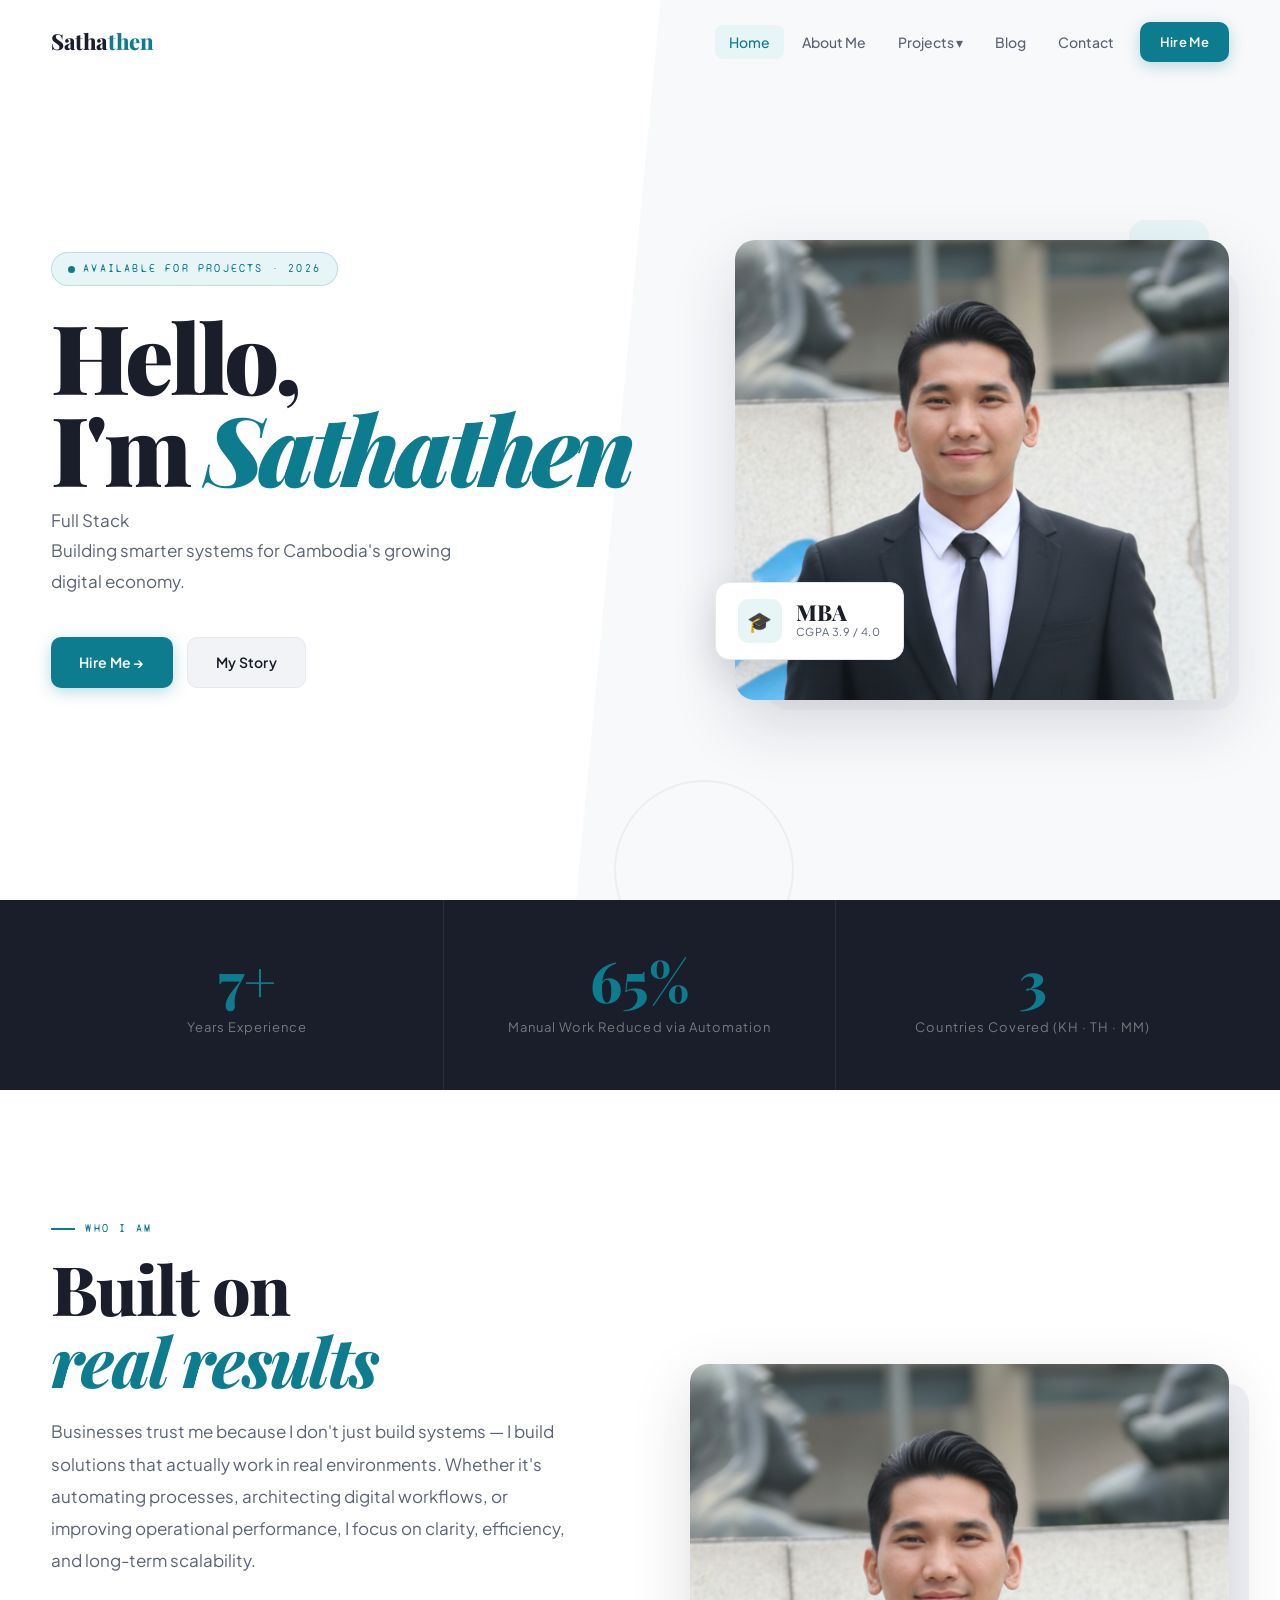
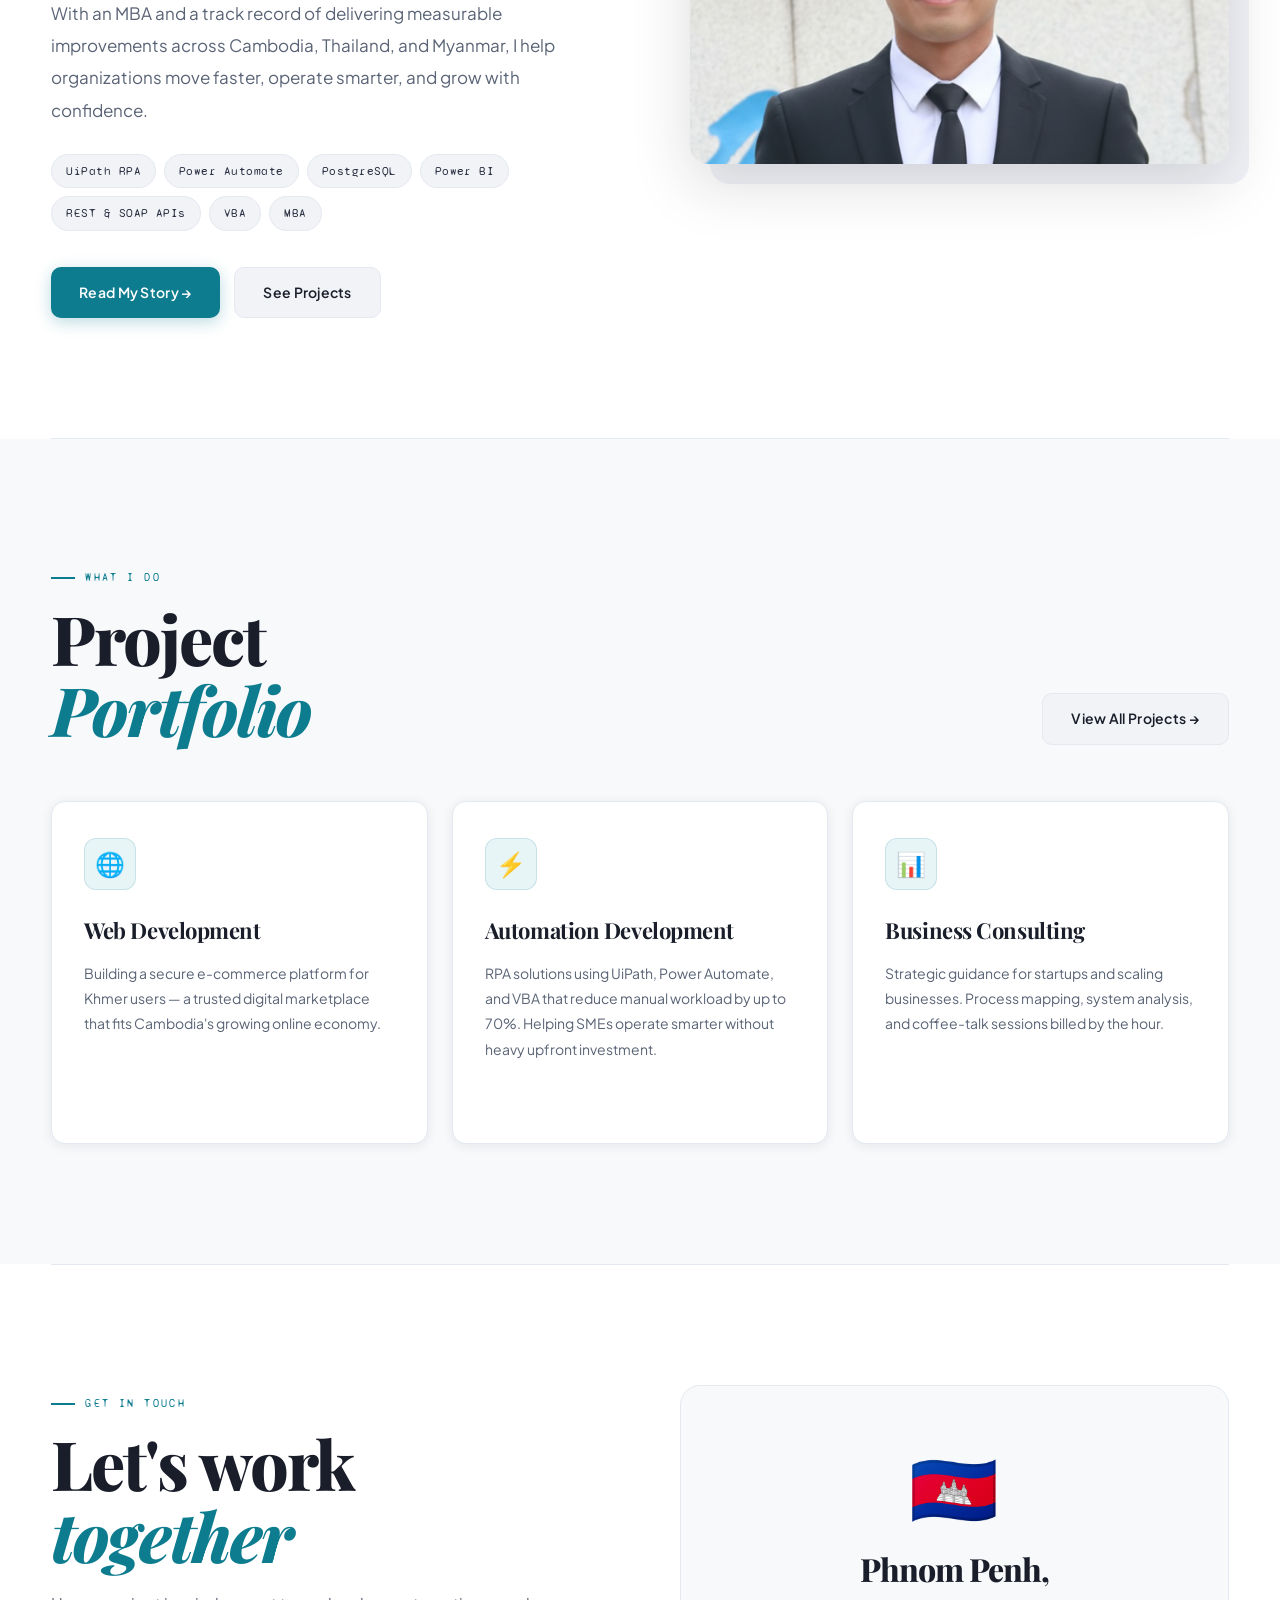
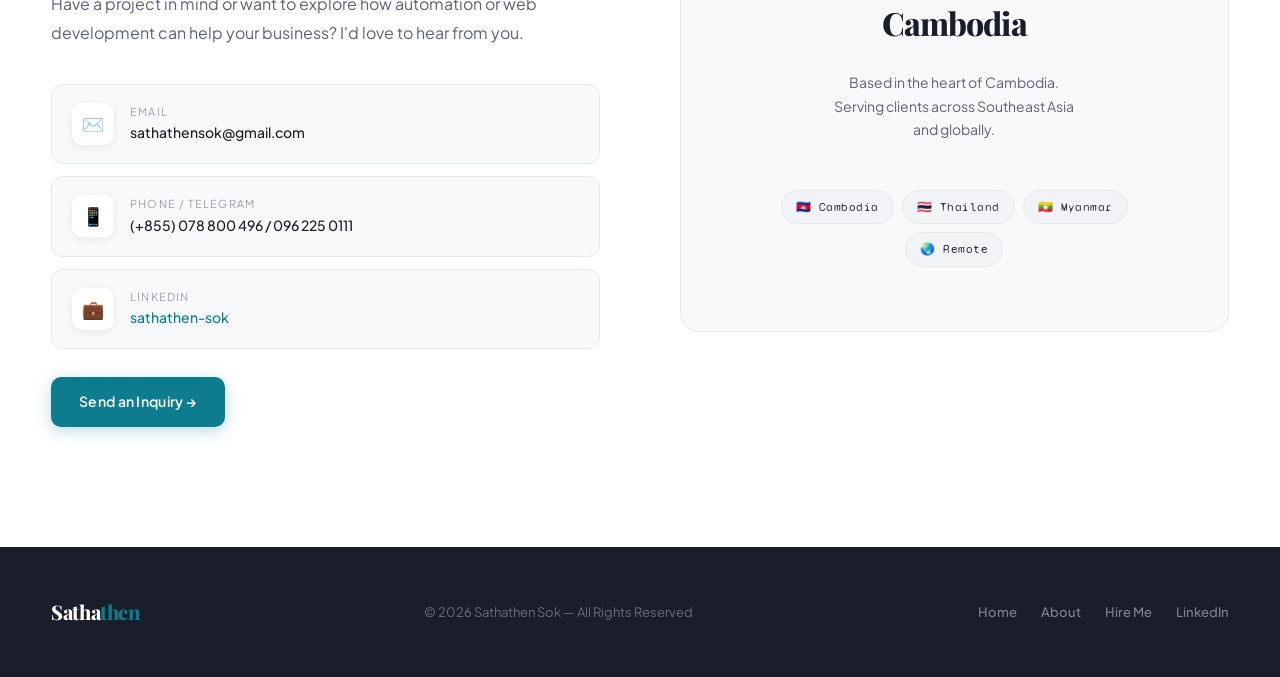
<file: index.html>
<!DOCTYPE html>
<html lang="en">
<head>
  <meta charset="UTF-8">
  <meta name="viewport" content="width=device-width, initial-scale=1.0">
  <title>Sathathen — Developer & Consultant</title>
  <link rel="stylesheet" href="./Style.css">
</head>
<body>

  <header>
    <nav>
      <h1 class="logo">Satha<span>then</span></h1>
      <ul>
        <li><a href="./index.html" class="active">Home</a></li>
        <li><a href="./aboutme.html">About Me</a></li>
        <li class="dropdown">
          <a href="#">Projects ▾</a>
          <div class="dropdown-content">
            <a href="./fullstack.html">Full Stack Web Developer</a>
            <a href="./automation.html">Automation Developer</a>
            <a href="./businessanalysis.html">Business & Process Analysis</a>
          </div>
        </li>
        <li><a href="./blog.html">Blog</a></li>
        <li><a href="#contact">Contact</a></li>
        <li><a href="./hireme.html" class="btn" style="padding:9px 20px;font-size:13px;margin-left:8px;">Hire Me</a></li>
      </ul>
      <button class="hamburger" aria-label="Open menu">
        <span></span><span></span><span></span>
      </button>
    </nav>
  </header>

  <div class="mobile-menu">
    <span class="mobile-close">✕</span>
    <a href="./index.html">Home</a>
    <a href="./aboutme.html">About Me</a>
    <a href="./automation.html">Projects</a>
    <a href="./blog.html">Blog</a>
    <a href="#contact">Contact</a>
    <a href="./hireme.html">Hire Me</a>
  </div>

  <!-- ── HERO ───────────────────────────────────────── -->
  <section id="home" class="hero">
    <div class="hero-inner">

      <div class="hero-content">
        <div class="hero-eyebrow">Available for projects · 2026</div>
        <h1>Hello,<br>I'm <em>Sathathen</em></h1>
        <p class="hero-sub">
          <span data-typing='["Full Stack Developer","Automation Engineer","Business Consultant","MBA Graduate"]'>Full Stack Developer</span>
          <br>Building smarter systems for Cambodia's growing digital economy.
        </p>
        <div class="hero-actions">
          <a href="./hireme.html" class="btn">Hire Me →</a>
          <a href="./aboutme.html" class="btn-ghost">My Story</a>
        </div>
      </div>

      <div class="hero-image-side">
        <img src="./Image/Profile Picture.png" alt="Sathathen" class="hero-img">
        <div class="hero-badge">
          <div class="hero-badge-icon">🎓</div>
          <div>
            <div class="hero-badge-num">MBA</div>
            <div class="hero-badge-label">CGPA 3.9 / 4.0</div>
          </div>
        </div>
      </div>

    </div>
  </section>

  <!-- ── STATS ──────────────────────────────────────── -->
  <div class="stats-strip">
    <div class="stats-inner">
      <div class="stat-box fade-up">
        <div class="stat-num"><span data-count="8" data-suffix="+">5+</span></div>
        <div class="stat-label">Years Experience</div>
      </div>
      <div class="stat-box fade-up">
        <div class="stat-num"><span data-count="70" data-suffix="%">70%</span></div>
        <div class="stat-label">Manual Work Reduced via Automation</div>
      </div>
      <div class="stat-box fade-up">
        <div class="stat-num"><span data-count="4">3</span></div>
        <div class="stat-label">Countries Covered (KH · TH · MM)</div>
      </div>
    </div>
  </div>

  <!-- ── ABOUT ──────────────────────────────────────── -->
  <section id="about" class="about-home">
    <div class="about-home-inner">

      <div class="about-home-text fade-up">
        <div class="section-label">Who I Am</div>
        <h2 class="section-title">Built on<br><em>real results</em></h2>
        <p style="margin-top:20px;">
          Businesses trust me because I don't just build systems — I build solutions that actually
          work in real environments. Whether it's automating processes, architecting digital
          workflows, or improving operational performance, I focus on clarity, efficiency,
          and long-term scalability.
        </p>
        <p>
          With an MBA and a track record of delivering measurable improvements across Cambodia,
          Thailand, and Myanmar, I help organizations move faster, operate smarter,
          and grow with confidence.
        </p>
        <div class="tag-row">
          <span class="tag">UiPath RPA</span>
          <span class="tag">Power Automate</span>
          <span class="tag">PostgreSQL</span>
          <span class="tag">Power BI</span>
          <span class="tag">REST & SOAP APIs</span>
          <span class="tag">VBA</span>
          <span class="tag">MBA</span>
        </div>
        <div style="margin-top:36px; display:flex; gap:14px;">
          <a href="./aboutme.html" class="btn">Read My Story →</a>
          <a href="./automation.html" class="btn-ghost">See Projects</a>
        </div>
      </div>

      <div class="about-home-image fade-in">
        <img src="./Image/Profile Picture.png" alt="Sathathen">
      </div>

    </div>
  </section>

  <div class="divider"></div>

  <!-- ── PROJECTS ───────────────────────────────────── -->
  <section id="projects" class="projects-home">
    <div class="projects-home-inner">
      <div class="projects-header">
        <div>
          <div class="section-label fade-up">What I Do</div>
          <h2 class="section-title fade-up">Project<br><em>Portfolio</em></h2>
        </div>
        <a href="./automation.html" class="btn-ghost fade-up">View All Projects →</a>
      </div>

      <div class="projects-grid">
        <div class="project-card fade-up">
          <div class="card-icon">🌐</div>
          <h3>Web Development</h3>
          <p>Building a secure e-commerce platform for Khmer users — a trusted digital marketplace
          that fits Cambodia's growing online economy.</p>
          <a href="./fullstack.html" class="card-link">View Projects →</a>
        </div>

        <div class="project-card fade-up">
          <div class="card-icon">⚡</div>
          <h3>Automation Development</h3>
          <p>RPA solutions using UiPath, Power Automate, and VBA that reduce manual workload by up
          to 70%. Helping SMEs operate smarter without heavy upfront investment.</p>
          <a href="./automation.html" class="card-link">View Projects →</a>
        </div>

        <div class="project-card fade-up">
          <div class="card-icon">📊</div>
          <h3>Business Consulting</h3>
          <p>Strategic guidance for startups and scaling businesses. Process mapping, system
          analysis, and coffee-talk sessions billed by the hour.</p>
          <a href="./businessanalysis.html" class="card-link">View Projects →</a>
        </div>
      </div>
    </div>
  </section>

  <div class="divider"></div>

  <!-- ── CONTACT ────────────────────────────────────── -->
  <section id="contact" class="contact-home">
    <div class="contact-home-inner">

      <div class="contact-info fade-up">
        <div class="section-label">Get In Touch</div>
        <h2 class="section-title">Let's work<br><em>together</em></h2>
        <p style="margin-top:20px;">
          Have a project in mind or want to explore how automation or web development
          can help your business? I'd love to hear from you.
        </p>

        <div class="contact-item">
          <div class="contact-item-icon">✉️</div>
          <div>
            <div class="contact-item-label">Email</div>
            <div class="contact-item-value">sathathensok@gmail.com</div>
          </div>
        </div>
        <div class="contact-item">
          <div class="contact-item-icon">📱</div>
          <div>
            <div class="contact-item-label">Phone / Telegram</div>
            <div class="contact-item-value">(+855) 078 800 496 / 096 225 0111</div>
          </div>
        </div>
        <div class="contact-item">
          <div class="contact-item-icon">💼</div>
          <div>
            <div class="contact-item-label">LinkedIn</div>
            <div class="contact-item-value">
              <a href="https://www.linkedin.com/in/sathathen-sok-219b62143/"
                 style="color:var(--accent);">sathathen-sok</a>
            </div>
          </div>
        </div>
        <div style="margin-top:28px;">
          <a href="./hireme.html" class="btn">Send an Inquiry →</a>
        </div>
      </div>

      <div class="contact-box fade-in">
        <div class="contact-box-flag">🇰🇭</div>
        <h3>Phnom Penh,<br>Cambodia</h3>
        <p>Based in the heart of Cambodia. Serving clients across Southeast Asia and globally.</p>
        <div class="tag-row" style="justify-content:center;">
          <span class="tag">🇰🇭 Cambodia</span>
          <span class="tag">🇹🇭 Thailand</span>
          <span class="tag">🇲🇲 Myanmar</span>
          <span class="tag">🌏 Remote</span>
        </div>
      </div>

    </div>
  </section>

  <footer>
    <div class="footer-inner">
      <div class="footer-logo">Satha<span>then</span></div>
      <p class="footer-copy">© 2026 Sathathen Sok — All Rights Reserved</p>
      <div class="footer-links">
        <a href="./index.html">Home</a>
        <a href="./aboutme.html">About</a>
        <a href="./hireme.html">Hire Me</a>
        <a href="https://www.linkedin.com/in/sathathen-sok-219b62143/">LinkedIn</a>
      </div>
    </div>
  </footer>

  <script src="./main.js"></script>
</body>
</html>
</file>
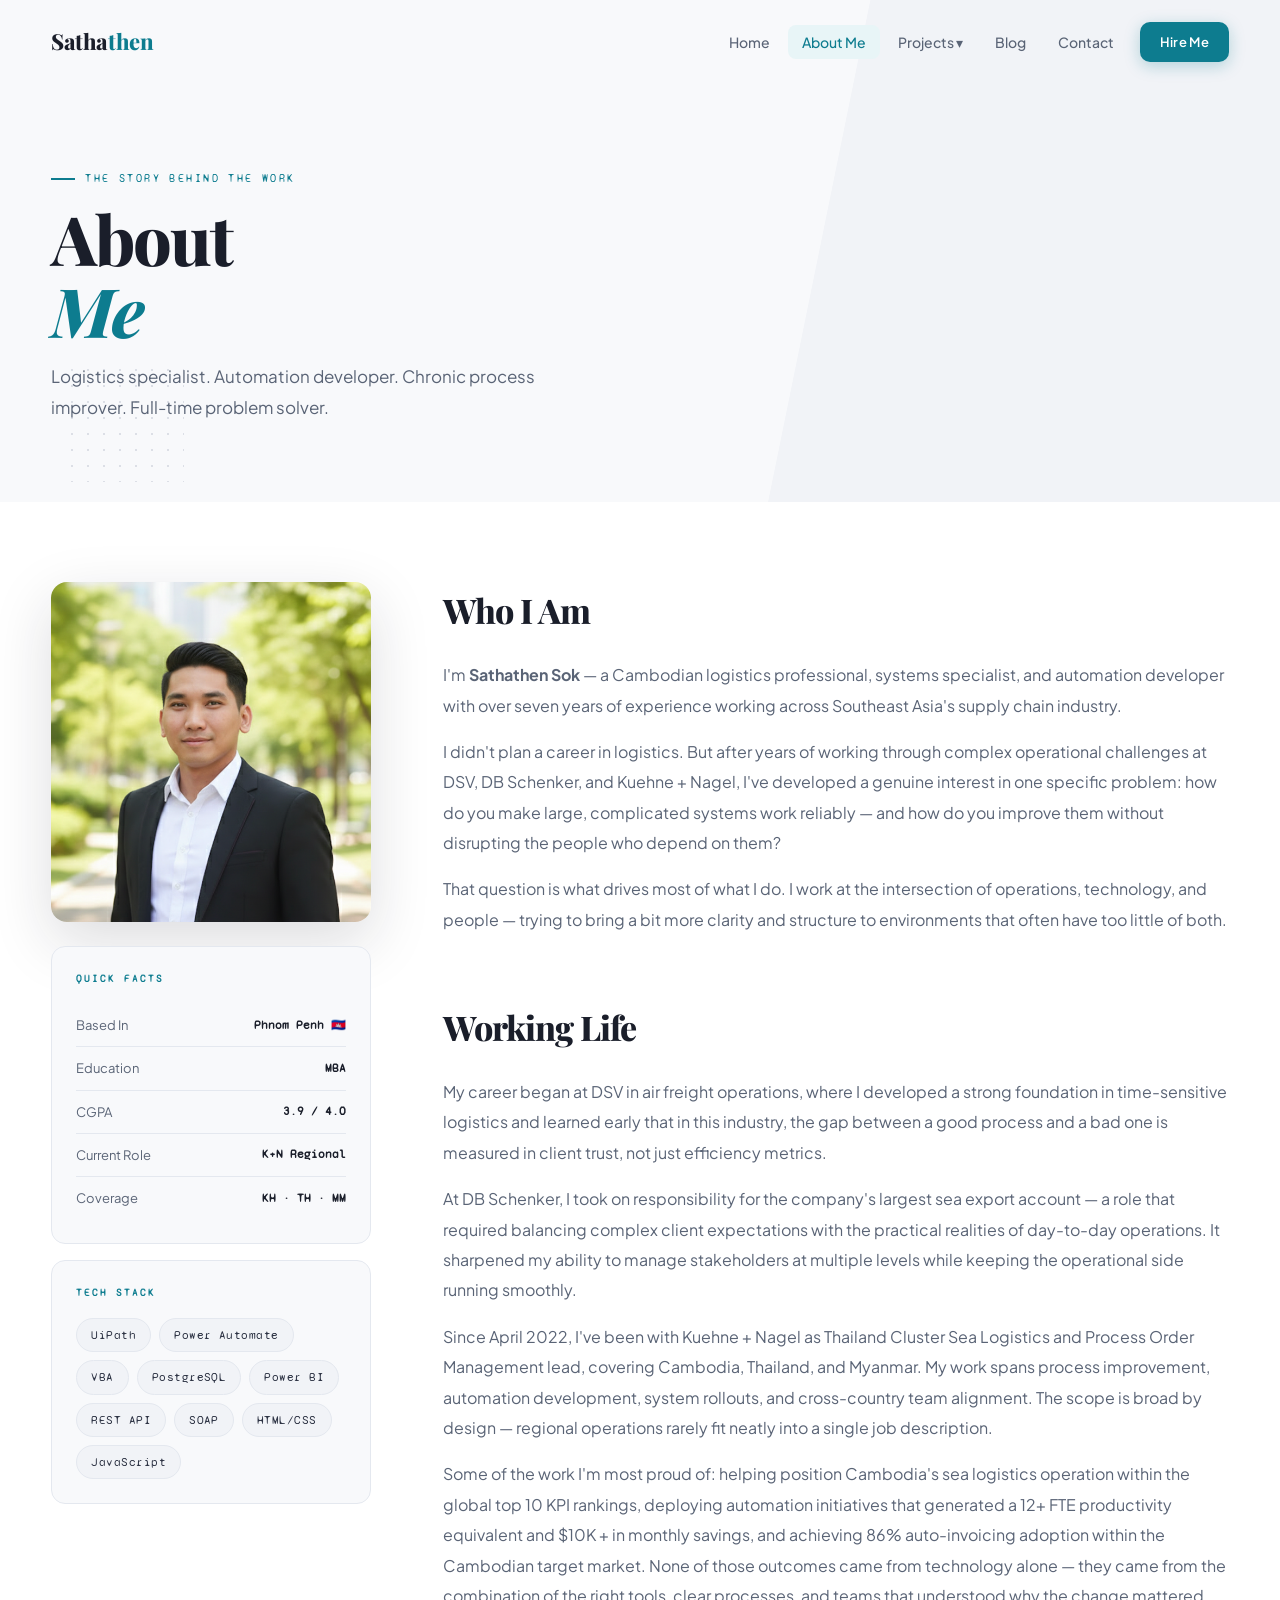
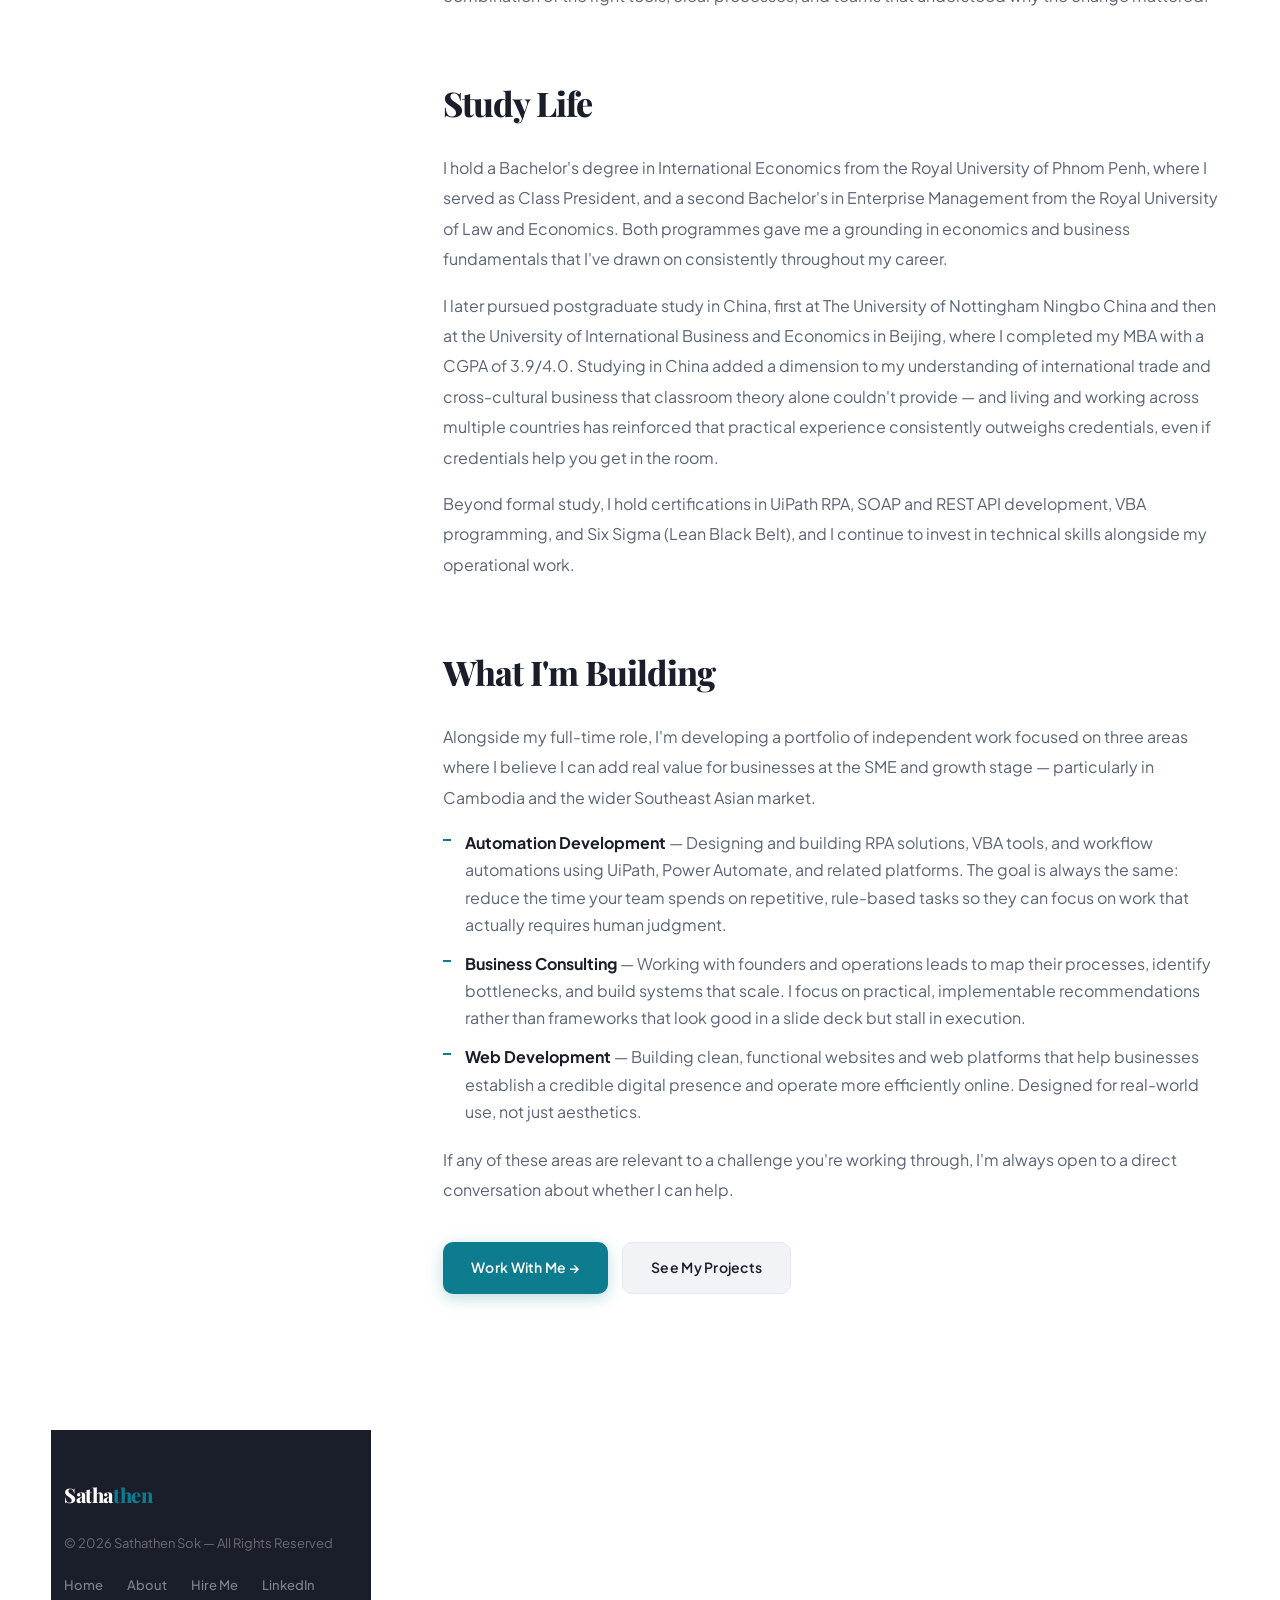
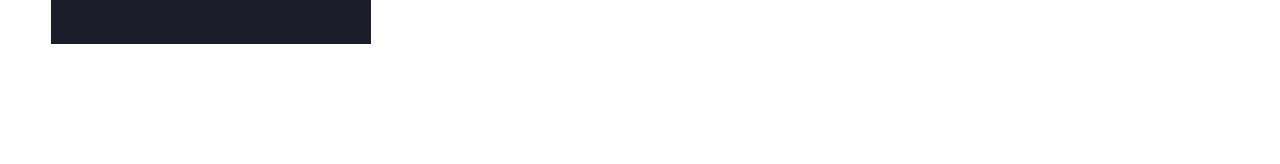
<file: aboutme.html>
<!DOCTYPE html>
<html lang="en">
<head>
  <meta charset="UTF-8">
  <meta name="viewport" content="width=device-width, initial-scale=1.0">
  <title>About Me — Sathathen</title>
  <link rel="stylesheet" href="./Style.css">
</head>
<body>

  <header>
    <nav>
      <h1 class="logo">Satha<span>then</span></h1>
      <ul>
        <li><a href="./index.html">Home</a></li>
        <li><a href="./aboutme.html" class="active">About Me</a></li>
        <li class="dropdown">
          <a href="#">Projects ▾</a>
          <div class="dropdown-content">
            <a href="./fullstack.html">Full Stack Web Developer</a>
            <a href="./automation.html">Automation Developer</a>
            <a href="./businessanalysis.html">Business & Process Analysis</a>
          </div>
        </li>
        <li><a href="./blog.html">Blog</a></li>
        <li><a href="./index.html#contact">Contact</a></li>
        <li><a href="./hireme.html" class="btn" style="padding:9px 20px;font-size:13px;margin-left:8px;">Hire Me</a></li>
      </ul>
      <button class="hamburger"><span></span><span></span><span></span></button>
    </nav>
  </header>

  <div class="mobile-menu">
    <span class="mobile-close">✕</span>
    <a href="./index.html">Home</a>
    <a href="./aboutme.html">About Me</a>
    <a href="./automation.html">Projects</a>
    <a href="./blog.html">Blog</a>
    <a href="./index.html#contact">Contact</a>
    <a href="./hireme.html">Hire Me</a>
  </div>

  <div class="page-hero">
    <div class="page-hero-inner fade-up">
      <div class="section-label">The Story Behind the Work</div>
      <h1 class="section-title">About<br><em>Me</em></h1>
      <p class="section-desc">
       Logistics specialist. Automation developer. Chronic process improver. Full-time problem solver.
      </p>
    </div>
  </div>

  <div class="about-full-layout">

    <!-- Sidebar -->
    <aside class="sidebar fade-in">
      <img src="./Image/Aboutme.png" alt="Sathathen" class="sidebar-img">

      <div class="sidebar-card">
        <h4>Quick Facts</h4>
        <div class="sidebar-row"><span>Based In</span><span>Phnom Penh 🇰🇭</span></div>
        <div class="sidebar-row"><span>Education</span><span>MBA</span></div>
        <div class="sidebar-row"><span>CGPA</span><span>3.9 / 4.0</span></div>
        <div class="sidebar-row"><span>Current Role</span><span>K+N Regional</span></div>
        <div class="sidebar-row"><span>Coverage</span><span>KH · TH · MM</span></div>
      </div>

      <div class="sidebar-card" style="margin-top:16px;">
        <h4>Tech Stack</h4>
        <div class="tag-row" style="margin-top:0;">
          <span class="tag">UiPath</span>
          <span class="tag">Power Automate</span>
          <span class="tag">VBA</span>
          <span class="tag">PostgreSQL</span>
          <span class="tag">Power BI</span>
          <span class="tag">REST API</span>
          <span class="tag">SOAP</span>
          <span class="tag">HTML/CSS</span>
          <span class="tag">JavaScript</span>
        </div>
      </div>
    </aside>

    <!-- Content -->
    <main>

      <div class="content-block fade-up">
        <h3>Who I Am</h3>
        <p>
          I'm <strong>Sathathen Sok</strong> — a Cambodian logistics professional, systems specialist,
          and automation developer with over seven years of experience working across Southeast Asia's
          supply chain industry.
        </p>
        <p>
          I didn't plan a career in logistics. But after years of working through complex operational
          challenges at DSV, DB Schenker, and Kuehne + Nagel, I've developed a genuine interest in
          one specific problem: how do you make large, complicated systems work reliably — and how do
          you improve them without disrupting the people who depend on them?
        </p>
        <p>
          That question is what drives most of what I do. I work at the intersection of operations,
          technology, and people — trying to bring a bit more clarity and structure to environments
          that often have too little of both.
        </p>
      </div>

      <div class="content-block fade-up">
        <h3>Working Life</h3>
        <p>
          My career began at DSV in air freight operations, where I developed a strong foundation
          in time-sensitive logistics and learned early that in this industry, the gap between a
          good process and a bad one is measured in client trust, not just efficiency metrics.
        </p>
        <p>
          At DB Schenker, I took on responsibility for the company's largest sea export account —
          a role that required balancing complex client expectations with the practical realities
          of day-to-day operations. It sharpened my ability to manage stakeholders at multiple levels
          while keeping the operational side running smoothly.
        </p>
        <p>
          Since April 2022, I've been with Kuehne + Nagel as Thailand Cluster Sea Logistics and
          Process Order Management lead, covering Cambodia, Thailand, and Myanmar. My work spans
          process improvement, automation development, system rollouts, and cross-country team alignment.
          The scope is broad by design — regional operations rarely fit neatly into a single job description.
        </p>
        <p>
          Some of the work I'm most proud of: helping position Cambodia's sea logistics operation
          within the global top 10 KPI rankings, deploying automation initiatives that generated
          a 12+ FTE productivity equivalent and $10K + in monthly savings, and achieving 86%
          auto-invoicing adoption within the Cambodian target market. None of those outcomes
          came from technology alone — they came from the combination of the right tools,
          clear processes, and teams that understood why the change mattered.
        </p>
      </div>

      <div class="content-block fade-up">
        <h3>Study Life</h3>
        <p>
          I hold a Bachelor's degree in International Economics from the Royal University of Phnom Penh,
          where I served as Class President, and a second Bachelor's in Enterprise Management from
          the Royal University of Law and Economics. Both programmes gave me a grounding in economics
          and business fundamentals that I've drawn on consistently throughout my career.
        </p>
        <p>
          I later pursued postgraduate study in China, first at The University of Nottingham Ningbo China
          and then at the University of International Business and Economics in Beijing, where I completed
          my MBA with a CGPA of 3.9/4.0. Studying in China added a dimension to my understanding of
          international trade and cross-cultural business that classroom theory alone couldn't provide —
          and living and working across multiple countries has reinforced that practical experience
          consistently outweighs credentials, even if credentials help you get in the room.
        </p>
        <p>
          Beyond formal study, I hold certifications in UiPath RPA, SOAP and REST API development,
          VBA programming, and Six Sigma (Lean Black Belt), and I continue to invest in technical
          skills alongside my operational work.
        </p>
      </div>

      <div class="content-block fade-up">
        <h3>What I'm Building</h3>
        <p>
          Alongside my full-time role, I'm developing a portfolio of independent work focused on
          three areas where I believe I can add real value for businesses at the SME and growth stage —
          particularly in Cambodia and the wider Southeast Asian market.
        </p>
        <ul>
          <li>
            <strong>Automation Development</strong> — Designing and building RPA solutions, VBA tools,
            and workflow automations using UiPath, Power Automate, and related platforms. The goal is
            always the same: reduce the time your team spends on repetitive, rule-based tasks so they
            can focus on work that actually requires human judgment.
          </li>
          <li>
            <strong>Business Consulting</strong> — Working with founders and operations leads to map
            their processes, identify bottlenecks, and build systems that scale. I focus on practical,
            implementable recommendations rather than frameworks that look good in a slide deck
            but stall in execution.
          </li>
          <li>
            <strong>Web Development</strong> — Building clean, functional websites and web platforms
            that help businesses establish a credible digital presence and operate more efficiently online.
            Designed for real-world use, not just aesthetics.
          </li>
        </ul>
        <p style="margin-top:20px;">
          If any of these areas are relevant to a challenge you're working through,
          I'm always open to a direct conversation about whether I can help.
        </p>
        <div style="margin-top:36px; display:flex; gap:14px; flex-wrap:wrap;">
          <a href="./hireme.html" class="btn">Work With Me →</a>
          <a href="./automation.html" class="btn-ghost">See My Projects</a>
        </div>
      </div>

    </main>

  <footer>
    <div class="footer-inner">
      <div class="footer-logo">Satha<span>then</span></div>
      <p class="footer-copy">© 2026 Sathathen Sok — All Rights Reserved</p>
      <div class="footer-links">
        <a href="./index.html">Home</a>
        <a href="./aboutme.html">About</a>
        <a href="./hireme.html">Hire Me</a>
        <a href="https://www.linkedin.com/in/sathathen-sok-219b62143/">LinkedIn</a>
      </div>
    </div>
  </footer>

  <script src="./main.js"></script>
</body>
</html>
</file>
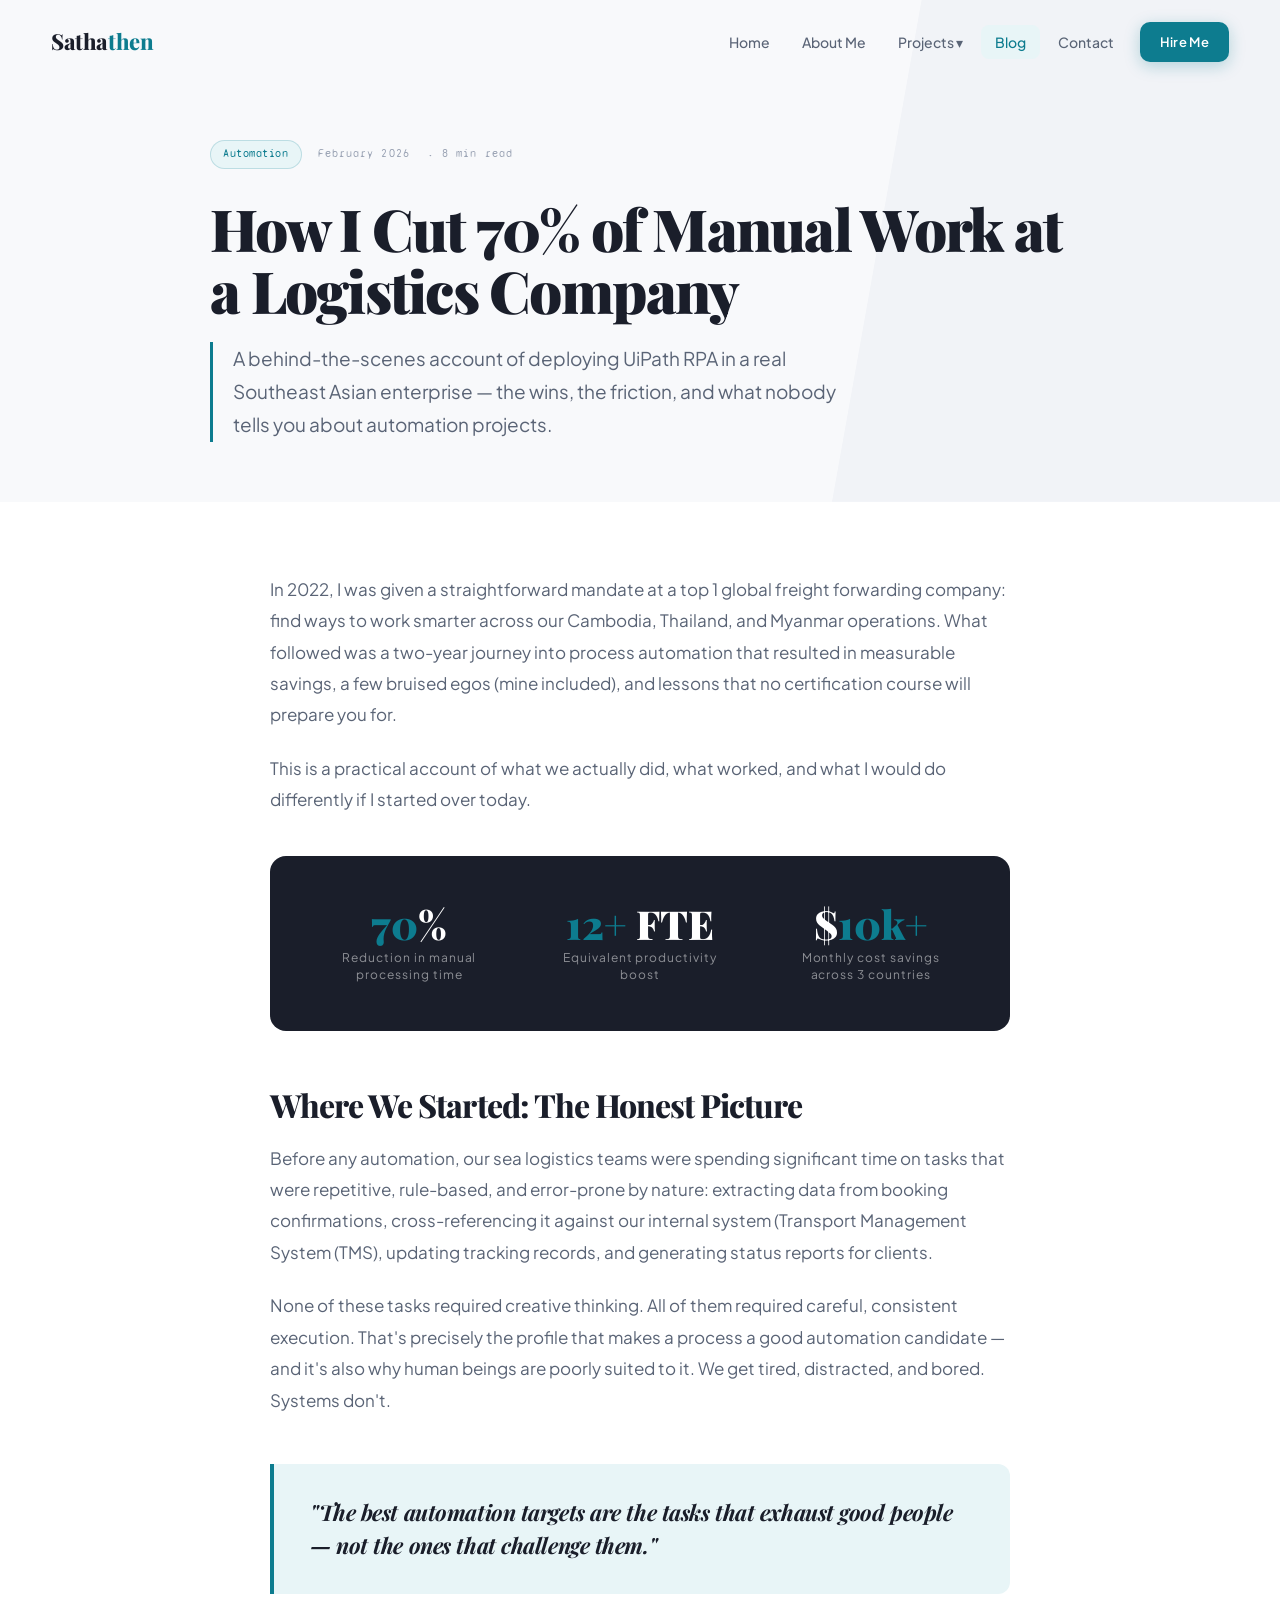
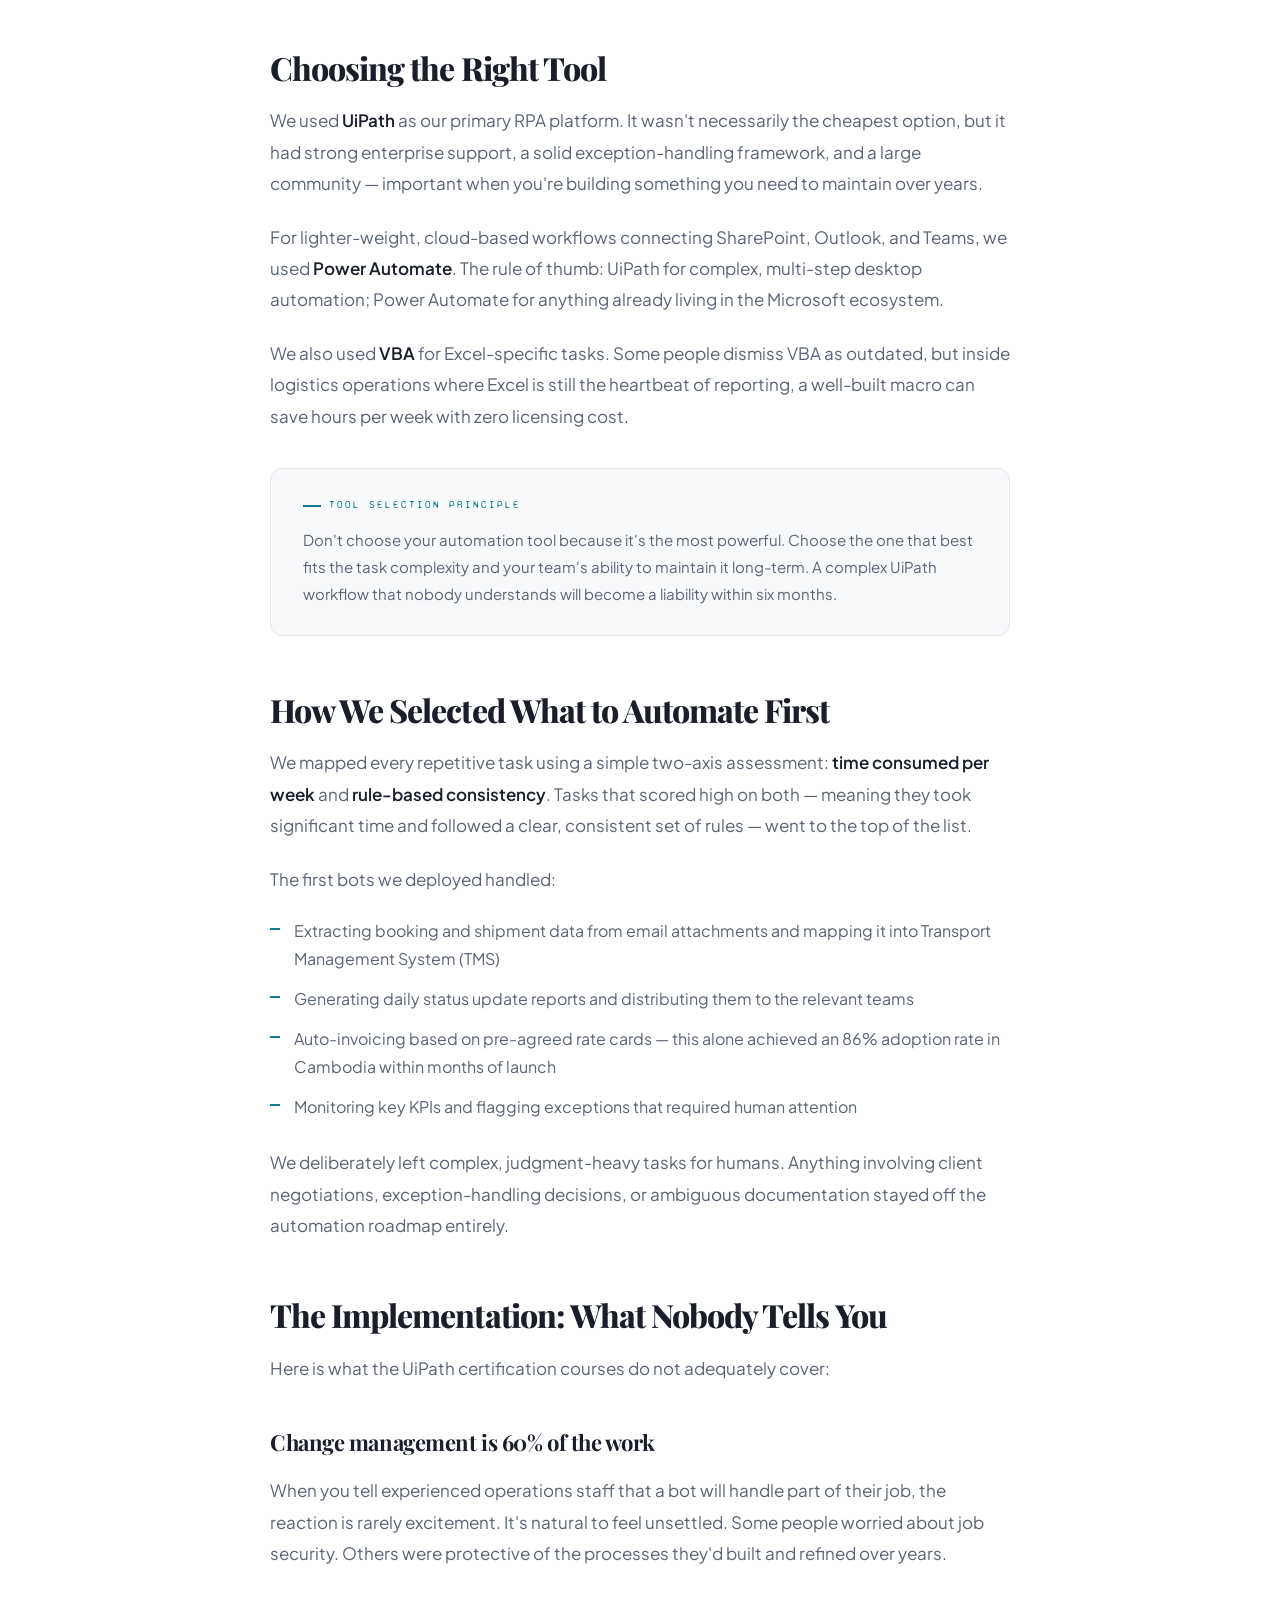
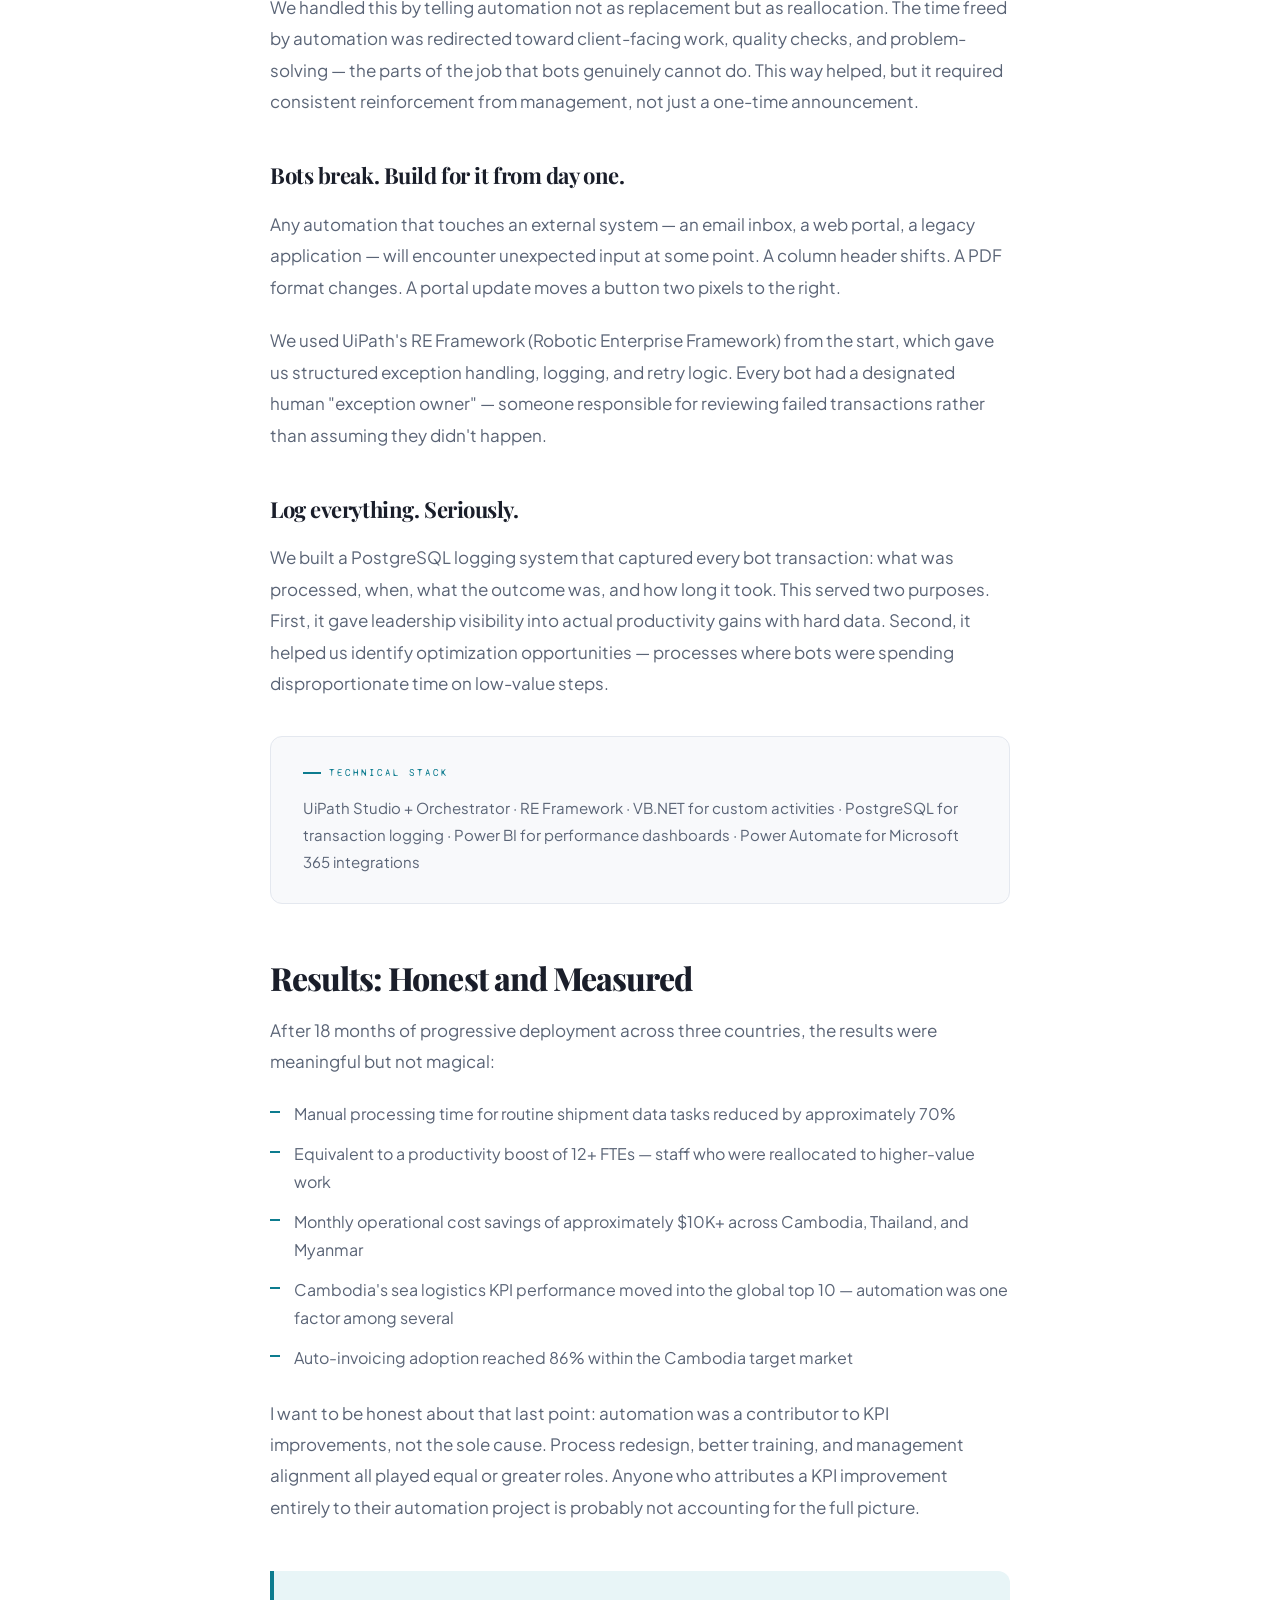
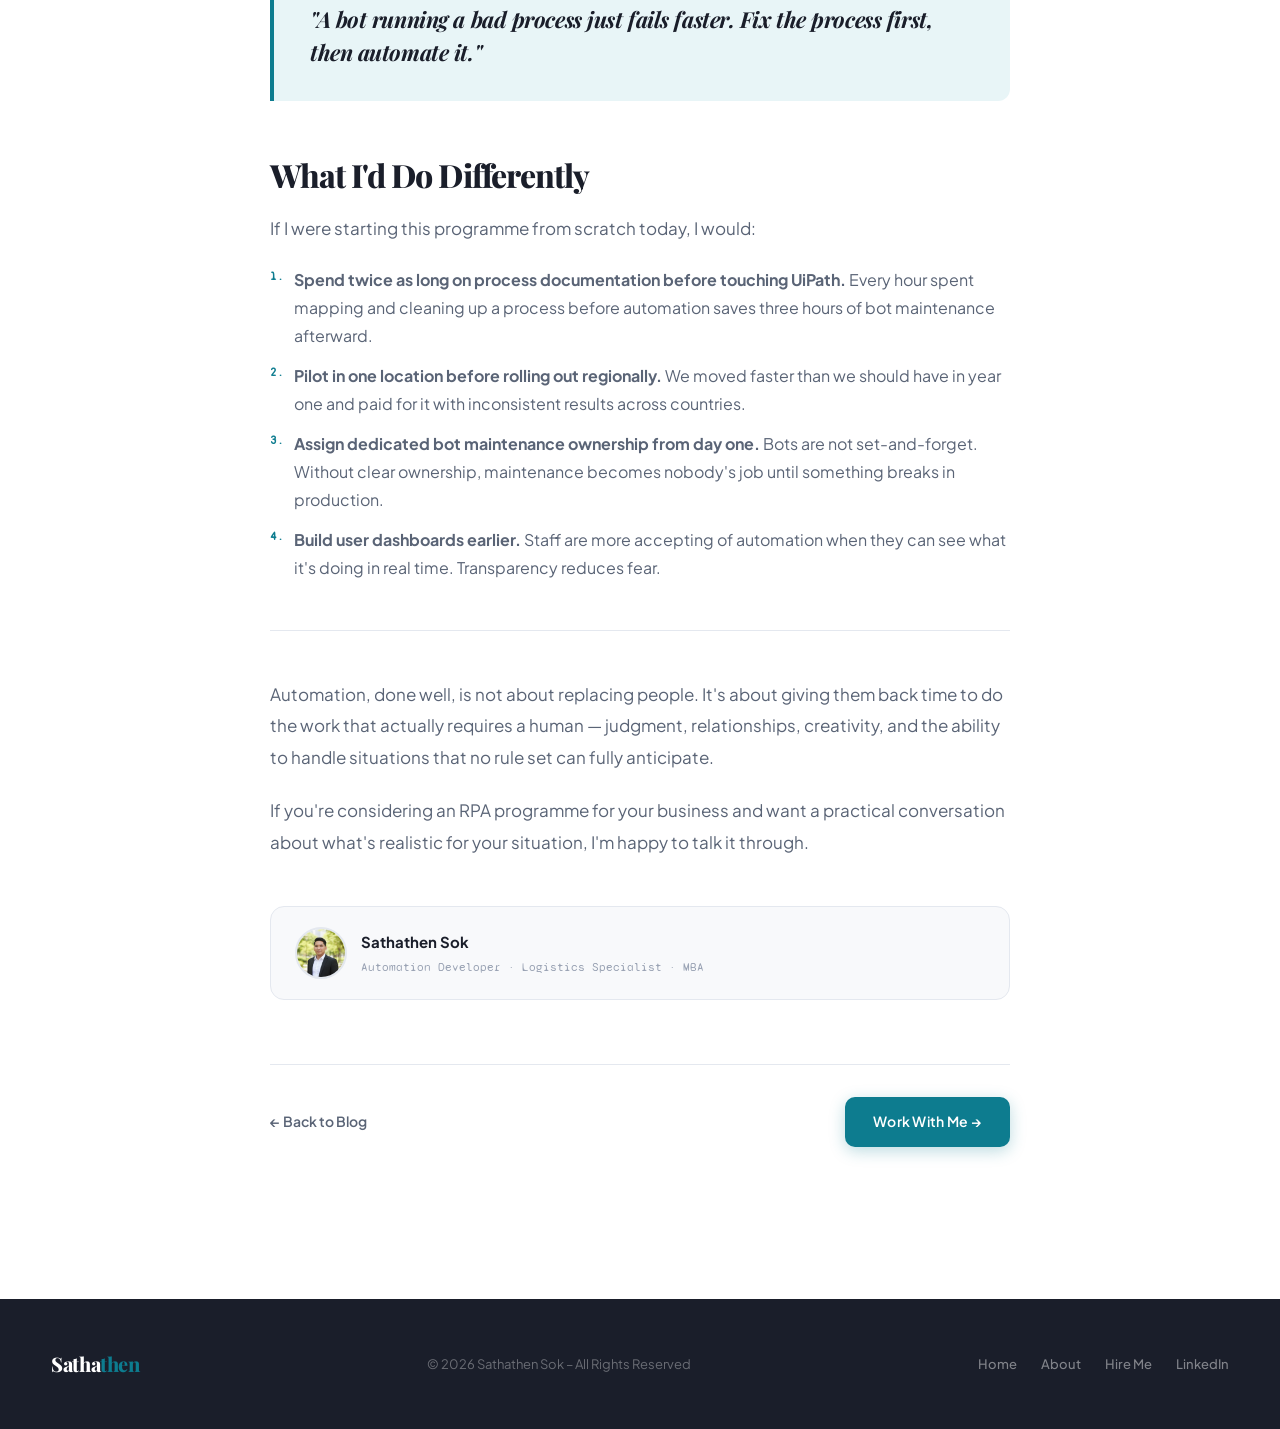
<file: blog-automation.html>
<!DOCTYPE html>
<html lang="en">
<head>
  <meta charset="UTF-8">
  <meta name="viewport" content="width=device-width, initial-scale=1.0">
  <title>How I Cut 70% of Manual Work at a Logistics Company – Sathathen</title>
  <link rel="stylesheet" href="./Style.css">
</head>
<body>

  <div id="reading-progress"></div>

  <header>
    <nav>
      <h1 class="logo">Satha<span>then</span></h1>
      <ul>
        <li><a href="./index.html">Home</a></li>
        <li><a href="./aboutme.html">About Me</a></li>
        <li class="dropdown">
          <a href="#">Projects ▾</a>
          <div class="dropdown-content">
            <a href="./fullstack.html">Full Stack Web Developer</a>
            <a href="./automation.html">Automation Developer</a>
            <a href="./businessanalysis.html">Business & Process Analysis</a>
          </div>
        </li>
        <li><a href="./blog.html" class="active">Blog</a></li>
        <li><a href="./index.html#contact">Contact</a></li>
        <li><a href="./hireme.html" class="btn" style="padding:9px 20px;font-size:13px;margin-left:8px;">Hire Me</a></li>
      </ul>
      <button class="hamburger"><span></span><span></span><span></span></button>
    </nav>
  </header>

  <div class="mobile-menu">
    <span class="mobile-close">✕</span>
    <a href="./index.html">Home</a>
    <a href="./aboutme.html">About Me</a>
    <a href="./automation.html">Projects</a>
    <a href="./blog.html">Blog</a>
    <a href="./index.html#contact">Contact</a>
    <a href="./hireme.html">Hire Me</a>
  </div>

  <div class="article-hero">
    <div class="article-hero-inner fade-up">
      <div class="article-hero-meta">
        <span class="blog-tag">Automation</span>
        <span class="article-date">February 2026</span>
        <span class="article-read-time">8 min read</span>
      </div>
      <h1>How I Cut 70% of Manual Work at a Logistics Company</h1>
      <p class="lead">
        A behind-the-scenes account of deploying UiPath RPA in a real Southeast Asian enterprise 
        — the wins, the friction, and what nobody tells you about automation projects.
      </p>
    </div>
  </div>

  <article class="article-body">

    <p>
      In 2022, I was given a straightforward mandate at a top 1 global freight forwarding company: find ways to work smarter 
      across our Cambodia, Thailand, and Myanmar operations. What followed was a two-year journey 
      into process automation that resulted in measurable savings, a few bruised egos (mine included), 
      and lessons that no certification course will prepare you for.
    </p>
    <p>
      This is a practical account of what we actually did, what worked, and what I would do 
      differently if I started over today.
    </p>

    <div class="stat-callout">
      <div class="stat-callout-item">
        <div class="stat-callout-num"><em>70</em>%</div>
        <div class="stat-callout-label">Reduction in manual processing time</div>
      </div>
      <div class="stat-callout-item">
        <div class="stat-callout-num"><em>12+</em> FTE</div>
        <div class="stat-callout-label">Equivalent productivity boost</div>
      </div>
      <div class="stat-callout-item">
        <div class="stat-callout-num">$<em>10k+</em></div>
        <div class="stat-callout-label">Monthly cost savings across 3 countries</div>
      </div>
    </div>

    <h2>Where We Started: The Honest Picture</h2>
    <p>
      Before any automation, our sea logistics teams were spending significant time on tasks that 
      were repetitive, rule-based, and error-prone by nature: extracting data from booking 
      confirmations, cross-referencing it against our internal system (Transport Management System (TMS), updating tracking 
      records, and generating status reports for clients.
    </p>
    <p>
      None of these tasks required creative thinking. All of them required careful, consistent 
      execution. That's precisely the profile that makes a process a good automation candidate — 
      and it's also why human beings are poorly suited to it. We get tired, distracted, and bored. 
      Systems don't.
    </p>

    <div class="pull-quote">
      <p>"The best automation targets are the tasks that exhaust good people — not the ones that challenge them."</p>
    </div>

    <h2>Choosing the Right Tool</h2>
    <p>
      We used <strong>UiPath</strong> as our primary RPA platform. It wasn't necessarily the cheapest 
      option, but it had strong enterprise support, a solid exception-handling framework, and a large 
      community — important when you're building something you need to maintain over years.
    </p>
    <p>
      For lighter-weight, cloud-based workflows connecting SharePoint, Outlook, and Teams, 
      we used <strong>Power Automate</strong>. The rule of thumb: UiPath for complex, 
      multi-step desktop automation; Power Automate for anything already living in the Microsoft ecosystem.
    </p>
    <p>
      We also used <strong>VBA</strong> for Excel-specific tasks. Some people dismiss VBA as outdated, 
      but inside logistics operations where Excel is still the heartbeat of reporting, a well-built 
      macro can save hours per week with zero licensing cost.
    </p>

    <div class="info-box">
      <div class="info-box-label">Tool Selection Principle</div>
      <p>
        Don't choose your automation tool because it's the most powerful. Choose the one that best 
        fits the task complexity and your team's ability to maintain it long-term. A complex UiPath 
        workflow that nobody understands will become a liability within six months.
      </p>
    </div>

    <h2>How We Selected What to Automate First</h2>
    <p>
      We mapped every repetitive task using a simple two-axis assessment: <strong>time consumed per 
      week</strong> and <strong>rule-based consistency</strong>. Tasks that scored high on both 
      — meaning they took significant time and followed a clear, consistent set of rules — went to 
      the top of the list.
    </p>
    <p>
      The first bots we deployed handled:
    </p>
    <ul>
      <li>Extracting booking and shipment data from email attachments and mapping it into Transport Management System (TMS)</li>
      <li>Generating daily status update reports and distributing them to the relevant teams</li>
      <li>Auto-invoicing based on pre-agreed rate cards — this alone achieved an 86% adoption rate in Cambodia within months of launch</li>
      <li>Monitoring key KPIs and flagging exceptions that required human attention</li>
    </ul>
    <p>
      We deliberately left complex, judgment-heavy tasks for humans. Anything involving client 
      negotiations, exception-handling decisions, or ambiguous documentation stayed off the 
      automation roadmap entirely.
    </p>

    <h2>The Implementation: What Nobody Tells You</h2>
    <p>
      Here is what the UiPath certification courses do not adequately cover:
    </p>

    <h3>Change management is 60% of the work</h3>
    <p>
      When you tell experienced operations staff that a bot will handle part of their job, 
      the reaction is rarely excitement. It's natural to feel unsettled. Some people worried 
      about job security. Others were protective of the processes they'd built and refined 
      over years.
    </p>
    <p>
      We handled this by telling automation not as replacement but as reallocation. The time 
      freed by automation was redirected toward client-facing work, quality checks, and problem-solving 
      — the parts of the job that bots genuinely cannot do. This way helped, but it required 
      consistent reinforcement from management, not just a one-time announcement.
    </p>

    <h3>Bots break. Build for it from day one.</h3>
    <p>
      Any automation that touches an external system — an email inbox, a web portal, a legacy 
      application — will encounter unexpected input at some point. A column header shifts. 
      A PDF format changes. A portal update moves a button two pixels to the right.
    </p>
    <p>
      We used UiPath's RE Framework (Robotic Enterprise Framework) from the start, which gave us 
      structured exception handling, logging, and retry logic. Every bot had a designated human 
      "exception owner" — someone responsible for reviewing failed transactions rather than 
      assuming they didn't happen.
    </p>

    <h3>Log everything. Seriously.</h3>
    <p>
      We built a PostgreSQL logging system that captured every bot transaction: what was processed, 
      when, what the outcome was, and how long it took. This served two purposes. First, it gave 
      leadership visibility into actual productivity gains with hard data. Second, it helped us 
      identify optimization opportunities — processes where bots were spending disproportionate 
      time on low-value steps.
    </p>

    <div class="info-box">
      <div class="info-box-label">Technical Stack</div>
      <p>
        UiPath Studio + Orchestrator · RE Framework · VB.NET for custom activities · 
        PostgreSQL for transaction logging · Power BI for performance dashboards · 
        Power Automate for Microsoft 365 integrations
      </p>
    </div>

    <h2>Results: Honest and Measured</h2>
    <p>
      After 18 months of progressive deployment across three countries, the results were 
      meaningful but not magical:
    </p>
    <ul>
      <li>Manual processing time for routine shipment data tasks reduced by approximately 70%</li>
      <li>Equivalent to a productivity boost of 12+ FTEs — staff who were reallocated to higher-value work</li>
      <li>Monthly operational cost savings of approximately $10K+ across Cambodia, Thailand, and Myanmar</li>
      <li>Cambodia's sea logistics KPI performance moved into the global top 10 — automation was one factor among several</li>
      <li>Auto-invoicing adoption reached 86% within the Cambodia target market</li>
    </ul>
    <p>
      I want to be honest about that last point: automation was a contributor to KPI improvements, 
      not the sole cause. Process redesign, better training, and management alignment all played 
      equal or greater roles. Anyone who attributes a KPI improvement entirely to their automation 
      project is probably not accounting for the full picture.
    </p>

    <div class="pull-quote">
      <p>"A bot running a bad process just fails faster. Fix the process first, then automate it."</p>
    </div>

    <h2>What I'd Do Differently</h2>
    <p>
      If I were starting this programme from scratch today, I would:
    </p>
    <ol>
      <li><strong>Spend twice as long on process documentation before touching UiPath.</strong> Every hour spent mapping and cleaning up a process before automation saves three hours of bot maintenance afterward.</li>
      <li><strong>Pilot in one location before rolling out regionally.</strong> We moved faster than we should have in year one and paid for it with inconsistent results across countries.</li>
      <li><strong>Assign dedicated bot maintenance ownership from day one.</strong> Bots are not set-and-forget. Without clear ownership, maintenance becomes nobody's job until something breaks in production.</li>
      <li><strong>Build user dashboards earlier.</strong> Staff are more accepting of automation when they can see what it's doing in real time. Transparency reduces fear.</li>
    </ol>

    <div class="article-divider"></div>

    <p>
      Automation, done well, is not about replacing people. It's about giving them back time to 
      do the work that actually requires a human — judgment, relationships, creativity, and the 
      ability to handle situations that no rule set can fully anticipate.
    </p>
    <p>
      If you're considering an RPA programme for your business and want a practical conversation 
      about what's realistic for your situation, I'm happy to talk it through.
    </p>

    <div class="article-author">
      <div class="article-author-avatar">
        <img src="./Image/Aboutme.png" alt="Sathathen Sok">
      </div>
      <div>
        <div class="article-author-name">Sathathen Sok</div>
        <div class="article-author-title">Automation Developer · Logistics Specialist · MBA</div>
      </div>
    </div>

    <div class="article-nav">
      <a href="./blog.html" class="article-nav-back">← Back to Blog</a>
      <a href="./hireme.html" class="btn">Work With Me →</a>
    </div>

  </article>

  <footer>
    <div class="footer-inner">
      <div class="footer-logo">Satha<span>then</span></div>
      <p class="footer-copy">© 2026 Sathathen Sok – All Rights Reserved</p>
      <div class="footer-links">
        <a href="./index.html">Home</a>
        <a href="./aboutme.html">About</a>
        <a href="./hireme.html">Hire Me</a>
        <a href="https://www.linkedin.com/in/sathathen-sok-219b62143/">LinkedIn</a>
      </div>
    </div>
  </footer>

  <script src="./main.js"></script>
</body>
</html>
</file>
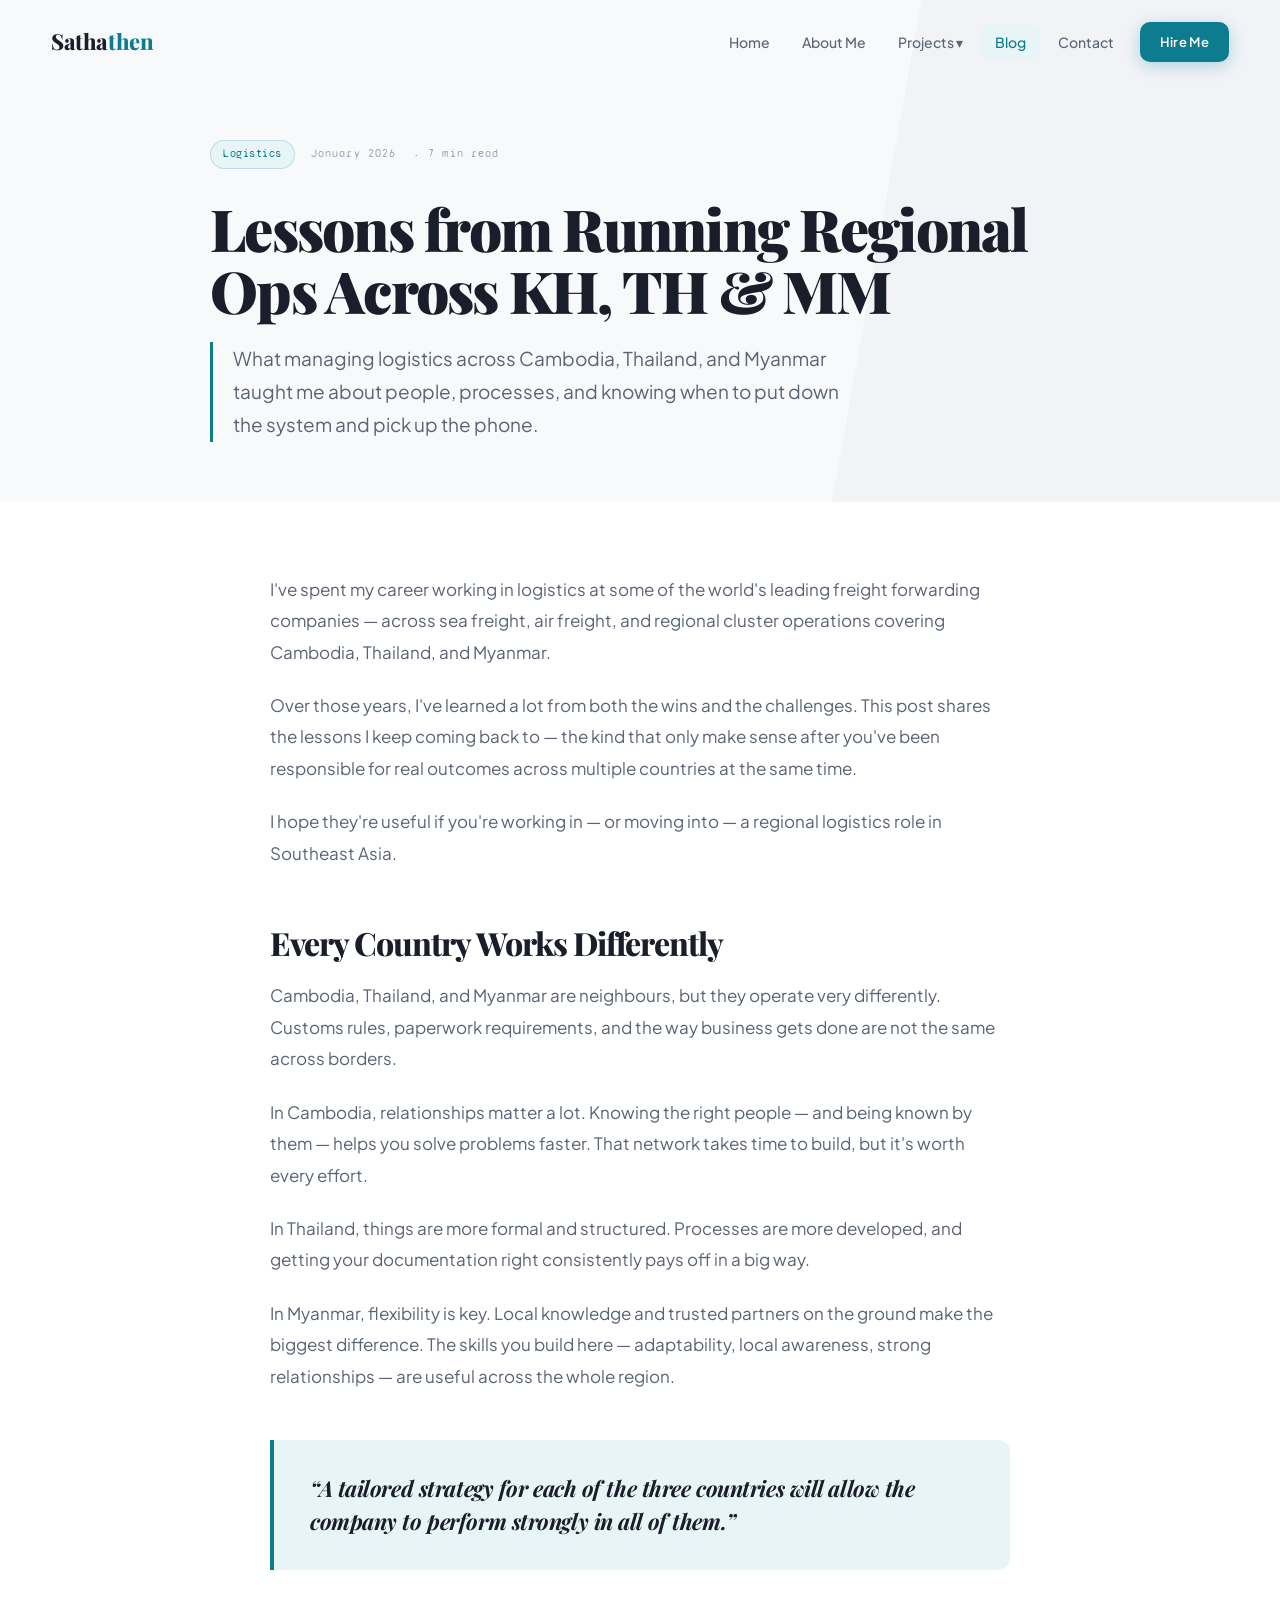
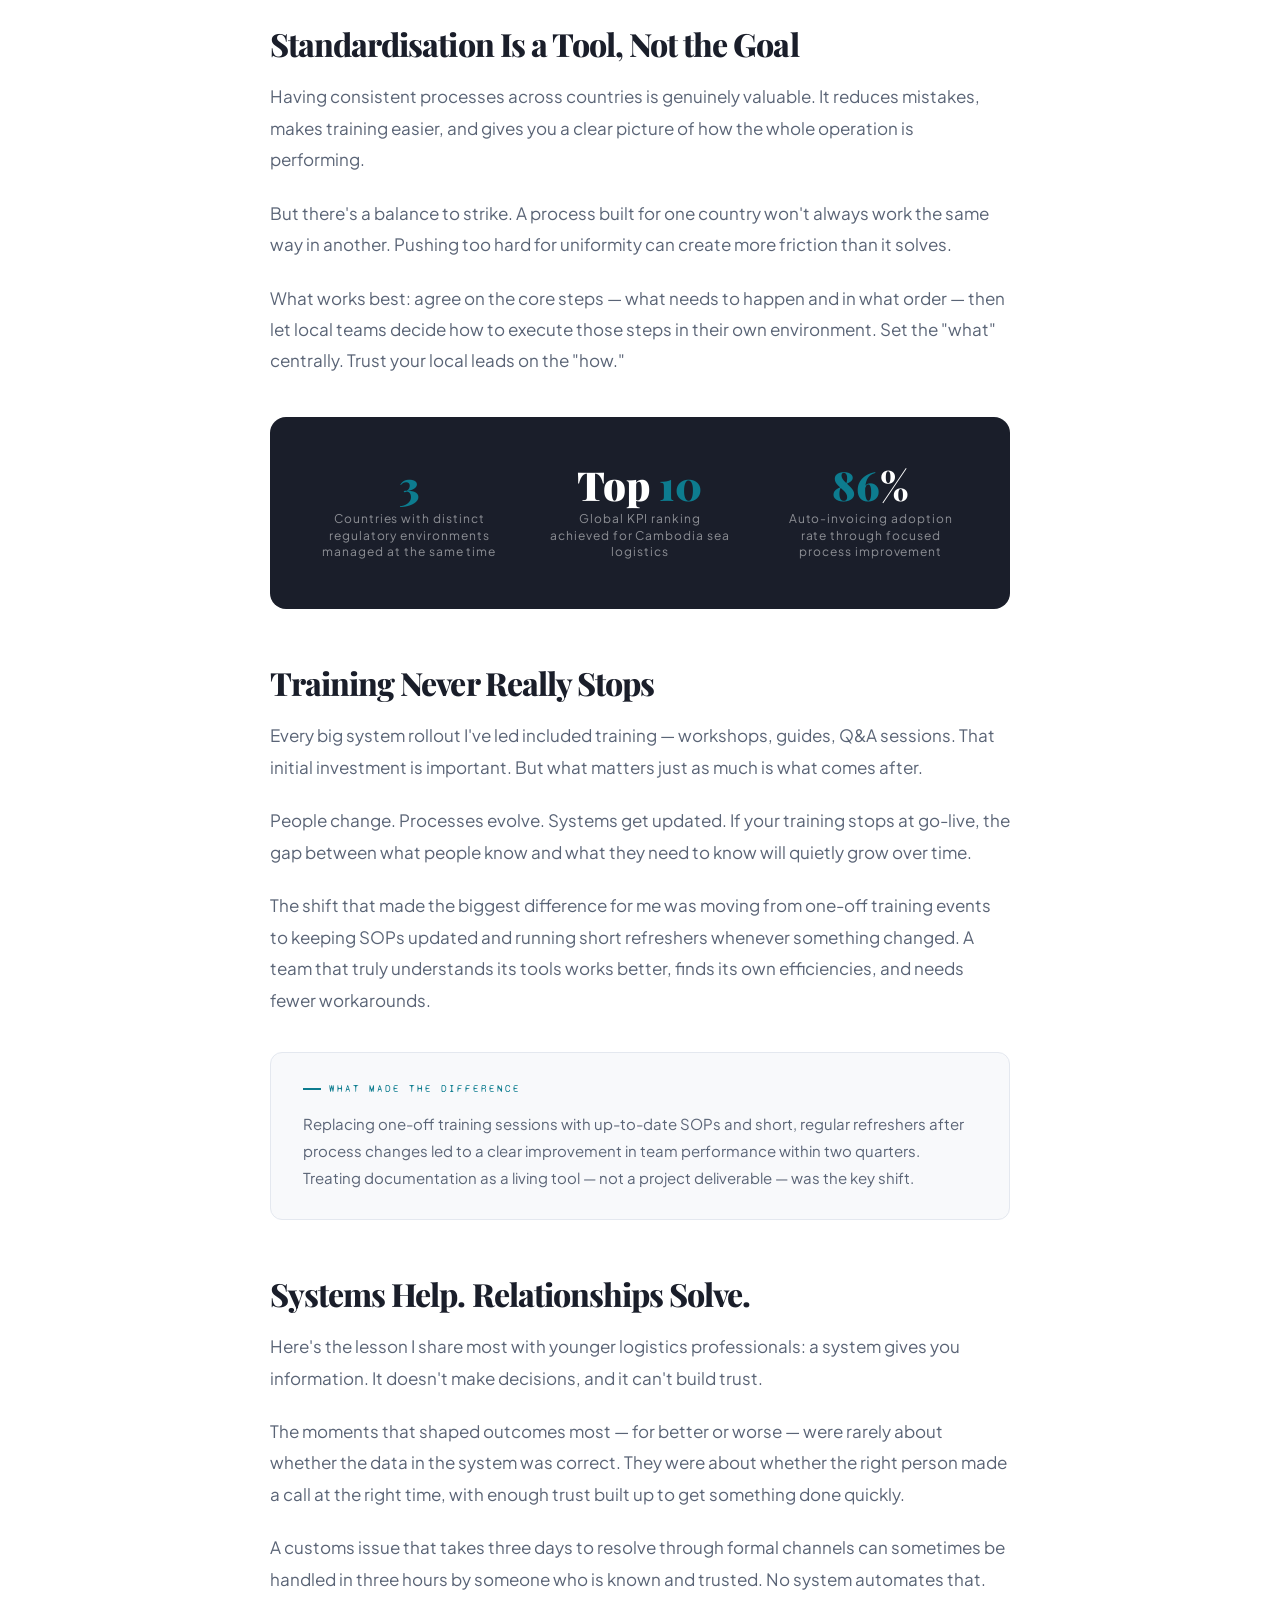
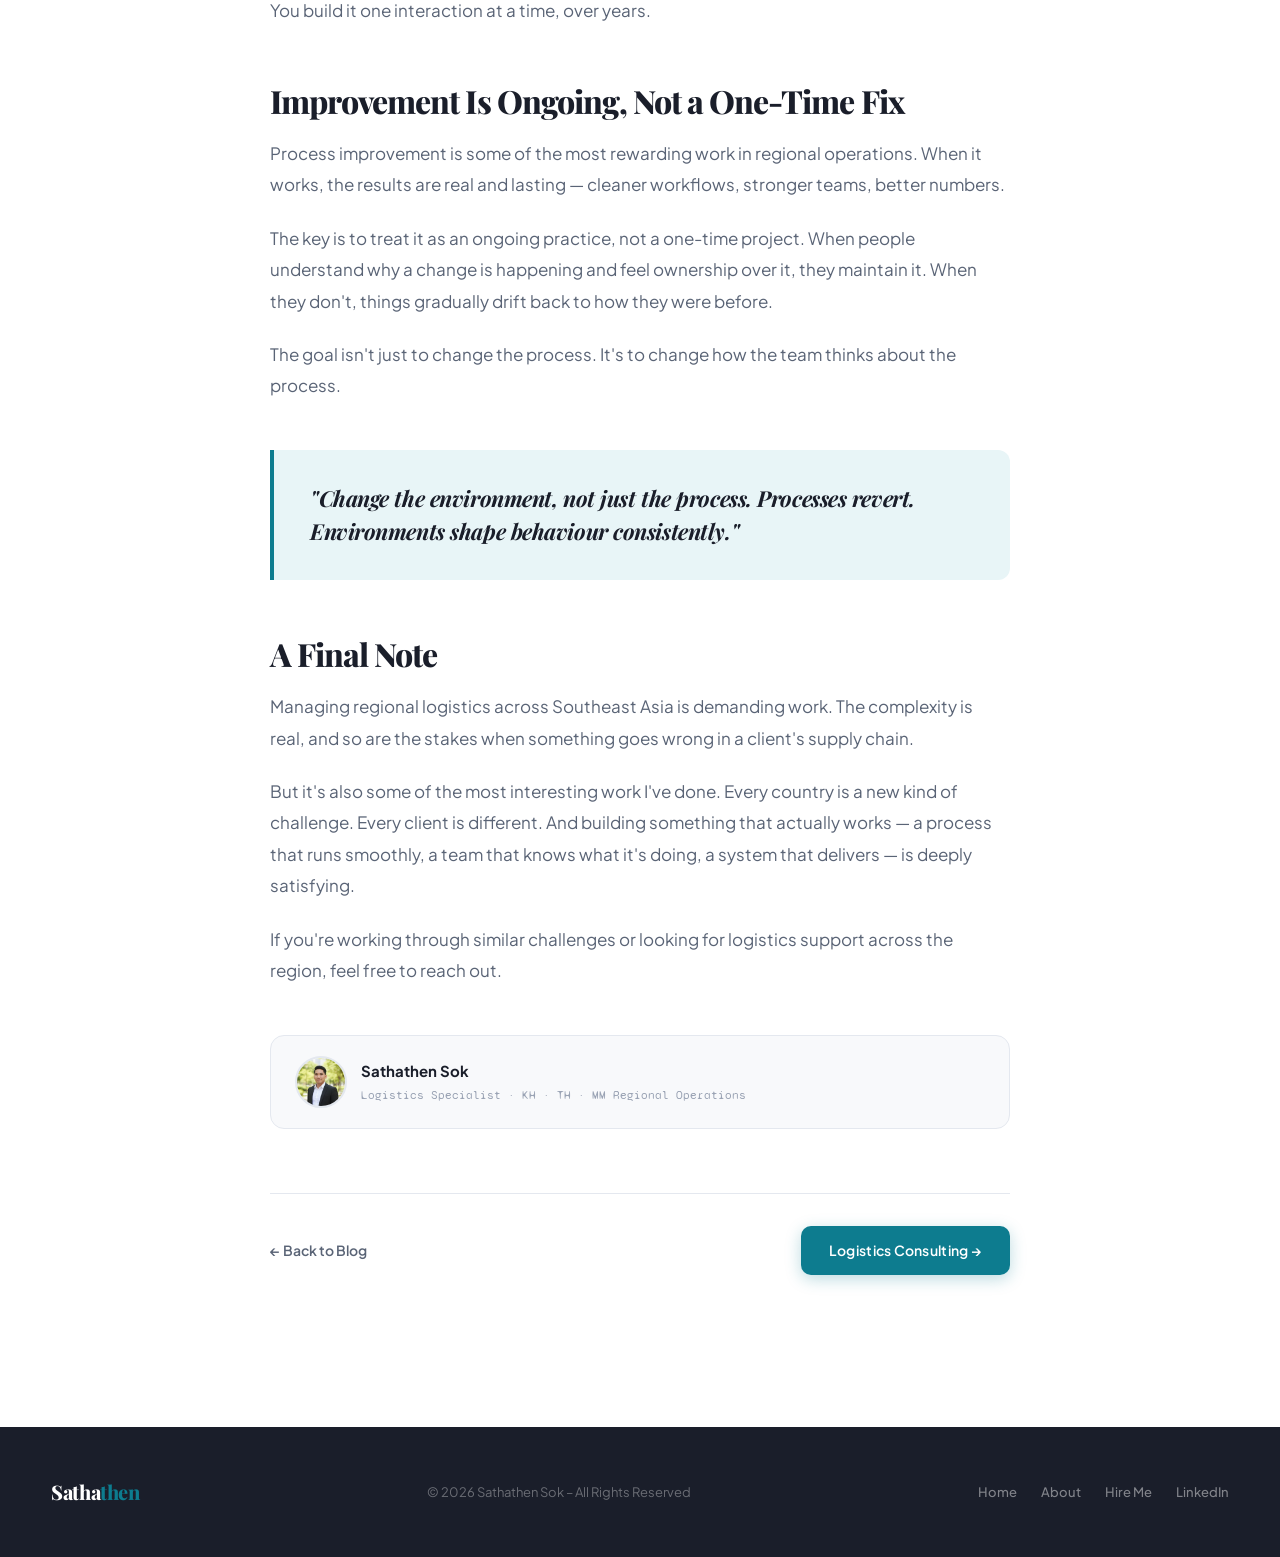
<file: blog-logistics.html>
<!DOCTYPE html>
<html lang="en">
<head>
  <meta charset="UTF-8">
  <meta name="viewport" content="width=device-width, initial-scale=1.0">
  <title>Lessons from Running Regional Ops Across KH, TH & MM – Sathathen</title>
  <link rel="stylesheet" href="./Style.css">
</head>
<body>

  <div id="reading-progress"></div>

  <header>
    <nav>
      <h1 class="logo">Satha<span>then</span></h1>
      <ul>
        <li><a href="./index.html">Home</a></li>
        <li><a href="./aboutme.html">About Me</a></li>
        <li class="dropdown">
          <a href="#">Projects ▾</a>
          <div class="dropdown-content">
            <a href="./fullstack.html">Full Stack Web Developer</a>
            <a href="./automation.html">Automation Developer</a>
            <a href="./businessanalysis.html">Business &amp; Process Analysis</a>
          </div>
        </li>
        <li><a href="./blog.html" class="active">Blog</a></li>
        <li><a href="./index.html#contact">Contact</a></li>
        <li><a href="./hireme.html" class="btn" style="padding:9px 20px;font-size:13px;margin-left:8px;">Hire Me</a></li>
      </ul>
      <button class="hamburger"><span></span><span></span><span></span></button>
    </nav>
  </header>

  <div class="mobile-menu">
    <span class="mobile-close">✕</span>
    <a href="./index.html">Home</a>
    <a href="./aboutme.html">About Me</a>
    <a href="./automation.html">Projects</a>
    <a href="./blog.html">Blog</a>
    <a href="./index.html#contact">Contact</a>
    <a href="./hireme.html">Hire Me</a>
  </div>

  <div class="article-hero">
    <div class="article-hero-inner fade-up">
      <div class="article-hero-meta">
        <span class="blog-tag">Logistics</span>
        <span class="article-date">January 2026</span>
        <span class="article-read-time">7 min read</span>
      </div>
      <h1>Lessons from Running Regional Ops Across KH, TH &amp; MM</h1>
      <p class="lead">
        What managing logistics across Cambodia, Thailand, and Myanmar taught me 
        about people, processes, and knowing when to put down the system and pick up the phone.
      </p>
    </div>
  </div>

  <article class="article-body">

    <p>
      I've spent my career working in logistics at some of the world's leading freight 
      forwarding companies — across sea freight, air freight, and regional cluster operations 
      covering Cambodia, Thailand, and Myanmar.
    </p>
    <p>
      Over those years, I've learned a lot from both the wins and the challenges. 
      This post shares the lessons I keep coming back to — the kind that only make 
      sense after you've been responsible for real outcomes across multiple countries at the same time.
    </p>
    <p>
      I hope they're useful if you're working in — or moving into — a regional logistics role in Southeast Asia.
    </p>

    <h2>Every Country Works Differently</h2>
    <p>
      Cambodia, Thailand, and Myanmar are neighbours, but they operate very differently. 
      Customs rules, paperwork requirements, and the way business gets done are not the same across borders.
    </p>
    <p>
      In Cambodia, relationships matter a lot. Knowing the right people — and being known by them — 
      helps you solve problems faster. That network takes time to build, but it's worth every effort.
    </p>
    <p>
      In Thailand, things are more formal and structured. Processes are more developed, 
      and getting your documentation right consistently pays off in a big way.
    </p>
    <p>
      In Myanmar, flexibility is key. Local knowledge and trusted partners on the ground 
      make the biggest difference. The skills you build here — adaptability, local awareness, 
      strong relationships — are useful across the whole region.
    </p>

    <div class="pull-quote">
      <p>“A tailored strategy for each of the three countries will allow the company to perform strongly in all of them.”</p>
    </div>

    <h2>Standardisation Is a Tool, Not the Goal</h2>
    <p>
      Having consistent processes across countries is genuinely valuable. It reduces mistakes, 
      makes training easier, and gives you a clear picture of how the whole operation is performing.
    </p>
    <p>
      But there's a balance to strike. A process built for one country won't always work 
      the same way in another. Pushing too hard for uniformity can create more friction than it solves.
    </p>
    <p>
      What works best: agree on the core steps — what needs to happen and in what order — 
      then let local teams decide how to execute those steps in their own environment. 
      Set the "what" centrally. Trust your local leads on the "how."
    </p>

    <div class="stat-callout">
      <div class="stat-callout-item">
        <div class="stat-callout-num"><em>3</em></div>
        <div class="stat-callout-label">Countries with distinct regulatory environments managed at the same time</div>
      </div>
      <div class="stat-callout-item">
        <div class="stat-callout-num">Top <em>10</em></div>
        <div class="stat-callout-label">Global KPI ranking achieved for Cambodia sea logistics</div>
      </div>
      <div class="stat-callout-item">
        <div class="stat-callout-num"><em>86</em>%</div>
        <div class="stat-callout-label">Auto-invoicing adoption rate through focused process improvement</div>
      </div>
    </div>

    <h2>Training Never Really Stops</h2>
    <p>
      Every big system rollout I've led included training — workshops, guides, Q&amp;A sessions. 
      That initial investment is important. But what matters just as much is what comes after.
    </p>
    <p>
      People change. Processes evolve. Systems get updated. If your training stops at go-live, 
      the gap between what people know and what they need to know will quietly grow over time.
    </p>
    <p>
      The shift that made the biggest difference for me was moving from one-off training 
      events to keeping SOPs updated and running short refreshers whenever something changed. 
      A team that truly understands its tools works better, finds its own efficiencies, 
      and needs fewer workarounds.
    </p>

    <div class="info-box">
      <div class="info-box-label">What Made the Difference</div>
      <p>
        Replacing one-off training sessions with up-to-date SOPs and short, regular 
        refreshers after process changes led to a clear improvement in team performance 
        within two quarters. Treating documentation as a living tool — not a project 
        deliverable — was the key shift.
      </p>
    </div>

    <h2>Systems Help. Relationships Solve.</h2>
    <p>
      Here's the lesson I share most with younger logistics professionals: 
      a system gives you information. It doesn't make decisions, and it can't build trust.
    </p>
    <p>
      The moments that shaped outcomes most — for better or worse — were rarely about 
      whether the data in the system was correct. They were about whether the right person 
      made a call at the right time, with enough trust built up to get something done quickly.
    </p>
    <p>
      A customs issue that takes three days to resolve through formal channels can sometimes 
      be handled in three hours by someone who is known and trusted. No system automates that. 
      You build it one interaction at a time, over years.
    </p>

    <h2>Improvement Is Ongoing, Not a One-Time Fix</h2>
    <p>
      Process improvement is some of the most rewarding work in regional operations. 
      When it works, the results are real and lasting — cleaner workflows, stronger teams, 
      better numbers.
    </p>
    <p>
      The key is to treat it as an ongoing practice, not a one-time project. 
      When people understand why a change is happening and feel ownership over it, 
      they maintain it. When they don't, things gradually drift back to how they were before.
    </p>
    <p>
      The goal isn't just to change the process. It's to change how the team thinks about the process.
    </p>

    <div class="pull-quote">
      <p>"Change the environment, not just the process. Processes revert. Environments shape behaviour consistently."</p>
    </div>

    <h2>A Final Note</h2>
    <p>
      Managing regional logistics across Southeast Asia is demanding work. 
      The complexity is real, and so are the stakes when something goes wrong in a client's supply chain.
    </p>
    <p>
      But it's also some of the most interesting work I've done. Every country is a new 
      kind of challenge. Every client is different. And building something that actually 
      works — a process that runs smoothly, a team that knows what it's doing, 
      a system that delivers — is deeply satisfying.
    </p>
    <p>
      If you're working through similar challenges or looking for logistics support across 
      the region, feel free to reach out.
    </p>

    <div class="article-author">
      <div class="article-author-avatar">
        <img src="./Image/Aboutme.png" alt="Sathathen Sok">
      </div>
      <div>
        <div class="article-author-name">Sathathen Sok</div>
        <div class="article-author-title">Logistics Specialist · KH · TH · MM Regional Operations</div>
      </div>
    </div>

    <div class="article-nav">
      <a href="./blog.html" class="article-nav-back">← Back to Blog</a>
      <a href="./businessanalysis.html" class="btn">Logistics Consulting →</a>
    </div>

  </article>

  <footer>
    <div class="footer-inner">
      <div class="footer-logo">Satha<span>then</span></div>
      <p class="footer-copy">© 2026 Sathathen Sok – All Rights Reserved</p>
      <div class="footer-links">
        <a href="./index.html">Home</a>
        <a href="./aboutme.html">About</a>
        <a href="./hireme.html">Hire Me</a>
        <a href="https://www.linkedin.com/in/sathathen-sok-219b62143/">LinkedIn</a>
      </div>
    </div>
  </footer>

  <script src="./main.js"></script>
</body>
</html>
</file>
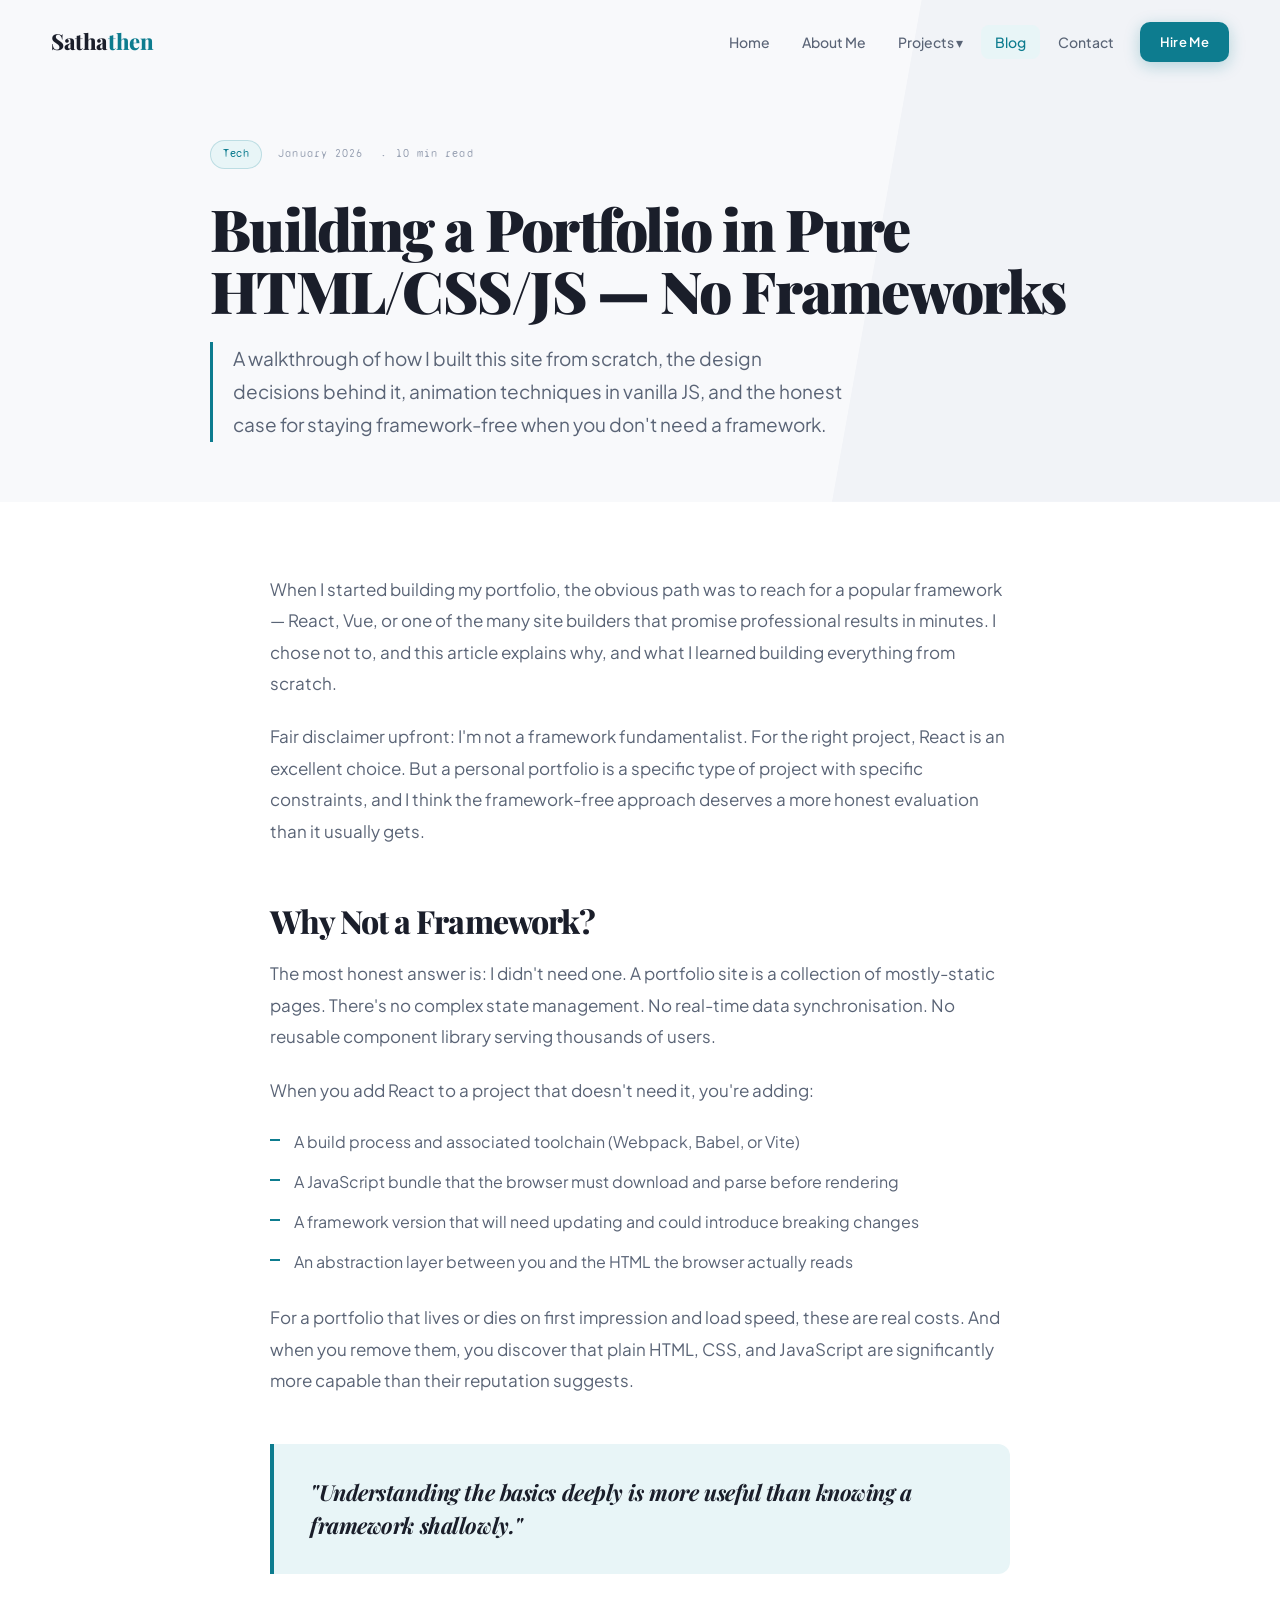
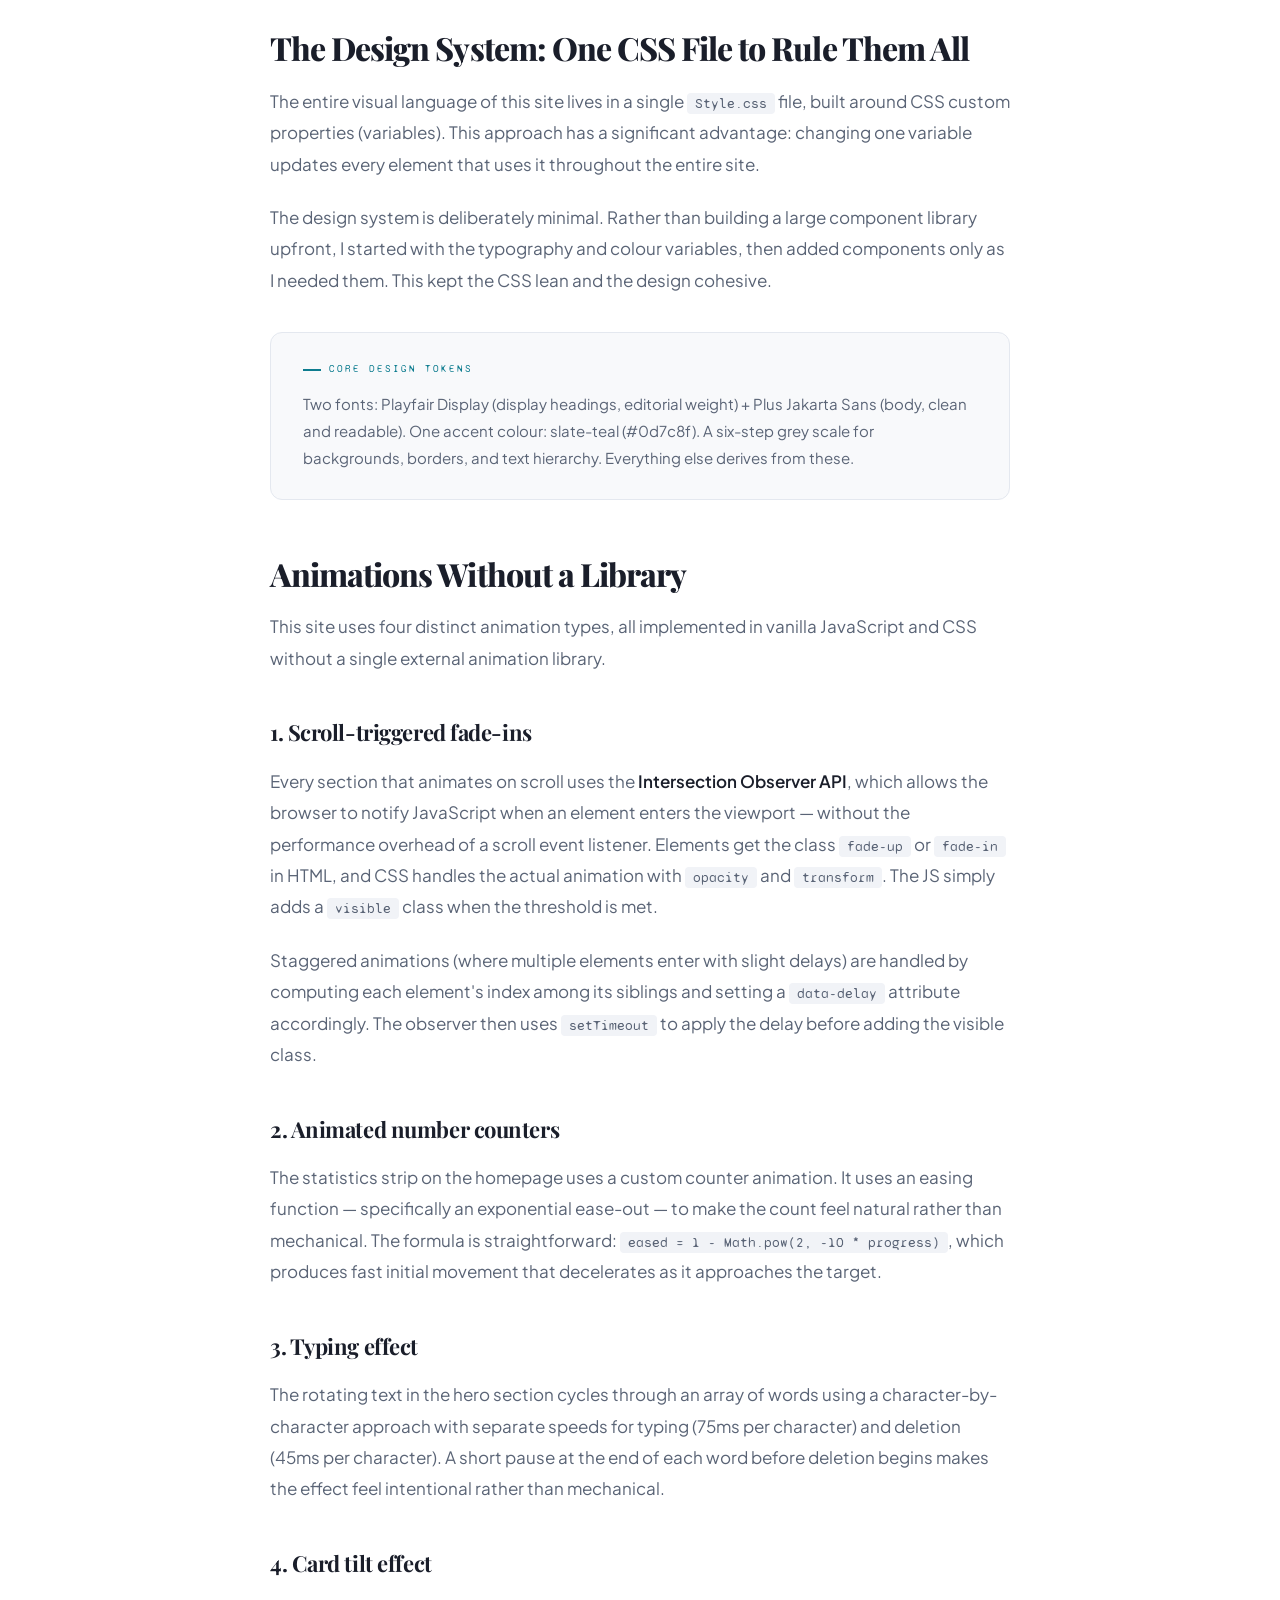
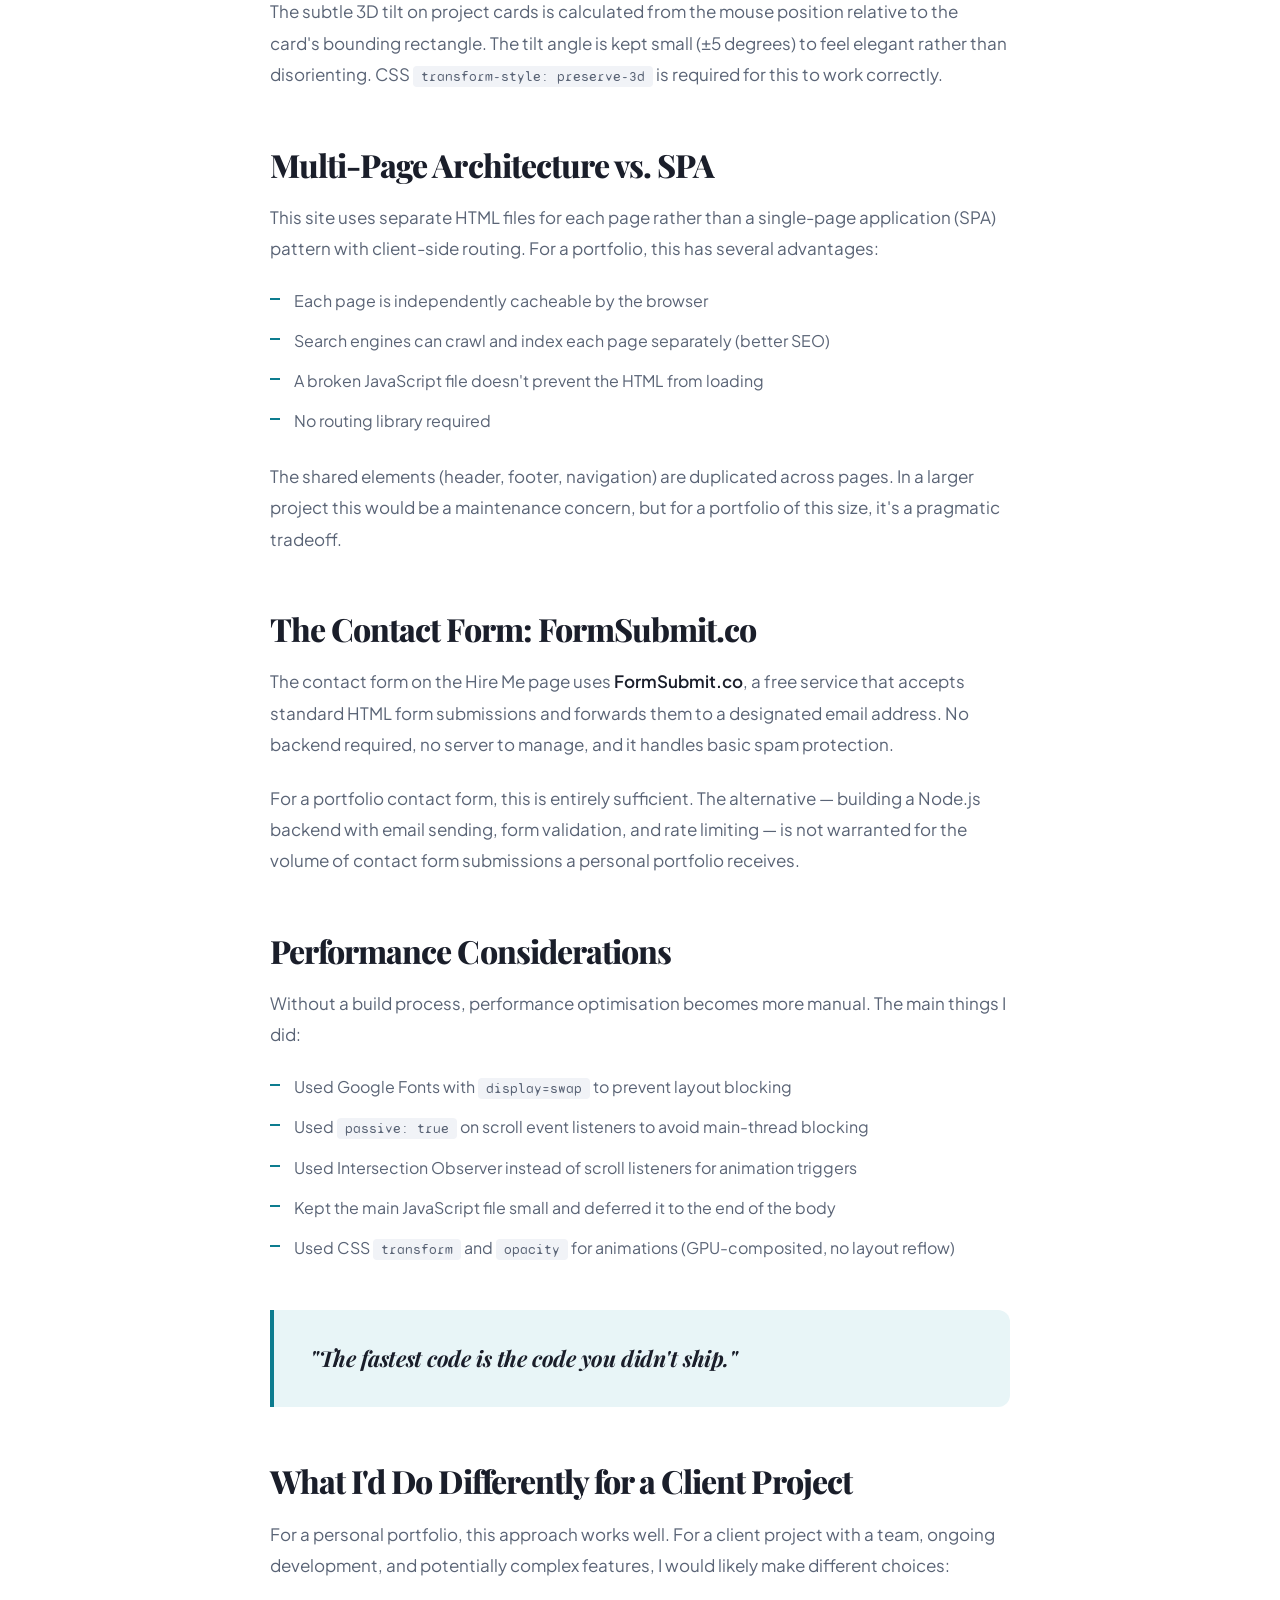
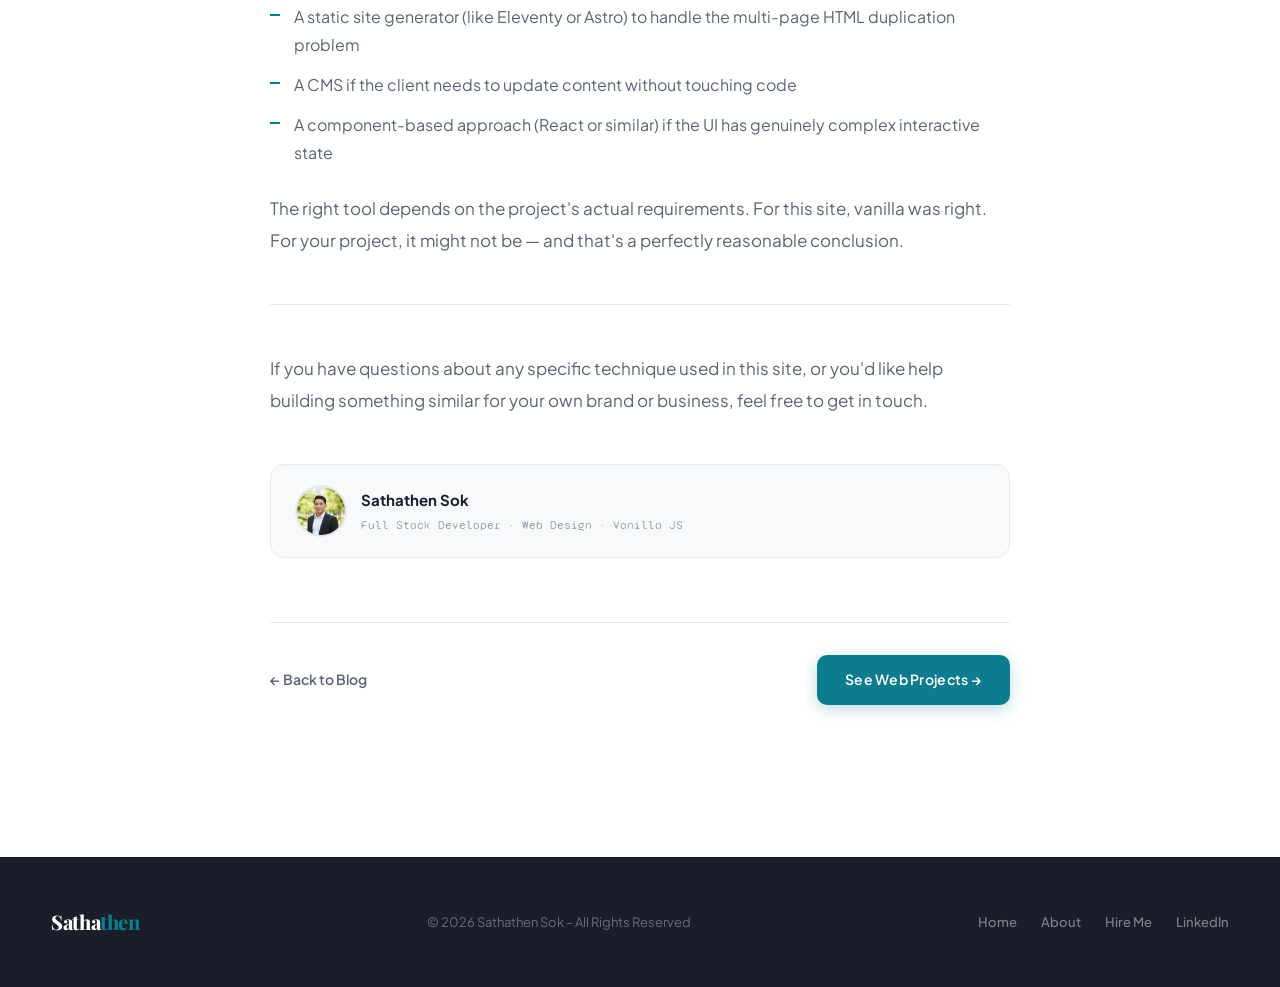
<file: blog-portfolio.html>
<!DOCTYPE html>
<html lang="en">
<head>
  <meta charset="UTF-8">
  <meta name="viewport" content="width=device-width, initial-scale=1.0">
  <title>Building a Portfolio in Pure HTML/CSS/JS – Sathathen</title>
  <link rel="stylesheet" href="./Style.css">
</head>
<body>

  <div id="reading-progress"></div>

  <header>
    <nav>
      <h1 class="logo">Satha<span>then</span></h1>
      <ul>
        <li><a href="./index.html">Home</a></li>
        <li><a href="./aboutme.html">About Me</a></li>
        <li class="dropdown">
          <a href="#">Projects ▾</a>
          <div class="dropdown-content">
            <a href="./fullstack.html">Full Stack Web Developer</a>
            <a href="./automation.html">Automation Developer</a>
            <a href="./businessanalysis.html">Business & Process Analysis</a>
          </div>
        </li>
        <li><a href="./blog.html" class="active">Blog</a></li>
        <li><a href="./index.html#contact">Contact</a></li>
        <li><a href="./hireme.html" class="btn" style="padding:9px 20px;font-size:13px;margin-left:8px;">Hire Me</a></li>
      </ul>
      <button class="hamburger"><span></span><span></span><span></span></button>
    </nav>
  </header>

  <div class="mobile-menu">
    <span class="mobile-close">✕</span>
    <a href="./index.html">Home</a>
    <a href="./aboutme.html">About Me</a>
    <a href="./automation.html">Projects</a>
    <a href="./blog.html">Blog</a>
    <a href="./index.html#contact">Contact</a>
    <a href="./hireme.html">Hire Me</a>
  </div>

  <div class="article-hero">
    <div class="article-hero-inner fade-up">
      <div class="article-hero-meta">
        <span class="blog-tag">Tech</span>
        <span class="article-date">January 2026</span>
        <span class="article-read-time">10 min read</span>
      </div>
      <h1>Building a Portfolio in Pure HTML/CSS/JS — No Frameworks</h1>
      <p class="lead">
        A walkthrough of how I built this site from scratch, the design decisions behind it, 
        animation techniques in vanilla JS, and the honest case for staying framework-free 
        when you don't need a framework.
      </p>
    </div>
  </div>

  <article class="article-body">

    <p>
      When I started building my portfolio, the obvious path was to reach for a popular 
      framework — React, Vue, or one of the many site builders that promise professional results 
      in minutes. I chose not to, and this article explains why, and what I learned building 
      everything from scratch.
    </p>
    <p>
      Fair disclaimer upfront: I'm not a framework fundamentalist. For the right project, 
      React is an excellent choice. But a personal portfolio is a specific type of project with 
      specific constraints, and I think the framework-free approach deserves a more honest 
      evaluation than it usually gets.
    </p>

    <h2>Why Not a Framework?</h2>
    <p>
      The most honest answer is: I didn't need one. A portfolio site is a collection of 
      mostly-static pages. There's no complex state management. No real-time data synchronisation. 
      No reusable component library serving thousands of users.
    </p>
    <p>
      When you add React to a project that doesn't need it, you're adding:
    </p>
    <ul>
      <li>A build process and associated toolchain (Webpack, Babel, or Vite)</li>
      <li>A JavaScript bundle that the browser must download and parse before rendering</li>
      <li>A framework version that will need updating and could introduce breaking changes</li>
      <li>An abstraction layer between you and the HTML the browser actually reads</li>
    </ul>
    <p>
      For a portfolio that lives or dies on first impression and load speed, these are real costs. 
      And when you remove them, you discover that plain HTML, CSS, and JavaScript are significantly 
      more capable than their reputation suggests.
    </p>

    <div class="pull-quote">
      <p>"Understanding the basics deeply is more useful than knowing a framework shallowly."</p>
    </div>

    <h2>The Design System: One CSS File to Rule Them All</h2>
    <p>
      The entire visual language of this site lives in a single <code style="background:var(--grey-100);padding:2px 8px;border-radius:4px;font-family:var(--font-mono);font-size:14px;">Style.css</code> file, 
      built around CSS custom properties (variables). This approach has a significant advantage: 
      changing one variable updates every element that uses it throughout the entire site.
    </p>
    <p>
      The design system is deliberately minimal. Rather than building a large component library 
      upfront, I started with the typography and colour variables, then added components only as 
      I needed them. This kept the CSS lean and the design cohesive.
    </p>

    <div class="info-box">
      <div class="info-box-label">Core Design Tokens</div>
      <p>
        Two fonts: Playfair Display (display headings, editorial weight) + Plus Jakarta Sans (body, 
        clean and readable). One accent colour: slate-teal (#0d7c8f). A six-step grey scale for 
        backgrounds, borders, and text hierarchy. Everything else derives from these.
      </p>
    </div>

    <h2>Animations Without a Library</h2>
    <p>
      This site uses four distinct animation types, all implemented in vanilla JavaScript 
      and CSS without a single external animation library.
    </p>

    <h3>1. Scroll-triggered fade-ins</h3>
    <p>
      Every section that animates on scroll uses the <strong>Intersection Observer API</strong>, 
      which allows the browser to notify JavaScript when an element enters the viewport — 
      without the performance overhead of a scroll event listener. Elements get the class 
      <code style="background:var(--grey-100);padding:2px 8px;border-radius:4px;font-family:var(--font-mono);font-size:14px;">fade-up</code> or 
      <code style="background:var(--grey-100);padding:2px 8px;border-radius:4px;font-family:var(--font-mono);font-size:14px;">fade-in</code> 
      in HTML, and CSS handles the actual animation with <code style="background:var(--grey-100);padding:2px 8px;border-radius:4px;font-family:var(--font-mono);font-size:14px;">opacity</code> 
      and <code style="background:var(--grey-100);padding:2px 8px;border-radius:4px;font-family:var(--font-mono);font-size:14px;">transform</code>. 
      The JS simply adds a <code style="background:var(--grey-100);padding:2px 8px;border-radius:4px;font-family:var(--font-mono);font-size:14px;">visible</code> class when the threshold is met.
    </p>
    <p>
      Staggered animations (where multiple elements enter with slight delays) are handled by 
      computing each element's index among its siblings and setting a 
      <code style="background:var(--grey-100);padding:2px 8px;border-radius:4px;font-family:var(--font-mono);font-size:14px;">data-delay</code> 
      attribute accordingly. The observer then uses <code style="background:var(--grey-100);padding:2px 8px;border-radius:4px;font-family:var(--font-mono);font-size:14px;">setTimeout</code> 
      to apply the delay before adding the visible class.
    </p>

    <h3>2. Animated number counters</h3>
    <p>
      The statistics strip on the homepage uses a custom counter animation. It uses an 
      easing function — specifically an exponential ease-out — to make the count feel 
      natural rather than mechanical. The formula is straightforward: 
      <code style="background:var(--grey-100);padding:2px 8px;border-radius:4px;font-family:var(--font-mono);font-size:14px;">eased = 1 - Math.pow(2, -10 * progress)</code>, 
      which produces fast initial movement that decelerates as it approaches the target.
    </p>

    <h3>3. Typing effect</h3>
    <p>
      The rotating text in the hero section cycles through an array of words using a character-by-character 
      approach with separate speeds for typing (75ms per character) and deletion (45ms per character). 
      A short pause at the end of each word before deletion begins makes the effect feel intentional 
      rather than mechanical.
    </p>

    <h3>4. Card tilt effect</h3>
    <p>
      The subtle 3D tilt on project cards is calculated from the mouse position relative to 
      the card's bounding rectangle. The tilt angle is kept small (±5 degrees) to feel elegant 
      rather than disorienting. CSS <code style="background:var(--grey-100);padding:2px 8px;border-radius:4px;font-family:var(--font-mono);font-size:14px;">transform-style: preserve-3d</code> 
      is required for this to work correctly.
    </p>

    <h2>Multi-Page Architecture vs. SPA</h2>
    <p>
      This site uses separate HTML files for each page rather than a single-page application 
      (SPA) pattern with client-side routing. For a portfolio, this has several advantages:
    </p>
    <ul>
      <li>Each page is independently cacheable by the browser</li>
      <li>Search engines can crawl and index each page separately (better SEO)</li>
      <li>A broken JavaScript file doesn't prevent the HTML from loading</li>
      <li>No routing library required</li>
    </ul>
    <p>
      The shared elements (header, footer, navigation) are duplicated across pages. In a larger 
      project this would be a maintenance concern, but for a portfolio of this size, 
      it's a pragmatic tradeoff.
    </p>

    <h2>The Contact Form: FormSubmit.co</h2>
    <p>
      The contact form on the Hire Me page uses <strong>FormSubmit.co</strong>, a free service 
      that accepts standard HTML form submissions and forwards them to a designated email address. 
      No backend required, no server to manage, and it handles basic spam protection.
    </p>
    <p>
      For a portfolio contact form, this is entirely sufficient. The alternative — building a 
      Node.js backend with email sending, form validation, and rate limiting — is not warranted 
      for the volume of contact form submissions a personal portfolio receives.
    </p>

    <h2>Performance Considerations</h2>
    <p>
      Without a build process, performance optimisation becomes more manual. The main things I did:
    </p>
    <ul>
      <li>Used Google Fonts with <code style="background:var(--grey-100);padding:2px 8px;border-radius:4px;font-family:var(--font-mono);font-size:14px;">display=swap</code> to prevent layout blocking</li>
      <li>Used <code style="background:var(--grey-100);padding:2px 8px;border-radius:4px;font-family:var(--font-mono);font-size:14px;">passive: true</code> on scroll event listeners to avoid main-thread blocking</li>
      <li>Used Intersection Observer instead of scroll listeners for animation triggers</li>
      <li>Kept the main JavaScript file small and deferred it to the end of the body</li>
      <li>Used CSS <code style="background:var(--grey-100);padding:2px 8px;border-radius:4px;font-family:var(--font-mono);font-size:14px;">transform</code> and <code style="background:var(--grey-100);padding:2px 8px;border-radius:4px;font-family:var(--font-mono);font-size:14px;">opacity</code> for animations (GPU-composited, no layout reflow)</li>
    </ul>

    <div class="pull-quote">
      <p>"The fastest code is the code you didn't ship."</p>
    </div>

    <h2>What I'd Do Differently for a Client Project</h2>
    <p>
      For a personal portfolio, this approach works well. For a client project with a team, 
      ongoing development, and potentially complex features, I would likely make different choices:
    </p>
    <ul>
      <li>A static site generator (like Eleventy or Astro) to handle the multi-page HTML duplication problem</li>
      <li>A CMS if the client needs to update content without touching code</li>
      <li>A component-based approach (React or similar) if the UI has genuinely complex interactive state</li>
    </ul>
    <p>
      The right tool depends on the project's actual requirements. For this site, vanilla was right. 
      For your project, it might not be — and that's a perfectly reasonable conclusion.
    </p>

    <div class="article-divider"></div>

    <p>
      If you have questions about any specific technique used in this site, or you'd like help 
      building something similar for your own brand or business, feel free to get in touch.
    </p>

    <div class="article-author">
      <div class="article-author-avatar">
        <img src="./Image/Aboutme.png" alt="Sathathen Sok">
      </div>
      <div>
        <div class="article-author-name">Sathathen Sok</div>
        <div class="article-author-title">Full Stack Developer · Web Design · Vanilla JS</div>
      </div>
    </div>

    <div class="article-nav">
      <a href="./blog.html" class="article-nav-back">← Back to Blog</a>
      <a href="./fullstack.html" class="btn">See Web Projects →</a>
    </div>

  </article>

  <footer>
    <div class="footer-inner">
      <div class="footer-logo">Satha<span>then</span></div>
      <p class="footer-copy">© 2026 Sathathen Sok – All Rights Reserved</p>
      <div class="footer-links">
        <a href="./index.html">Home</a>
        <a href="./aboutme.html">About</a>
        <a href="./hireme.html">Hire Me</a>
        <a href="https://www.linkedin.com/in/sathathen-sok-219b62143/">LinkedIn</a>
      </div>
    </div>
  </footer>

  <script src="./main.js"></script>
</body>
</html>
</file>
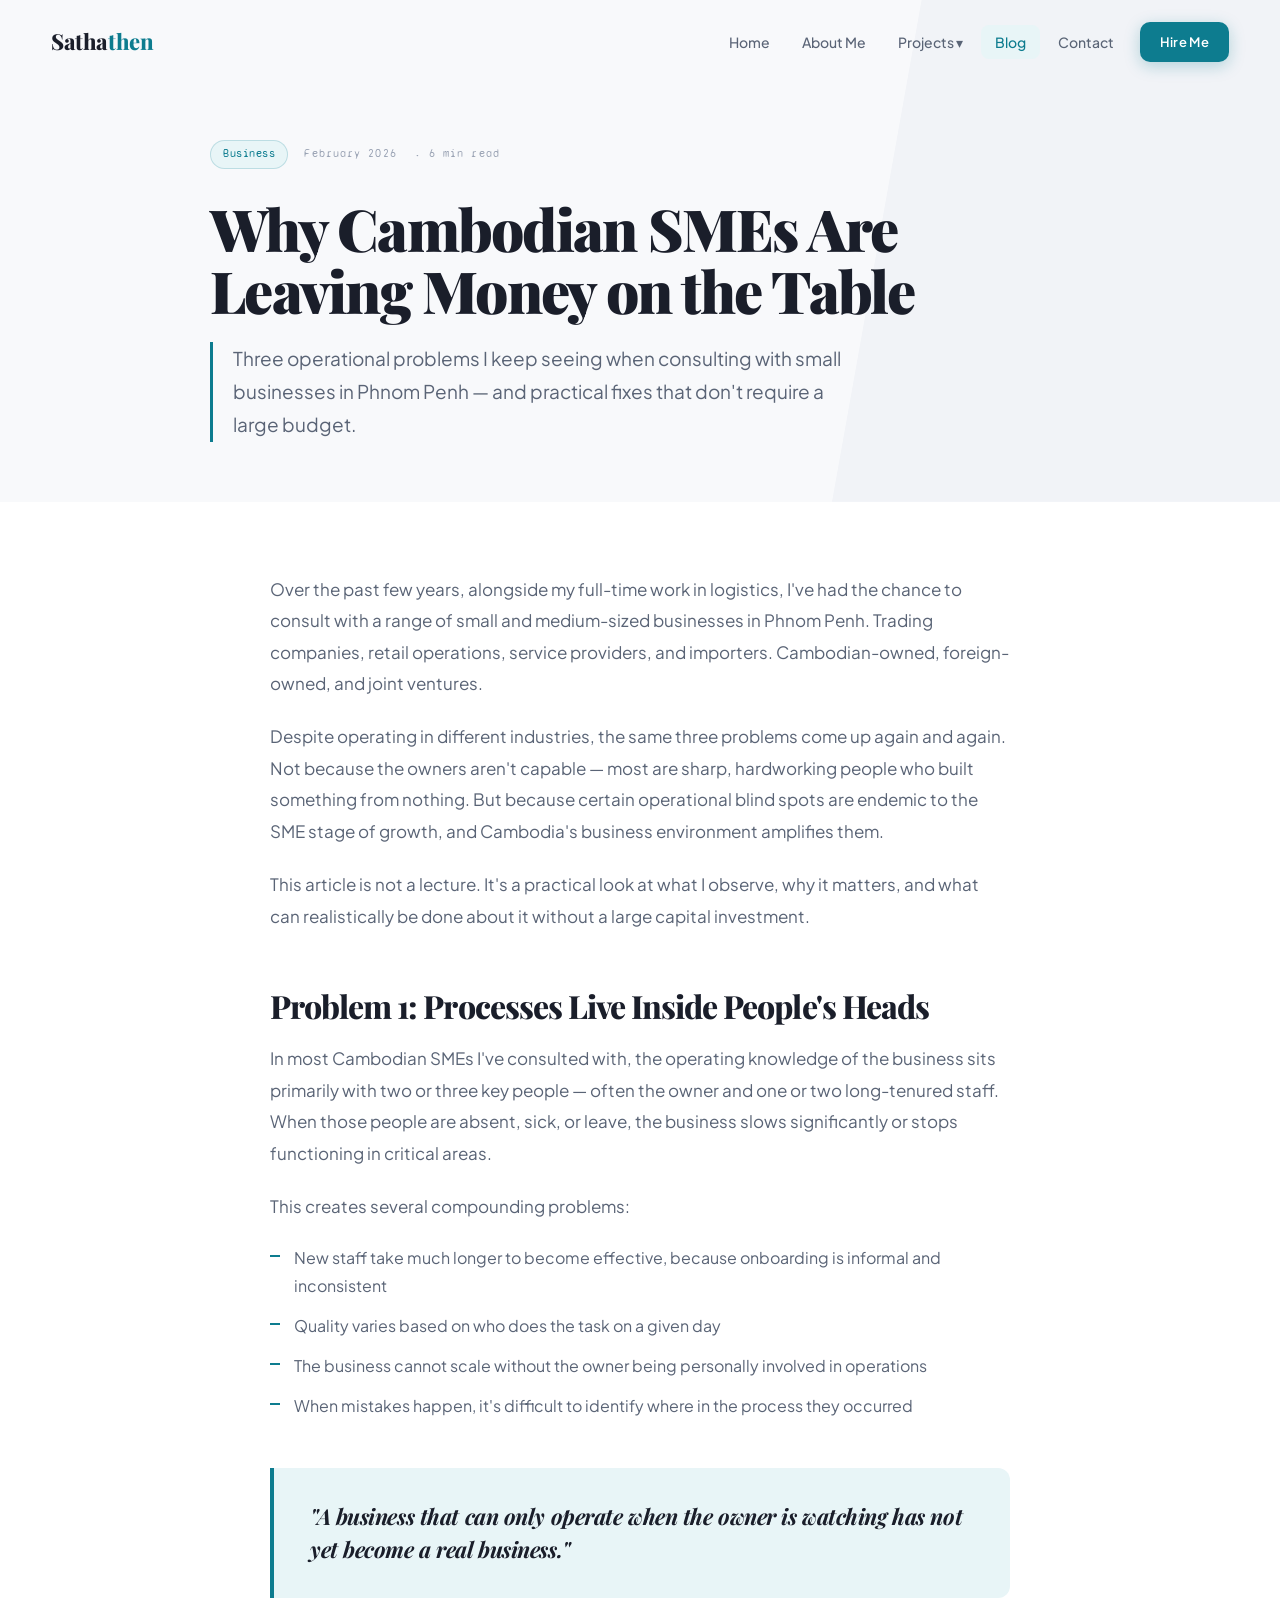
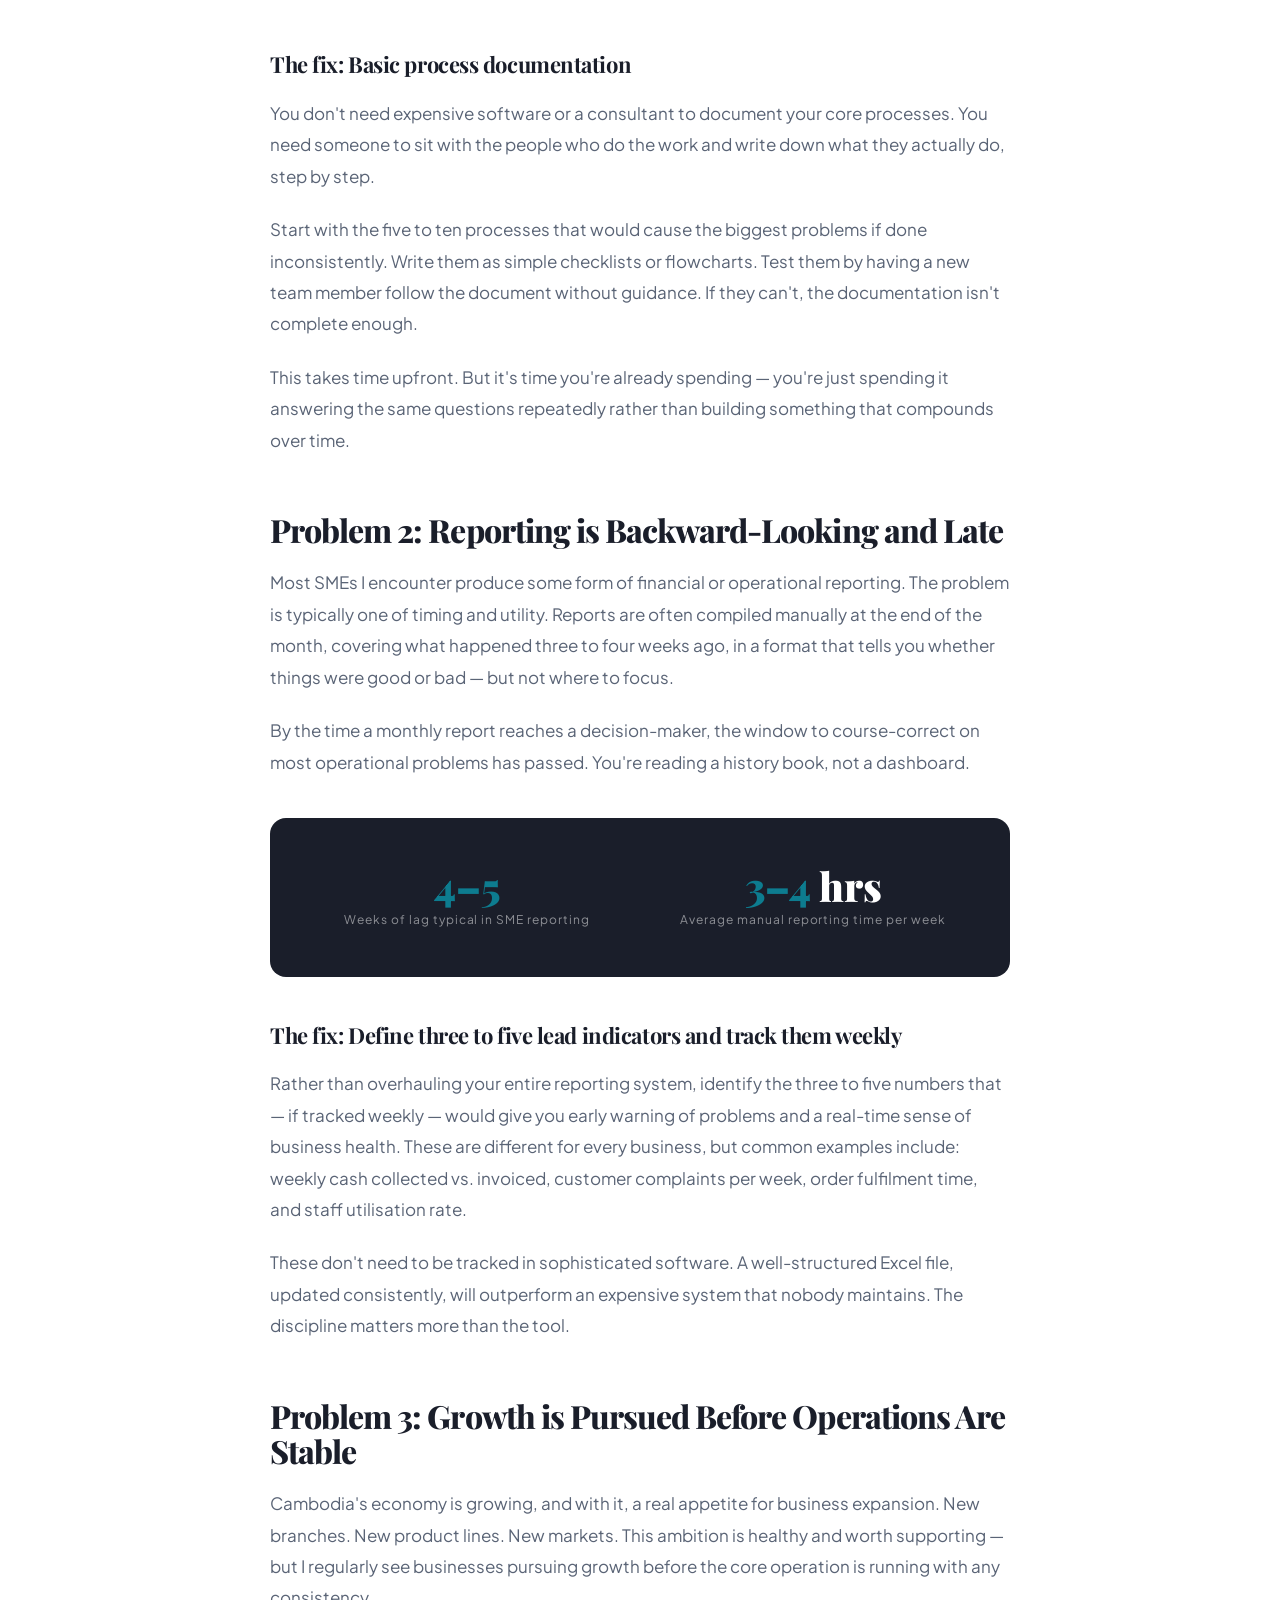
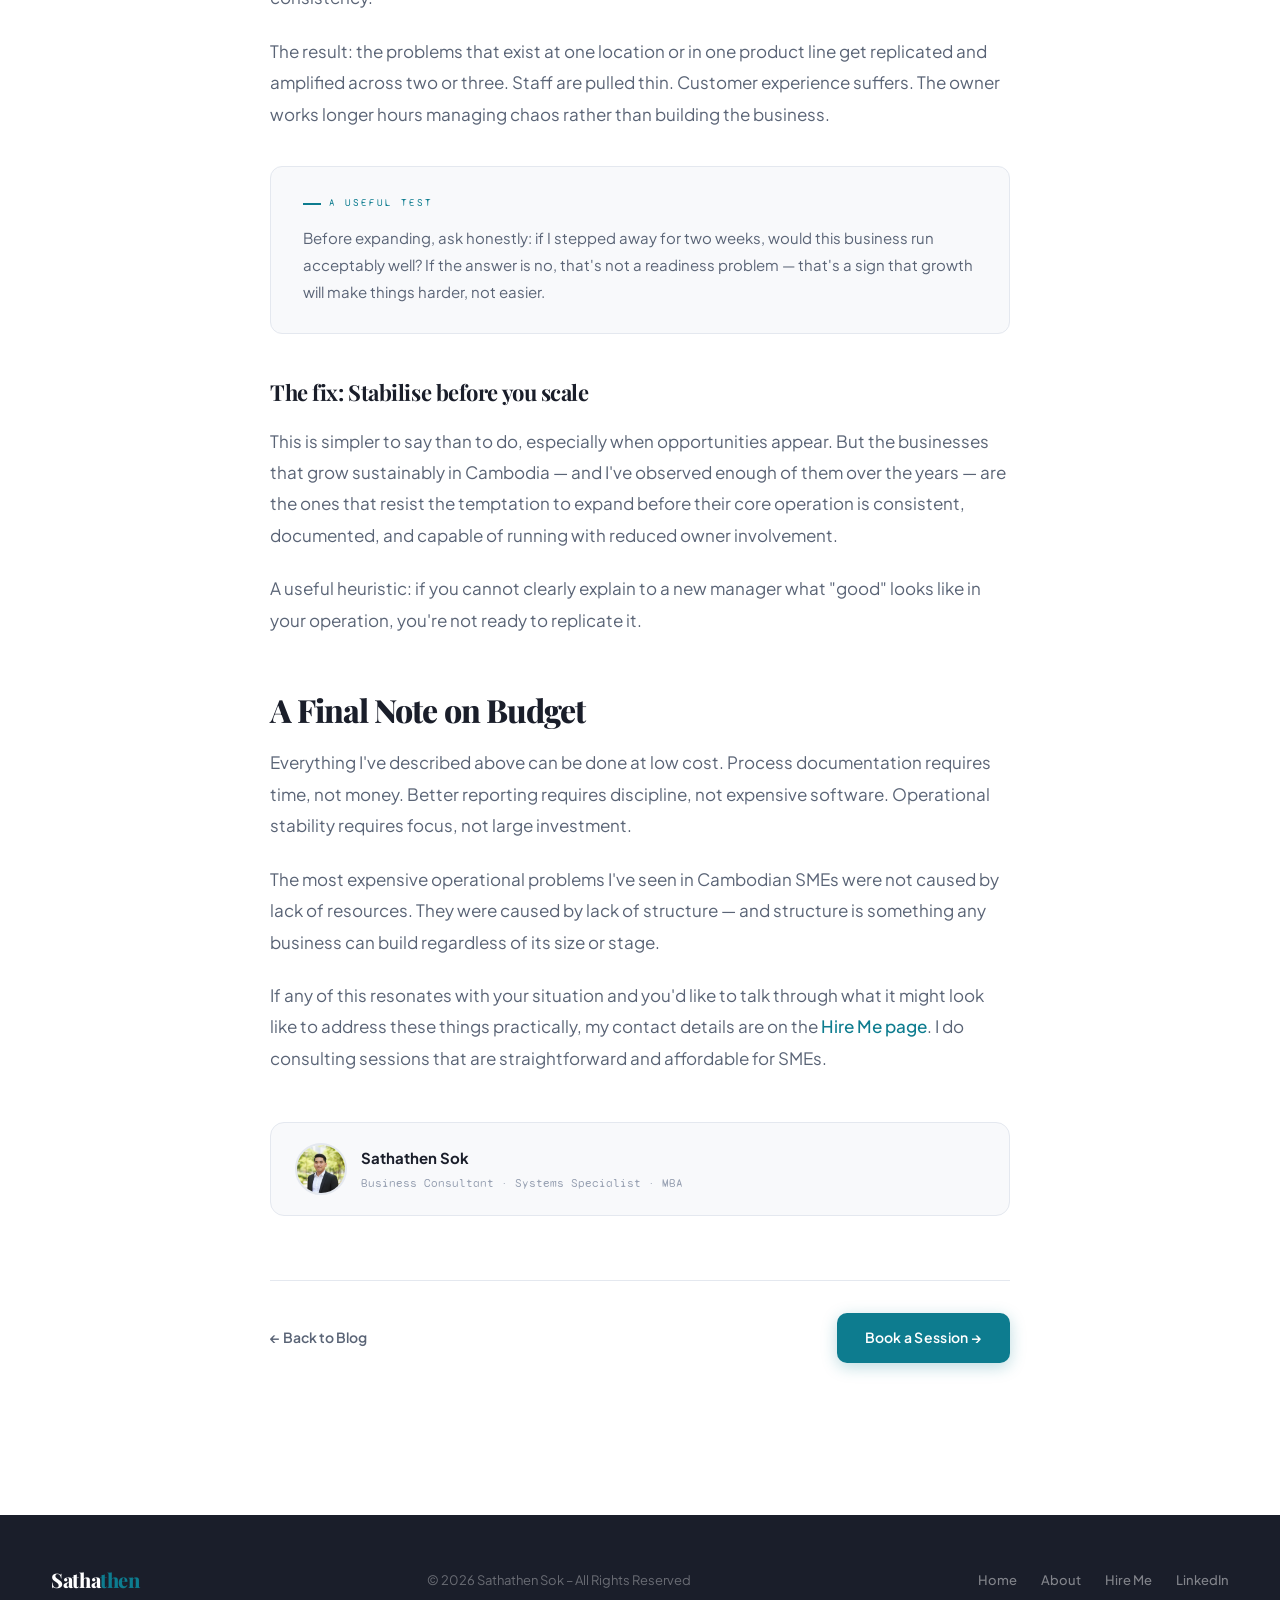
<file: blog-sme.html>
<!DOCTYPE html>
<html lang="en">
<head>
  <meta charset="UTF-8">
  <meta name="viewport" content="width=device-width, initial-scale=1.0">
  <title>Why Cambodian SMEs Are Leaving Money on the Table – Sathathen</title>
  <link rel="stylesheet" href="./Style.css">
</head>
<body>

  <div id="reading-progress"></div>

  <header>
    <nav>
      <h1 class="logo">Satha<span>then</span></h1>
      <ul>
        <li><a href="./index.html">Home</a></li>
        <li><a href="./aboutme.html">About Me</a></li>
        <li class="dropdown">
          <a href="#">Projects ▾</a>
          <div class="dropdown-content">
            <a href="./fullstack.html">Full Stack Web Developer</a>
            <a href="./automation.html">Automation Developer</a>
            <a href="./businessanalysis.html">Business & Process Analysis</a>
          </div>
        </li>
        <li><a href="./blog.html" class="active">Blog</a></li>
        <li><a href="./index.html#contact">Contact</a></li>
        <li><a href="./hireme.html" class="btn" style="padding:9px 20px;font-size:13px;margin-left:8px;">Hire Me</a></li>
      </ul>
      <button class="hamburger"><span></span><span></span><span></span></button>
    </nav>
  </header>

  <div class="mobile-menu">
    <span class="mobile-close">✕</span>
    <a href="./index.html">Home</a>
    <a href="./aboutme.html">About Me</a>
    <a href="./automation.html">Projects</a>
    <a href="./blog.html">Blog</a>
    <a href="./index.html#contact">Contact</a>
    <a href="./hireme.html">Hire Me</a>
  </div>

  <div class="article-hero">
    <div class="article-hero-inner fade-up">
      <div class="article-hero-meta">
        <span class="blog-tag">Business</span>
        <span class="article-date">February 2026</span>
        <span class="article-read-time">6 min read</span>
      </div>
      <h1>Why Cambodian SMEs Are Leaving Money on the Table</h1>
      <p class="lead">
        Three operational problems I keep seeing when consulting with small businesses in Phnom Penh 
        — and practical fixes that don't require a large budget.
      </p>
    </div>
  </div>

  <article class="article-body">

    <p>
      Over the past few years, alongside my full-time work in logistics, I've had the chance to 
      consult with a range of small and medium-sized businesses in Phnom Penh. Trading companies, 
      retail operations, service providers, and importers. Cambodian-owned, foreign-owned, 
      and joint ventures.
    </p>
    <p>
      Despite operating in different industries, the same three problems come up again and again. 
      Not because the owners aren't capable — most are sharp, hardworking people who built something 
      from nothing. But because certain operational blind spots are endemic to the SME stage of 
      growth, and Cambodia's business environment amplifies them.
    </p>
    <p>
      This article is not a lecture. It's a practical look at what I observe, why it matters, 
      and what can realistically be done about it without a large capital investment.
    </p>

    <h2>Problem 1: Processes Live Inside People's Heads</h2>
    <p>
      In most Cambodian SMEs I've consulted with, the operating knowledge of the business sits 
      primarily with two or three key people — often the owner and one or two long-tenured staff. 
      When those people are absent, sick, or leave, the business slows significantly or stops 
      functioning in critical areas.
    </p>
    <p>
      This creates several compounding problems:
    </p>
    <ul>
      <li>New staff take much longer to become effective, because onboarding is informal and inconsistent</li>
      <li>Quality varies based on who does the task on a given day</li>
      <li>The business cannot scale without the owner being personally involved in operations</li>
      <li>When mistakes happen, it's difficult to identify where in the process they occurred</li>
    </ul>

    <div class="pull-quote">
      <p>"A business that can only operate when the owner is watching has not yet become a real business."</p>
    </div>

    <h3>The fix: Basic process documentation</h3>
    <p>
      You don't need expensive software or a consultant to document your core processes. You need 
      someone to sit with the people who do the work and write down what they actually do, step by step.
    </p>
    <p>
      Start with the five to ten processes that would cause the biggest problems if done inconsistently. 
      Write them as simple checklists or flowcharts. Test them by having a new team member follow 
      the document without guidance. If they can't, the documentation isn't complete enough.
    </p>
    <p>
      This takes time upfront. But it's time you're already spending — you're just spending it 
      answering the same questions repeatedly rather than building something that compounds over time.
    </p>

    <h2>Problem 2: Reporting is Backward-Looking and Late</h2>
    <p>
      Most SMEs I encounter produce some form of financial or operational reporting. The problem 
      is typically one of timing and utility. Reports are often compiled manually at the end of 
      the month, covering what happened three to four weeks ago, in a format that tells you 
      whether things were good or bad — but not where to focus.
    </p>
    <p>
      By the time a monthly report reaches a decision-maker, the window to course-correct on 
      most operational problems has passed. You're reading a history book, not a dashboard.
    </p>

    <div class="stat-callout">
      <div class="stat-callout-item">
        <div class="stat-callout-num"><em>4–5</em></div>
        <div class="stat-callout-label">Weeks of lag typical in SME reporting</div>
      </div>
      <div class="stat-callout-item">
        <div class="stat-callout-num"><em>3–4</em> hrs</div>
        <div class="stat-callout-label">Average manual reporting time per week</div>
      </div>
    </div>

    <h3>The fix: Define three to five lead indicators and track them weekly</h3>
    <p>
      Rather than overhauling your entire reporting system, identify the three to five numbers 
      that — if tracked weekly — would give you early warning of problems and a real-time sense 
      of business health. These are different for every business, but common examples include: 
      weekly cash collected vs. invoiced, customer complaints per week, order fulfilment time, 
      and staff utilisation rate.
    </p>
    <p>
      These don't need to be tracked in sophisticated software. A well-structured Excel file, 
      updated consistently, will outperform an expensive system that nobody maintains. 
      The discipline matters more than the tool.
    </p>

    <h2>Problem 3: Growth is Pursued Before Operations Are Stable</h2>
    <p>
      Cambodia's economy is growing, and with it, a real appetite for business expansion. 
      New branches. New product lines. New markets. This ambition is healthy and worth 
      supporting — but I regularly see businesses pursuing growth before the core operation 
      is running with any consistency.
    </p>
    <p>
      The result: the problems that exist at one location or in one product line get replicated 
      and amplified across two or three. Staff are pulled thin. Customer experience suffers. 
      The owner works longer hours managing chaos rather than building the business.
    </p>

    <div class="info-box">
      <div class="info-box-label">A useful test</div>
      <p>
        Before expanding, ask honestly: if I stepped away for two weeks, would this business 
        run acceptably well? If the answer is no, that's not a readiness problem — that's 
        a sign that growth will make things harder, not easier.
      </p>
    </div>

    <h3>The fix: Stabilise before you scale</h3>
    <p>
      This is simpler to say than to do, especially when opportunities appear. But the businesses 
      that grow sustainably in Cambodia — and I've observed enough of them over the years — are 
      the ones that resist the temptation to expand before their core operation is consistent, 
      documented, and capable of running with reduced owner involvement.
    </p>
    <p>
      A useful heuristic: if you cannot clearly explain to a new manager what "good" looks like 
      in your operation, you're not ready to replicate it.
    </p>

    <h2>A Final Note on Budget</h2>
    <p>
      Everything I've described above can be done at low cost. Process documentation requires time, 
      not money. Better reporting requires discipline, not expensive software. Operational stability 
      requires focus, not large investment.
    </p>
    <p>
      The most expensive operational problems I've seen in Cambodian SMEs were not caused by 
      lack of resources. They were caused by lack of structure — and structure is something any 
      business can build regardless of its size or stage.
    </p>
    <p>
      If any of this resonates with your situation and you'd like to talk through what it might 
      look like to address these things practically, my contact details are on the 
      <a href="./hireme.html" style="color:var(--accent);font-weight:500;">Hire Me page</a>. 
      I do consulting sessions that are straightforward and affordable for SMEs.
    </p>

    <div class="article-author">
      <div class="article-author-avatar">
        <img src="./Image/Aboutme.png" alt="Sathathen Sok">
      </div>
      <div>
        <div class="article-author-name">Sathathen Sok</div>
        <div class="article-author-title">Business Consultant · Systems Specialist · MBA</div>
      </div>
    </div>

    <div class="article-nav">
      <a href="./blog.html" class="article-nav-back">← Back to Blog</a>
      <a href="./hireme.html" class="btn">Book a Session →</a>
    </div>

  </article>

  <footer>
    <div class="footer-inner">
      <div class="footer-logo">Satha<span>then</span></div>
      <p class="footer-copy">© 2026 Sathathen Sok – All Rights Reserved</p>
      <div class="footer-links">
        <a href="./index.html">Home</a>
        <a href="./aboutme.html">About</a>
        <a href="./hireme.html">Hire Me</a>
        <a href="https://www.linkedin.com/in/sathathen-sok-219b62143/">LinkedIn</a>
      </div>
    </div>
  </footer>

  <script src="./main.js"></script>
</body>
</html>
</file>
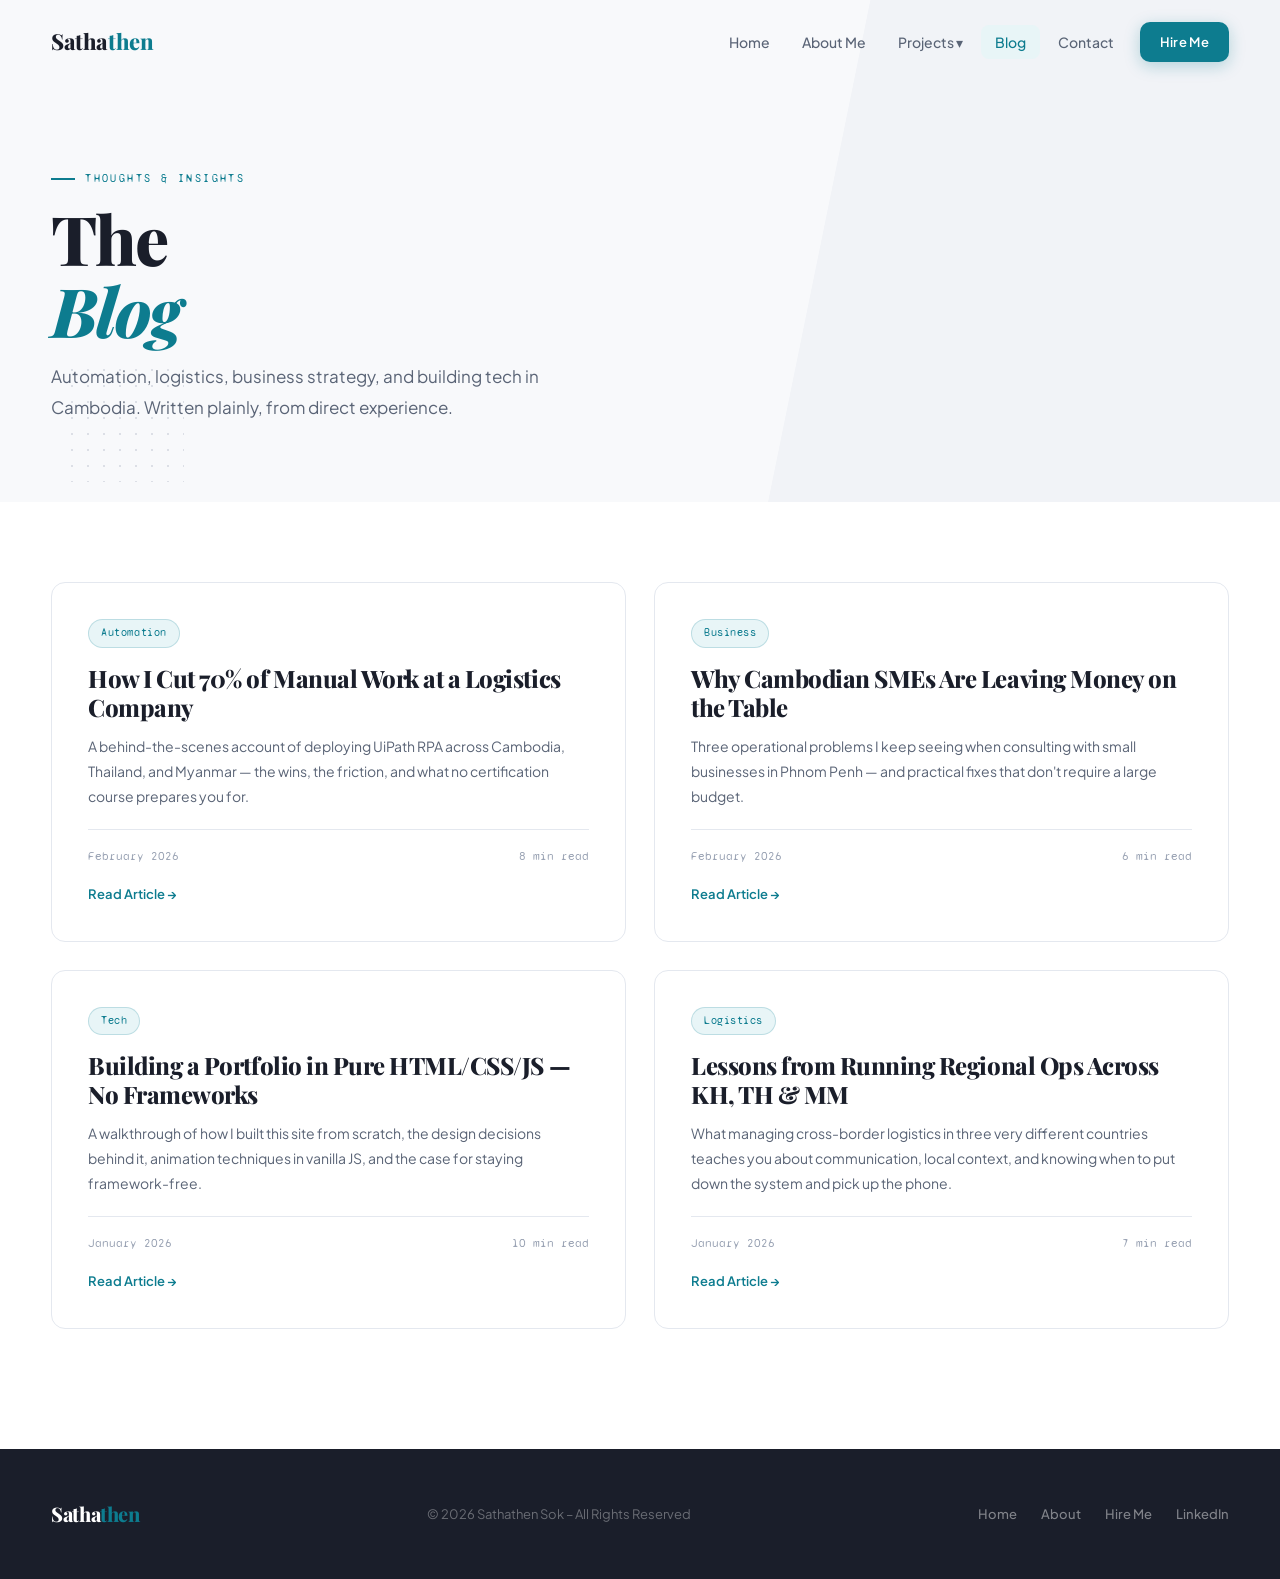
<file: blog.html>
<!DOCTYPE html>
<html lang="en">
<head>
  <meta charset="UTF-8">
  <meta name="viewport" content="width=device-width, initial-scale=1.0">
  <title>Blog – Sathathen</title>
  <link rel="stylesheet" href="./Style.css">
</head>
<body>

  <header>
    <nav>
      <h1 class="logo">Satha<span>then</span></h1>
      <ul>
        <li><a href="./index.html">Home</a></li>
        <li><a href="./aboutme.html">About Me</a></li>
        <li class="dropdown">
          <a href="#">Projects ▾</a>
          <div class="dropdown-content">
            <a href="./fullstack.html">Full Stack Web Developer</a>
            <a href="./automation.html">Automation Developer</a>
            <a href="./businessanalysis.html">Business & Process Analysis</a>
          </div>
        </li>
        <li><a href="./blog.html" class="active">Blog</a></li>
        <li><a href="./index.html#contact">Contact</a></li>
        <li><a href="./hireme.html" class="btn" style="padding:9px 20px;font-size:13px;margin-left:8px;">Hire Me</a></li>
      </ul>
      <button class="hamburger"><span></span><span></span><span></span></button>
    </nav>
  </header>

  <div class="mobile-menu">
    <span class="mobile-close">✕</span>
    <a href="./index.html">Home</a>
    <a href="./aboutme.html">About Me</a>
    <a href="./automation.html">Projects</a>
    <a href="./blog.html">Blog</a>
    <a href="./index.html#contact">Contact</a>
    <a href="./hireme.html">Hire Me</a>
  </div>

  <div class="page-hero">
    <div class="page-hero-inner fade-up">
      <div class="section-label">Thoughts & Insights</div>
      <h1 class="section-title">The<br><em>Blog</em></h1>
      <p class="section-desc">
        Automation, logistics, business strategy, and building tech in Cambodia.
        Written plainly, from direct experience.
      </p>
    </div>
  </div>

  <div class="blog-section">
    <div class="blog-grid">

      <a href="./blog-automation.html" class="blog-card fade-up" style="text-decoration:none;color:inherit;">
        <span class="blog-tag">Automation</span>
        <h3>How I Cut 70% of Manual Work at a Logistics Company</h3>
        <p>A behind-the-scenes account of deploying UiPath RPA across Cambodia, Thailand, and Myanmar — the wins, the friction, and what no certification course prepares you for.</p>
        <div class="blog-meta">
          <span>February 2026</span>
          <span>8 min read</span>
        </div>
        <span class="blog-read-link">Read Article →</span>
      </a>

      <a href="./blog-sme.html" class="blog-card fade-up" style="text-decoration:none;color:inherit;">
        <span class="blog-tag">Business</span>
        <h3>Why Cambodian SMEs Are Leaving Money on the Table</h3>
        <p>Three operational problems I keep seeing when consulting with small businesses in Phnom Penh — and practical fixes that don't require a large budget.</p>
        <div class="blog-meta">
          <span>February 2026</span>
          <span>6 min read</span>
        </div>
        <span class="blog-read-link">Read Article →</span>
      </a>

      <a href="./blog-portfolio.html" class="blog-card fade-up" style="text-decoration:none;color:inherit;">
        <span class="blog-tag">Tech</span>
        <h3>Building a Portfolio in Pure HTML/CSS/JS — No Frameworks</h3>
        <p>A walkthrough of how I built this site from scratch, the design decisions behind it, animation techniques in vanilla JS, and the case for staying framework-free.</p>
        <div class="blog-meta">
          <span>January 2026</span>
          <span>10 min read</span>
        </div>
        <span class="blog-read-link">Read Article →</span>
      </a>

      <a href="./blog-logistics.html" class="blog-card fade-up" style="text-decoration:none;color:inherit;">
        <span class="blog-tag">Logistics</span>
        <h3>Lessons from Running Regional Ops Across KH, TH & MM</h3>
        <p>What managing cross-border logistics in three very different countries teaches you about communication, local context, and knowing when to put down the system and pick up the phone.</p>
        <div class="blog-meta">
          <span>January 2026</span>
          <span>7 min read</span>
        </div>
        <span class="blog-read-link">Read Article →</span>
      </a>

    </div>
  </div>

  <footer>
    <div class="footer-inner">
      <div class="footer-logo">Satha<span>then</span></div>
      <p class="footer-copy">© 2026 Sathathen Sok – All Rights Reserved</p>
      <div class="footer-links">
        <a href="./index.html">Home</a>
        <a href="./aboutme.html">About</a>
        <a href="./hireme.html">Hire Me</a>
        <a href="https://www.linkedin.com/in/sathathen-sok-219b62143/">LinkedIn</a>
      </div>
    </div>
  </footer>

  <script src="./main.js"></script>
</body>
</html>
</file>
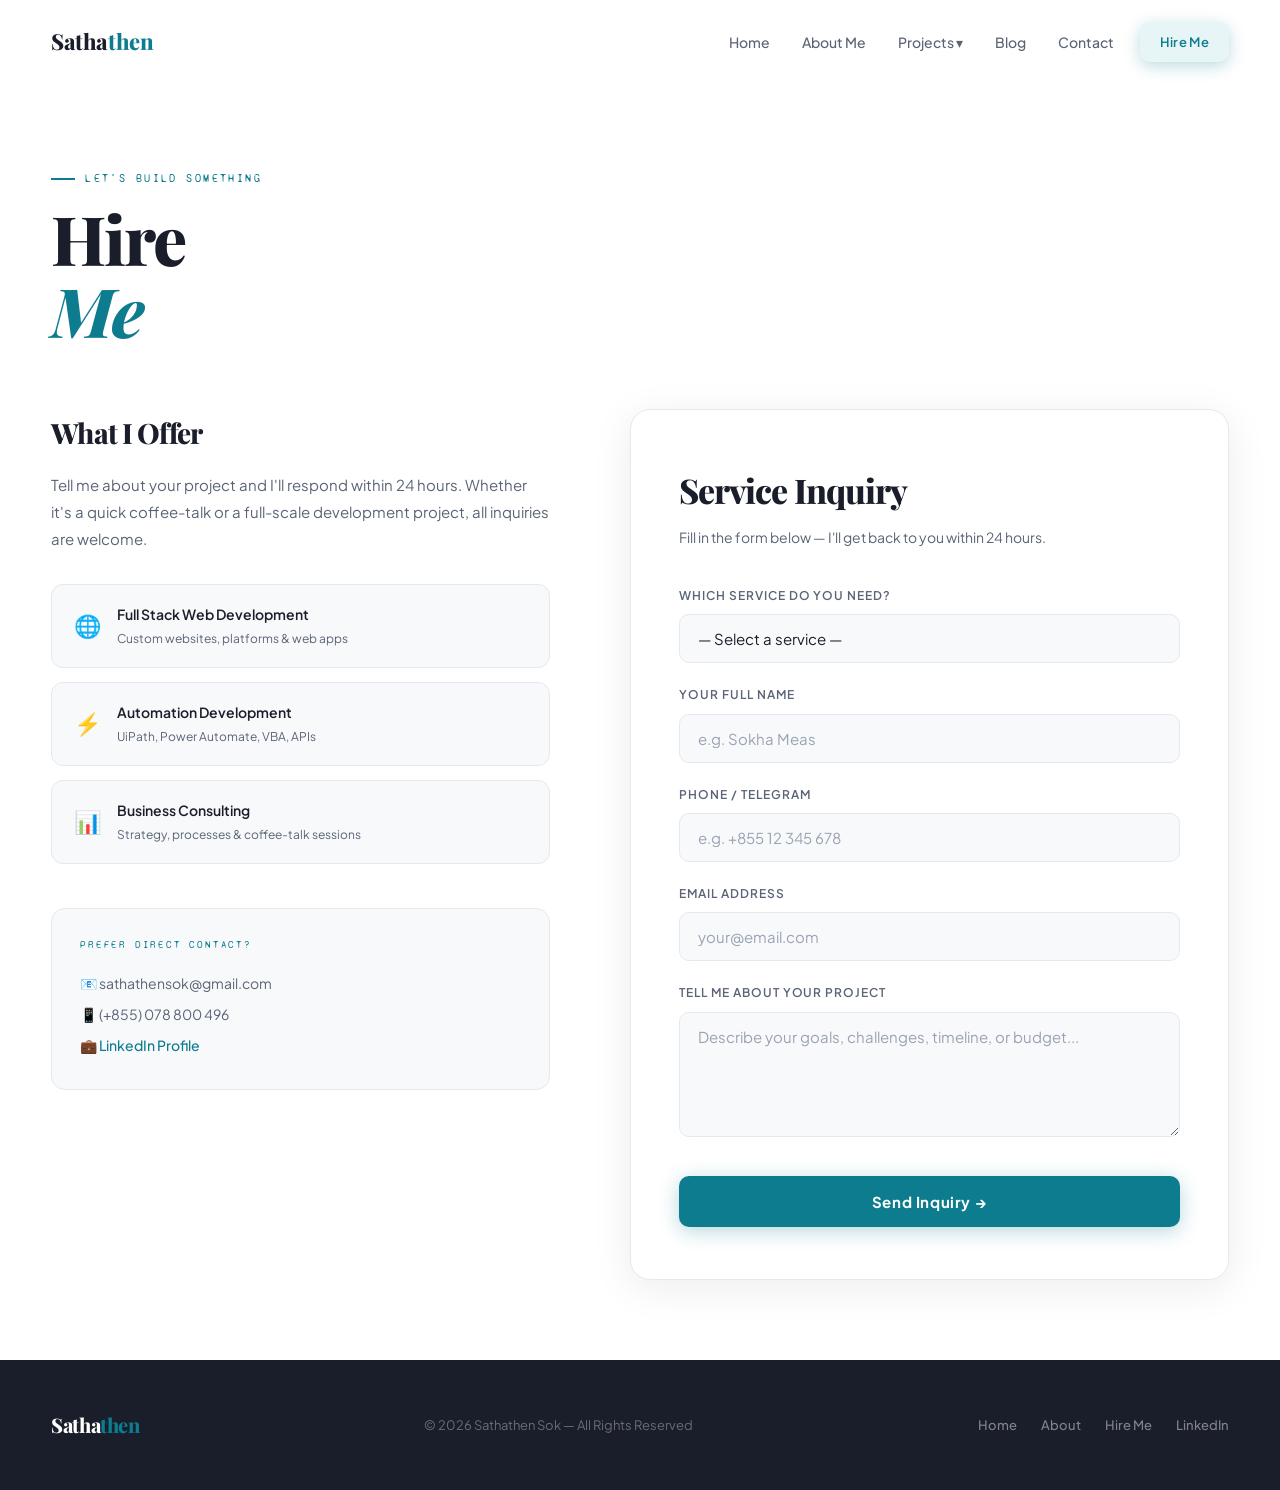
<file: hireme.html>
<!DOCTYPE html>
<html lang="en">
<head>
  <meta charset="UTF-8">
  <meta name="viewport" content="width=device-width, initial-scale=1.0">
  <title>Hire Me — Sathathen</title>
  <link rel="stylesheet" href="./Style.css">
</head>
<body>

  <header>
    <nav>
      <h1 class="logo">Satha<span>then</span></h1>
      <ul>
        <li><a href="./index.html">Home</a></li>
        <li><a href="./aboutme.html">About Me</a></li>
        <li class="dropdown">
          <a href="#">Projects ▾</a>
          <div class="dropdown-content">
            <a href="./fullstack.html">Full Stack Web Developer</a>
            <a href="./automation.html">Automation Developer</a>
            <a href="./businessanalysis.html">Business & Process Analysis</a>
          </div>
        </li>
        <li><a href="./blog.html">Blog</a></li>
        <li><a href="./index.html#contact">Contact</a></li>
        <li><a href="./hireme.html" class="btn active" style="padding:9px 20px;font-size:13px;margin-left:8px;">Hire Me</a></li>
      </ul>
      <button class="hamburger"><span></span><span></span><span></span></button>
    </nav>
  </header>

  <div class="mobile-menu">
    <span class="mobile-close">✕</span>
    <a href="./index.html">Home</a>
    <a href="./aboutme.html">About Me</a>
    <a href="./automation.html">Projects</a>
    <a href="./blog.html">Blog</a>
    <a href="./index.html#contact">Contact</a>
    <a href="./hireme.html">Hire Me</a>
  </div>

  <div class="hireme-page">
    <div class="hireme-inner">

      <div class="fade-up">
        <div class="section-label">Let's Build Something</div>
        <h1 class="section-title">Hire<br><em>Me</em></h1>
      </div>

      <div class="hireme-grid">

        <!-- Left: Info -->
        <div class="fade-in">
          <h3 style="font-family:var(--font-display);font-size:28px;font-weight:800;color:var(--charcoal);letter-spacing:-0.03em;margin-bottom:14px;">
            What I Offer
          </h3>
          <p style="color:var(--grey-600);font-size:15px;line-height:1.8;margin-bottom:28px;">
            Tell me about your project and I'll respond within 24 hours.
            Whether it's a quick coffee-talk or a full-scale development project,
            all inquiries are welcome.
          </p>

          <div class="services-list">
            <div class="service-item">
              <div class="service-icon">🌐</div>
              <div>
                <div class="service-name">Full Stack Web Development</div>
                <div class="service-sub">Custom websites, platforms & web apps</div>
              </div>
            </div>
            <div class="service-item">
              <div class="service-icon">⚡</div>
              <div>
                <div class="service-name">Automation Development</div>
                <div class="service-sub">UiPath, Power Automate, VBA, APIs</div>
              </div>
            </div>
            <div class="service-item">
              <div class="service-icon">📊</div>
              <div>
                <div class="service-name">Business Consulting</div>
                <div class="service-sub">Strategy, processes & coffee-talk sessions</div>
              </div>
            </div>
          </div>

          <div style="margin-top:44px;padding:28px;background:var(--grey-50);border:1px solid var(--grey-200);border-radius:14px;">
            <div style="font-family:var(--font-mono);font-size:10px;color:var(--accent);letter-spacing:0.18em;text-transform:uppercase;margin-bottom:14px;">
              Prefer direct contact?
            </div>
            <div style="font-size:14px;color:var(--grey-600);line-height:2.2;">
              📧 sathathensok@gmail.com<br>
              📱 (+855) 078 800 496<br>
              💼 <a href="https://www.linkedin.com/in/sathathen-sok-219b62143/"
                    style="color:var(--accent);font-weight:500;">LinkedIn Profile</a>
            </div>
          </div>
        </div>

        <!-- Right: Form -->
        <div class="form-wrap fade-up">
          <h2>Service Inquiry</h2>
          <p>Fill in the form below — I'll get back to you within 24 hours.</p>

          <form action="https://formsubmit.co/sathathensok@gmail.com" method="POST">
            <div class="form-group">
              <label>Which Service Do You Need?</label>
              <select name="service" required>
                <option value="">— Select a service —</option>
                <option>Full Stack Web Development</option>
                <option>Automation Development</option>
                <option>Business Consulting</option>
              </select>
            </div>
            <div class="form-group">
              <label>Your Full Name</label>
              <input type="text" name="name" placeholder="e.g. Sokha Meas" required>
            </div>
            <div class="form-group">
              <label>Phone / Telegram</label>
              <input type="tel" name="phone" placeholder="e.g. +855 12 345 678" required>
            </div>
            <div class="form-group">
              <label>Email Address</label>
              <input type="email" name="email" placeholder="your@email.com" required>
            </div>
            <div class="form-group">
              <label>Tell Me About Your Project</label>
              <textarea name="message" rows="5"
                placeholder="Describe your goals, challenges, timeline, or budget..."></textarea>
            </div>

            <input type="hidden" name="_captcha" value="false">
            <input type="hidden" name="_template" value="table">
            <input type="hidden" name="_next" value="./thankyou.html">

            <button type="submit">Send Inquiry →</button>
          </form>
        </div>

      </div>
    </div>
  </div>

  <footer>
    <div class="footer-inner">
      <div class="footer-logo">Satha<span>then</span></div>
      <p class="footer-copy">© 2026 Sathathen Sok — All Rights Reserved</p>
      <div class="footer-links">
        <a href="./index.html">Home</a>
        <a href="./aboutme.html">About</a>
        <a href="./hireme.html">Hire Me</a>
        <a href="https://www.linkedin.com/in/sathathen-sok-219b62143/">LinkedIn</a>
      </div>
    </div>
  </footer>

  <script src="./main.js"></script>
</body>
</html>
</file>
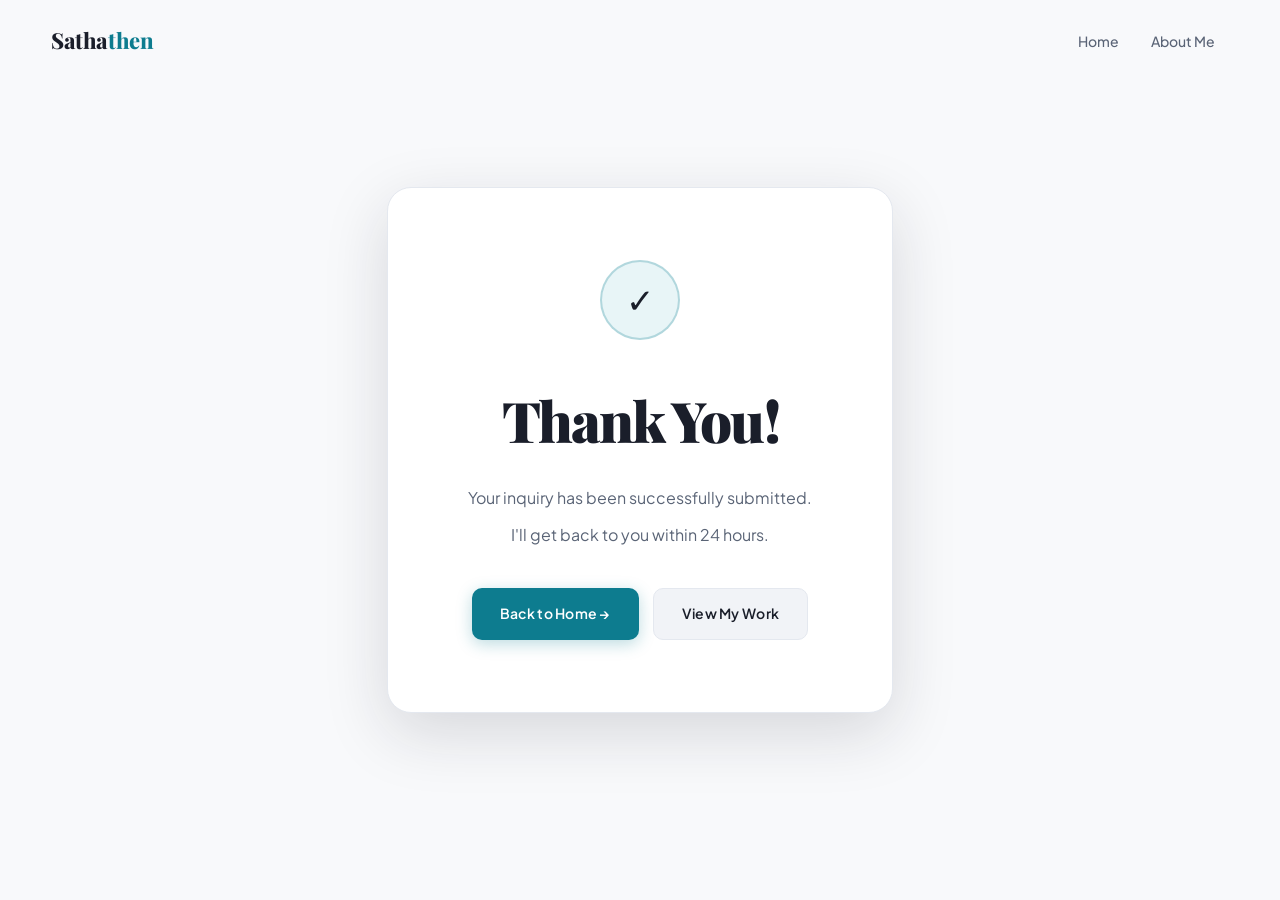
<file: thankyou.html>
<!DOCTYPE html>
<html lang="en">
<head>
  <meta charset="UTF-8">
  <meta name="viewport" content="width=device-width, initial-scale=1.0">
  <title>Thank You — Sathathen</title>
  <link rel="stylesheet" href="./style.css">
</head>
<body>

  <header>
    <nav>
      <h1 class="logo">Satha<span>then</span></h1>
      <ul>
        <li><a href="./index.html">Home</a></li>
        <li><a href="./aboutme.html">About Me</a></li>
      </ul>
    </nav>
  </header>

  <div class="thankyou-wrap">
    <div class="thankyou-inner">
      <div class="check-icon">✓</div>
      <h1>Thank You!</h1>
      <p>Your inquiry has been successfully submitted.</p>
      <p style="margin-bottom:40px;">I'll get back to you within 24 hours.</p>
      <div style="display:flex;gap:14px;justify-content:center;flex-wrap:wrap;">
        <a href="./index.html" class="btn">Back to Home →</a>
        <a href="./automation.html" class="btn-ghost">View My Work</a>
      </div>
    </div>
  </div>

  <script src="./main.js"></script>
</body>
</html>
</file>
<file: Style.css>
/* ============================================================
   SATHATHEN — Swiss Editorial Light Portfolio
   Theme: White/Grey backgrounds, charcoal text, slate-teal accent
   Fonts: Playfair Display (display) + Plus Jakarta Sans (body)
   v2.0 — Enhanced
============================================================ */

@import url('https://fonts.googleapis.com/css2?family=Playfair+Display:ital,wght@0,700;0,800;0,900;1,700;1,800&family=Plus+Jakarta+Sans:wght@300;400;500;600;700&family=Syne+Mono&display=swap');

/* ============================
   CSS Variables
============================ */
:root {
  --white:       #ffffff;
  --grey-50:     #f8f9fb;
  --grey-100:    #f1f3f7;
  --grey-200:    #e4e8ef;
  --grey-300:    #cdd3de;
  --grey-400:    #9aa3b4;
  --grey-600:    #5a6476;
  --charcoal:    #1a1e2a;
  --charcoal-2:  #2d3344;
  --accent:      #0d7c8f;
  --accent-2:    #0a6070;
  --accent-light:#e8f5f7;
  --accent-mid:  rgba(13, 124, 143, 0.12);
  --warm-shadow: rgba(26, 30, 42, 0.08);
  --deep-shadow: rgba(26, 30, 42, 0.15);
  --font-display:'Playfair Display', Georgia, serif;
  --font-body:   'Plus Jakarta Sans', sans-serif;
  --font-mono:   'Syne Mono', monospace;
  --radius:      14px;
  --transition:  0.28s cubic-bezier(0.4, 0, 0.2, 1);
  --max-w:       1180px;
}

/* ============================
   Reset & Base
============================ */
*, *::before, *::after {
  margin: 0; padding: 0; box-sizing: border-box;
}
html { scroll-behavior: smooth; }
body {
  background: var(--white);
  color: var(--charcoal);
  font-family: var(--font-body);
  font-size: 16px;
  line-height: 1.7;
  overflow-x: hidden;
}
img  { max-width: 100%; display: block; }
a    { text-decoration: none; color: inherit; }
ul   { list-style: none; }

::-webkit-scrollbar { width: 4px; }
::-webkit-scrollbar-track { background: var(--grey-100); }
::-webkit-scrollbar-thumb { background: var(--accent); border-radius: 4px; }

/* ============================
   Reading Progress Bar
============================ */
#reading-progress {
  position: fixed;
  top: 0; left: 0;
  width: 0%;
  height: 3px;
  background: linear-gradient(90deg, var(--accent), #1ab2c8);
  z-index: 9999;
  transition: width 0.1s linear;
}

/* ============================
   Navigation
============================ */
header {
  position: fixed; top: 0; left: 0; right: 0;
  z-index: 1000;
  transition: var(--transition);
}
header.scrolled {
  background: rgba(255,255,255,0.96);
  backdrop-filter: blur(18px);
  box-shadow: 0 1px 0 var(--grey-200), 0 4px 24px var(--warm-shadow);
}
nav {
  width: 92%; max-width: var(--max-w);
  margin: auto;
  display: flex;
  justify-content: space-between;
  align-items: center;
  padding: 22px 0;
  transition: padding var(--transition);
}
header.scrolled nav { padding: 16px 0; }

.logo {
  font-family: var(--font-display);
  font-size: 22px; font-weight: 800;
  color: var(--charcoal); letter-spacing: -0.02em;
}
.logo span { color: var(--accent); }

nav ul { display: flex; gap: 4px; align-items: center; }
nav ul li a {
  color: var(--grey-600); font-size: 14px; font-weight: 500;
  padding: 8px 14px; border-radius: 8px; transition: var(--transition);
}
nav ul li a:hover, nav ul li a.active {
  color: var(--accent); background: var(--accent-light);
}

.dropdown { position: relative; }
.dropdown-content {
  display: none; position: absolute; top: 100%; left: 0;
  background: var(--white); border: 1px solid var(--grey-200);
  border-radius: var(--radius); min-width: 250px; padding: 8px;
  padding-top: 4px; /* visual gap now lives INSIDE the hover zone */
}
.dropdown-content a {
  display: block; padding: 10px 14px; border-radius: 8px;
  color: var(--charcoal-2); font-size: 13px; font-weight: 500;
  transition: var(--transition);
}
.dropdown-content a:hover { background: var(--accent-light); color: var(--accent); }
.dropdown:hover .dropdown-content { display: block; }

.hamburger {
  display: none; flex-direction: column;
  gap: 5px; cursor: pointer; padding: 6px; border: none; background: none;
}
.hamburger span {
  width: 22px; height: 2px;
  background: var(--charcoal); border-radius: 2px; transition: var(--transition);
}

.mobile-menu {
  display: none; position: fixed; inset: 0;
  background: var(--white); z-index: 999;
  flex-direction: column; align-items: flex-start;
  justify-content: center; padding: 60px 48px; gap: 10px;
}
.mobile-menu.active { display: flex; }
.mobile-menu a {
  font-family: var(--font-display); font-size: 44px; font-weight: 800;
  color: var(--charcoal); letter-spacing: -0.03em; transition: var(--transition);
  padding: 4px 0; border-bottom: 2px solid transparent;
}
.mobile-menu a:hover { color: var(--accent); border-bottom-color: var(--accent); }
.mobile-close {
  position: absolute; top: 28px; right: 32px;
  font-size: 28px; cursor: pointer; color: var(--grey-600);
}

/* ============================
   Buttons
============================ */
.btn, .btn-ghost, .btn-outline {
  display: inline-flex; align-items: center; gap: 8px;
  padding: 13px 28px; border-radius: 10px;
  font-family: var(--font-body); font-size: 14px;
  font-weight: 600; letter-spacing: 0.02em;
  cursor: pointer; transition: var(--transition); border: none;
}
.btn {
  background: var(--accent); color: var(--white);
  box-shadow: 0 4px 16px rgba(13,124,143,0.28);
}
.btn:hover {
  background: var(--accent-2);
  box-shadow: 0 6px 24px rgba(13,124,143,0.42);
  transform: translateY(-2px);
}
.btn-ghost {
  background: var(--grey-100); color: var(--charcoal);
  border: 1px solid var(--grey-200);
}
.btn-ghost:hover { background: var(--grey-200); transform: translateY(-2px); }
.btn-outline {
  background: transparent; color: var(--accent); border: 2px solid var(--accent);
}
.btn-outline:hover { background: var(--accent); color: var(--white); transform: translateY(-2px); }

/* ============================
   Section Labels & Titles
============================ */
.section-label {
  font-family: var(--font-mono); font-size: 11px;
  letter-spacing: 0.22em; text-transform: uppercase; color: var(--accent);
  display: inline-flex; align-items: center; gap: 10px; margin-bottom: 14px;
}
.section-label::before {
  content: ''; width: 24px; height: 2px; background: var(--accent); flex-shrink: 0;
}
.section-title {
  font-family: var(--font-display);
  font-size: clamp(40px, 5.5vw, 68px);
  font-weight: 800; color: var(--charcoal);
  line-height: 1.05; letter-spacing: -0.03em;
}
.section-title em { font-style: italic; color: var(--accent); }
.section-desc {
  color: var(--grey-600); font-size: 17px;
  max-width: 520px; line-height: 1.8; margin-top: 16px;
}

/* ============================
   Hero
============================ */
.hero {
  min-height: 100vh; display: flex; align-items: center;
  padding: 120px 0 80px; position: relative; overflow: hidden;
  background: var(--white);
}
/* Subtle dot-grid background */
.hero::before {
  content: ''; position: absolute; top: 0; right: 0;
  width: 55%; height: 100%; background: var(--grey-50);
  clip-path: polygon(12% 0%, 100% 0%, 100% 100%, 0% 100%);
  z-index: 0;
}
.hero::after {
  content: ''; position: absolute; bottom: -60px; left: 48%;
  width: 180px; height: 180px; border: 2px solid var(--grey-200);
  border-radius: 50%; z-index: 0; opacity: 0.6;
}
/* Dot grid decorative element */
.hero-dot-grid {
  position: absolute; top: 80px; left: -40px; z-index: 0;
  width: 200px; height: 200px; opacity: 0.35;
  background-image: radial-gradient(circle, var(--grey-300) 1.5px, transparent 1.5px);
  background-size: 20px 20px;
}
.hero-inner {
  position: relative; z-index: 1;
  width: 92%; max-width: var(--max-w); margin: auto;
  display: grid; grid-template-columns: 1.1fr 0.9fr;
  gap: 80px; align-items: center;
}
.hero-eyebrow {
  display: inline-flex; align-items: center; gap: 8px;
  font-family: var(--font-mono); font-size: 11px;
  letter-spacing: 0.2em; text-transform: uppercase; color: var(--accent);
  margin-bottom: 24px; padding: 7px 16px;
  background: var(--accent-light); border-radius: 100px;
  border: 1px solid rgba(13,124,143,0.2);
}
.hero-eyebrow::before {
  content: ''; width: 7px; height: 7px;
  background: var(--accent); border-radius: 50%;
  animation: pulse-dot 2s infinite;
}
.hero h1 {
  font-family: var(--font-display);
  font-size: clamp(52px, 8vw, 96px);
  font-weight: 900; line-height: 0.95;
  letter-spacing: -0.04em; color: var(--charcoal); margin-bottom: 12px;
}
.hero h1 em { font-style: italic; color: var(--accent); }
.hero-sub {
  font-size: 17px; color: var(--grey-600);
  font-weight: 400; line-height: 1.8;
  max-width: 420px; margin-bottom: 40px;
}
.hero-actions { display: flex; gap: 14px; flex-wrap: wrap; }

.hero-image-side {
  position: relative; display: flex; align-items: center; justify-content: center;
}
.hero-image-side::before {
  content: ''; position: absolute; top: 30px; left: 30px; right: -10px; bottom: -10px;
  background: var(--grey-100); border-radius: 24px; z-index: 0;
}
.hero-image-side::after {
  content: ''; position: absolute; top: -20px; right: 20px;
  width: 80px; height: 80px; background: var(--accent-light);
  border-radius: 16px; z-index: 0;
}
.hero-img {
  position: relative; z-index: 1; width: 100%; height: 460px;
  object-fit: cover; object-position: top; border-radius: 20px;
  box-shadow: 0 24px 64px var(--deep-shadow);
}
.hero-badge {
  position: absolute; bottom: 40px; left: -20px; z-index: 2;
  background: var(--white); border-radius: 14px; padding: 16px 22px;
  box-shadow: 0 12px 40px var(--deep-shadow); border: 1px solid var(--grey-200);
  display: flex; align-items: center; gap: 14px;
}
.hero-badge-icon {
  width: 44px; height: 44px; background: var(--accent-light);
  border-radius: 10px; display: flex; align-items: center;
  justify-content: center; font-size: 20px;
}
.hero-badge-num {
  font-family: var(--font-display); font-size: 22px; font-weight: 800;
  color: var(--charcoal); line-height: 1;
}
.hero-badge-label { font-size: 11px; color: var(--grey-600); letter-spacing: 0.05em; }

/* ============================
   Stats Strip
============================ */
.stats-strip { background: var(--charcoal); }
.stats-inner {
  width: 92%; max-width: var(--max-w); margin: auto;
  display: grid; grid-template-columns: repeat(3, 1fr);
}
.stat-box {
  padding: 52px 40px; border-right: 1px solid rgba(255,255,255,0.08); text-align: center;
  transition: var(--transition);
}
.stat-box:hover { background: rgba(255,255,255,0.03); }
.stat-box:last-child { border-right: none; }
.stat-num {
  font-family: var(--font-display); font-size: 56px;
  font-weight: 800; color: var(--white); line-height: 1;
}
.stat-num span { color: var(--accent); }
.stat-label { font-size: 13px; color: rgba(255,255,255,0.4); letter-spacing: 0.08em; margin-top: 8px; }

/* ============================
   About (Homepage)
============================ */
.about-home { padding: 120px 0; background: var(--white); }
.about-home-inner {
  width: 92%; max-width: var(--max-w); margin: auto;
  display: grid; grid-template-columns: 1fr 1fr; gap: 100px; align-items: center;
}
.about-home-text p {
  color: var(--grey-600); line-height: 1.9; font-size: 17px; margin-bottom: 20px;
}
.tag-row { display: flex; flex-wrap: wrap; gap: 8px; margin-top: 28px; }
.tag {
  padding: 6px 14px; background: var(--grey-100); border: 1px solid var(--grey-200);
  border-radius: 100px; font-size: 12px; color: var(--charcoal-2); font-weight: 500;
  font-family: var(--font-mono); letter-spacing: 0.04em; transition: var(--transition);
}
.tag:hover { background: var(--accent-light); color: var(--accent); border-color: rgba(13,124,143,0.25); }
.about-home-image { position: relative; }
.about-home-image::before {
  content: ''; position: absolute; inset: 20px -20px -20px 20px;
  background: var(--grey-100); border-radius: 20px; z-index: 0;
}
.about-home-image img {
  position: relative; z-index: 1; width: 100%; height: 400px;
  object-fit: cover; object-position: top; border-radius: 18px;
  box-shadow: 0 20px 60px var(--deep-shadow);
}

/* ============================
   Projects (Homepage)
============================ */
.projects-home { padding: 120px 0; background: var(--grey-50); }
.projects-home-inner { width: 92%; max-width: var(--max-w); margin: auto; }
.projects-header {
  display: flex; justify-content: space-between;
  align-items: flex-end; margin-bottom: 56px; flex-wrap: wrap; gap: 20px;
}
.projects-grid { display: grid; grid-template-columns: repeat(3, 1fr); gap: 24px; }
.project-card {
  background: var(--white); border-radius: var(--radius); padding: 36px 32px;
  border: 1px solid var(--grey-200); box-shadow: 0 2px 12px var(--warm-shadow);
  transition: var(--transition); position: relative; overflow: hidden; cursor: pointer;
}
.project-card::before {
  content: ''; position: absolute; top: 0; left: 0; right: 0; height: 3px;
  background: linear-gradient(90deg, var(--accent), #1ab2c8);
  transform: scaleX(0); transform-origin: left; transition: transform 0.4s ease;
}
.project-card:hover {
  border-color: rgba(13,124,143,0.2);
  box-shadow: 0 16px 48px var(--deep-shadow); transform: translateY(-5px);
}
.project-card:hover::before { transform: scaleX(1); }
.card-icon {
  width: 52px; height: 52px; background: var(--accent-light);
  border-radius: 12px; display: flex; align-items: center;
  justify-content: center; font-size: 24px; margin-bottom: 22px;
  border: 1px solid rgba(13,124,143,0.15);
}
.project-card h3 {
  font-family: var(--font-display); font-size: 22px; font-weight: 700;
  color: var(--charcoal); margin-bottom: 12px; letter-spacing: -0.02em;
}
.project-card p { color: var(--grey-600); font-size: 14px; line-height: 1.8; }
.card-link {
  display: inline-flex; align-items: center; gap: 6px;
  margin-top: 22px; font-size: 13px; font-weight: 600; color: var(--accent);
  transition: var(--transition); opacity: 0; transform: translateX(-6px);
}
.project-card:hover .card-link { opacity: 1; transform: translateX(0); }

/* ============================
   Contact (Homepage)
============================ */
.contact-home { padding: 120px 0; background: var(--white); }
.contact-home-inner {
  width: 92%; max-width: var(--max-w); margin: auto;
  display: grid; grid-template-columns: 1fr 1fr; gap: 80px; align-items: start;
}
.contact-info p { color: var(--grey-600); line-height: 1.8; margin-bottom: 36px; font-size: 16px; }
.contact-item {
  display: flex; align-items: center; gap: 16px; padding: 18px 20px;
  background: var(--grey-50); border: 1px solid var(--grey-200);
  border-radius: 12px; margin-bottom: 12px; transition: var(--transition);
}
.contact-item:hover { background: var(--accent-light); border-color: rgba(13,124,143,0.2); }
.contact-item-icon {
  width: 42px; height: 42px; background: var(--white); border-radius: 10px;
  display: flex; align-items: center; justify-content: center;
  font-size: 18px; flex-shrink: 0; box-shadow: 0 2px 8px var(--warm-shadow);
}
.contact-item-label { font-size: 11px; color: var(--grey-400); text-transform: uppercase; letter-spacing: 0.1em; }
.contact-item-value { font-size: 14px; color: var(--charcoal); font-weight: 500; }
.contact-box {
  background: var(--grey-50); border: 1px solid var(--grey-200);
  border-radius: 20px; padding: 64px 48px; text-align: center;
  display: flex; flex-direction: column; align-items: center; gap: 20px;
}
.contact-box-flag { font-size: 72px; line-height: 1; }
.contact-box h3 {
  font-family: var(--font-display); font-size: 32px; font-weight: 800;
  color: var(--charcoal); letter-spacing: -0.03em;
}
.contact-box p { color: var(--grey-600); font-size: 14px; max-width: 260px; line-height: 1.7; margin: 0; }

/* ============================
   Footer
============================ */
footer { background: var(--charcoal); padding: 48px 0; }
.footer-inner {
  width: 92%; max-width: var(--max-w); margin: auto;
  display: flex; justify-content: space-between; align-items: center; flex-wrap: wrap; gap: 20px;
}
.footer-logo {
  font-family: var(--font-display); font-size: 20px; font-weight: 800;
  color: var(--white); letter-spacing: -0.02em;
}
.footer-logo span { color: var(--accent); }
.footer-copy { font-size: 13px; color: rgba(255,255,255,0.35); }
.footer-links { display: flex; gap: 24px; }
.footer-links a { color: rgba(255,255,255,0.45); font-size: 13px; font-weight: 500; transition: var(--transition); }
.footer-links a:hover { color: var(--accent); }

/* ============================
   Page Hero (inner pages)
============================ */
.page-hero {
  padding: 160px 0 80px; background: var(--grey-50);
  position: relative; overflow: hidden;
}
.page-hero::before {
  content: ''; position: absolute; top: 0; right: 0;
  width: 40%; height: 100%; background: var(--grey-100);
  clip-path: polygon(20% 0%, 100% 0%, 100% 100%, 0% 100%);
}
.page-hero::after {
  content: ''; position: absolute; bottom: 20px; left: 5%;
  width: 120px; height: 120px; opacity: 0.3;
  background-image: radial-gradient(circle, var(--grey-400) 1.5px, transparent 1.5px);
  background-size: 16px 16px;
}
.page-hero-inner { position: relative; z-index: 1; width: 92%; max-width: var(--max-w); margin: auto; }

/* ============================
   About Full Page
============================ */
.about-full-layout {
  width: 92%; max-width: var(--max-w); margin: 80px auto 120px;
  display: grid; grid-template-columns: 320px 1fr; gap: 72px;
}
.sidebar { position: sticky; top: 100px; align-self: start; }
.sidebar-img {
  width: 100%; height: 340px; object-fit: cover; object-position: top;
  border-radius: 16px; box-shadow: 0 20px 60px var(--deep-shadow); margin-bottom: 24px;
}
.sidebar-card { background: var(--grey-50); border: 1px solid var(--grey-200); border-radius: 14px; padding: 24px; }
.sidebar-card + .sidebar-card { margin-top: 16px; }
.sidebar-card h4 {
  font-family: var(--font-mono); font-size: 10px; letter-spacing: 0.2em;
  text-transform: uppercase; color: var(--accent); margin-bottom: 16px;
}
.sidebar-row {
  display: flex; justify-content: space-between; align-items: center;
  padding: 10px 0; border-bottom: 1px solid var(--grey-200); font-size: 13px;
}
.sidebar-row:last-child { border-bottom: none; }
.sidebar-row span:first-child { color: var(--grey-600); }
.sidebar-row span:last-child { font-weight: 600; color: var(--charcoal); font-family: var(--font-mono); font-size: 12px; }
.content-block { margin-bottom: 64px; }
.content-block h3 {
  font-family: var(--font-display); font-size: 34px; font-weight: 800;
  color: var(--charcoal); margin-bottom: 20px; letter-spacing: -0.03em;
}
.content-block p { color: var(--grey-600); line-height: 1.9; font-size: 16px; margin-bottom: 16px; }
.content-block ul { margin-top: 12px; display: flex; flex-direction: column; gap: 12px; }
.content-block ul li {
  padding-left: 22px; position: relative;
  color: var(--grey-600); line-height: 1.7; font-size: 16px;
}
.content-block ul li::before {
  content: ''; position: absolute; left: 0; top: 10px;
  width: 8px; height: 2px; background: var(--accent);
}
.content-block ul li strong { color: var(--charcoal); }

/* ============================
   Project Pages
============================ */
.page-intro { background: var(--white); padding: 80px 0 48px; border-bottom: 1px solid var(--grey-200); }
.page-intro-inner { width: 92%; max-width: var(--max-w); margin: auto; }

.project-row {
  width: 92%; max-width: var(--max-w); margin: 0 auto;
  display: grid; grid-template-columns: 380px 1fr;
  gap: 72px; align-items: center;
  padding: 80px 0; border-bottom: 1px solid var(--grey-200);
}
.project-row:last-child { border-bottom: none; margin-bottom: 80px; }
.project-row img {
  width: 100%; height: 260px; object-fit: cover; border-radius: 16px;
  border: 1px solid var(--grey-200); box-shadow: 0 8px 32px var(--warm-shadow);
  transition: var(--transition);
}
.project-row:hover img { box-shadow: 0 20px 56px var(--deep-shadow); transform: scale(1.01); }
.project-text h3 {
  font-family: var(--font-display); font-size: 32px; font-weight: 800;
  color: var(--charcoal); margin-bottom: 16px; letter-spacing: -0.03em;
}
.project-text p { color: var(--grey-600); line-height: 1.8; margin-bottom: 14px; font-size: 15px; }
.project-text ul { margin-top: 16px; display: flex; flex-direction: column; gap: 10px; }
.project-text ul li {
  padding-left: 20px; position: relative;
  color: var(--grey-600); font-size: 14px; line-height: 1.7;
}
.project-text ul li::before {
  content: ''; position: absolute; left: 0; top: 10px;
  width: 8px; height: 2px; background: var(--accent);
}
.tech-stack { display: flex; flex-wrap: wrap; gap: 8px; margin-top: 24px; }
.tech-badge {
  padding: 5px 12px; background: var(--accent-light);
  border: 1px solid rgba(13,124,143,0.18); border-radius: 100px;
  font-size: 11px; color: var(--accent); font-family: var(--font-mono); font-weight: 500;
}

/* ============================
   Hire Me Page
============================ */
.hireme-page { padding: 160px 0 80px; }
.hireme-inner { width: 92%; max-width: var(--max-w); margin: auto; }
.hireme-grid { display: grid; grid-template-columns: 1fr 1.2fr; gap: 80px; margin-top: 64px; }
.services-list { display: flex; flex-direction: column; gap: 14px; margin: 32px 0; }
.service-item {
  display: flex; align-items: center; gap: 16px; padding: 18px 22px;
  background: var(--grey-50); border: 1px solid var(--grey-200);
  border-radius: 12px; transition: var(--transition);
}
.service-item:hover { background: var(--accent-light); border-color: rgba(13,124,143,0.2); }
.service-icon { font-size: 22px; }
.service-name { font-size: 14px; font-weight: 600; color: var(--charcoal); }
.service-sub { font-size: 12px; color: var(--grey-600); margin-top: 2px; }
.form-wrap {
  background: var(--white); border: 1px solid var(--grey-200);
  border-radius: 20px; padding: 52px 48px;
  box-shadow: 0 8px 40px var(--warm-shadow);
}
.form-wrap h2 {
  font-family: var(--font-display); font-size: 34px; font-weight: 800;
  color: var(--charcoal); margin-bottom: 6px; letter-spacing: -0.03em;
}
.form-wrap > p { color: var(--grey-600); font-size: 14px; margin-bottom: 36px; }
.form-group { margin-bottom: 22px; }
form label {
  display: block; font-size: 12px; font-weight: 600;
  letter-spacing: 0.08em; text-transform: uppercase;
  color: var(--grey-600); margin-bottom: 8px;
}
form input, form select, form textarea {
  width: 100%; padding: 14px 18px;
  background: var(--grey-50); border: 1.5px solid var(--grey-200);
  border-radius: 10px; font-size: 15px; color: var(--charcoal);
  font-family: var(--font-body); transition: var(--transition); outline: none;
  -webkit-appearance: none;
}
form input:focus, form select:focus, form textarea:focus {
  border-color: var(--accent); background: var(--white);
  box-shadow: 0 0 0 3px var(--accent-mid);
}
form input::placeholder, form textarea::placeholder { color: var(--grey-400); }
form select { cursor: pointer; }
form select option { background: var(--white); color: var(--charcoal); }
form textarea { resize: vertical; min-height: 120px; }
form button[type="submit"] {
  width: 100%; margin-top: 10px; padding: 16px;
  background: var(--accent); color: var(--white); border: none;
  border-radius: 10px; font-size: 15px; font-weight: 700;
  letter-spacing: 0.04em; cursor: pointer; transition: var(--transition);
  font-family: var(--font-body); box-shadow: 0 4px 20px rgba(13,124,143,0.3);
}
form button[type="submit"]:hover {
  background: var(--accent-2);
  box-shadow: 0 6px 28px rgba(13,124,143,0.45); transform: translateY(-1px);
}

/* ============================
   Thank You Page
============================ */
.thankyou-wrap {
  min-height: 100vh; display: flex; align-items: center;
  justify-content: center; text-align: center;
  padding: 40px 20px; background: var(--grey-50);
}
.thankyou-inner {
  background: var(--white); border: 1px solid var(--grey-200);
  border-radius: 24px; padding: 72px 80px; max-width: 560px;
  box-shadow: 0 20px 64px var(--deep-shadow);
}
.check-icon {
  width: 80px; height: 80px; background: var(--accent-light);
  border: 2px solid rgba(13,124,143,0.25); border-radius: 50%;
  display: flex; align-items: center; justify-content: center;
  font-size: 34px; margin: 0 auto 32px;
  animation: pop 0.5s cubic-bezier(0.34,1.56,0.64,1);
}
.thankyou-inner h1 {
  font-family: var(--font-display); font-size: 56px; font-weight: 900;
  color: var(--charcoal); letter-spacing: -0.04em; margin-bottom: 16px;
}
.thankyou-inner p { color: var(--grey-600); font-size: 16px; line-height: 1.7; margin-bottom: 10px; }

/* ============================
   Blog Index Page
============================ */
.blog-section { width: 92%; max-width: var(--max-w); margin: 80px auto 120px; }
.blog-grid { display: grid; grid-template-columns: repeat(2, 1fr); gap: 28px; }
.blog-card {
  background: var(--white); border: 1px solid var(--grey-200);
  border-radius: var(--radius); padding: 36px; transition: var(--transition);
  cursor: pointer; display: flex; flex-direction: column;
}
.blog-card:hover {
  box-shadow: 0 16px 48px var(--deep-shadow);
  border-color: rgba(13,124,143,0.15); transform: translateY(-3px);
}
.blog-tag {
  display: inline-block; padding: 4px 12px;
  background: var(--accent-light); border: 1px solid rgba(13,124,143,0.2);
  border-radius: 100px; font-size: 11px; color: var(--accent);
  font-family: var(--font-mono); letter-spacing: 0.05em; margin-bottom: 16px;
  width: fit-content;
}
.blog-card h3 {
  font-family: var(--font-display); font-size: 24px; font-weight: 800;
  color: var(--charcoal); margin-bottom: 12px; line-height: 1.2; letter-spacing: -0.02em;
}
.blog-card p { color: var(--grey-600); font-size: 14px; line-height: 1.8; margin-bottom: 20px; flex: 1; }
.blog-meta {
  display: flex; justify-content: space-between; align-items: center;
  border-top: 1px solid var(--grey-200); padding-top: 16px;
  font-size: 12px; color: var(--grey-400); font-family: var(--font-mono);
}
.blog-read-link {
  display: inline-flex; align-items: center; gap: 6px;
  font-size: 13px; font-weight: 600; color: var(--accent);
  transition: var(--transition); margin-top: 16px;
}
.blog-read-link:hover { gap: 10px; }
.coming-soon-block {
  grid-column: 1/-1; text-align: center;
  padding: 80px 40px; background: var(--grey-50);
  border: 1px dashed var(--grey-300); border-radius: var(--radius);
}
.coming-soon-block .cs-emoji { font-size: 56px; margin-bottom: 24px; }
.coming-soon-block h3 {
  font-family: var(--font-display); font-size: 40px; font-weight: 800;
  color: var(--charcoal); margin-bottom: 12px; letter-spacing: -0.03em;
}
.coming-soon-block p { color: var(--grey-600); font-size: 15px; max-width: 420px; margin: 0 auto 28px; }

/* ============================
   Blog Article Page
============================ */
.article-hero {
  padding: 140px 0 60px; background: var(--grey-50); position: relative; overflow: hidden;
}
.article-hero::before {
  content: ''; position: absolute; top: 0; right: 0;
  width: 35%; height: 100%; background: var(--grey-100);
  clip-path: polygon(20% 0%, 100% 0%, 100% 100%, 0% 100%);
}
.article-hero-inner {
  position: relative; z-index: 1;
  width: 92%; max-width: 860px; margin: auto;
}
.article-hero-meta {
  display: flex; align-items: center; gap: 16px; margin-bottom: 28px; flex-wrap: wrap;
}
.article-hero-meta .blog-tag { margin-bottom: 0; }
.article-date { font-family: var(--font-mono); font-size: 11px; color: var(--grey-400); letter-spacing: 0.1em; }
.article-read-time {
  font-family: var(--font-mono); font-size: 11px; color: var(--grey-400);
  letter-spacing: 0.1em; display: flex; align-items: center; gap: 6px;
}
.article-read-time::before { content: '·'; font-size: 16px; }
.article-hero h1 {
  font-family: var(--font-display);
  font-size: clamp(36px, 5vw, 58px);
  font-weight: 900; line-height: 1.08; letter-spacing: -0.03em;
  color: var(--charcoal); margin-bottom: 20px;
}
.article-hero .lead {
  font-size: 19px; color: var(--grey-600); line-height: 1.75;
  max-width: 640px; font-weight: 400; border-left: 3px solid var(--accent);
  padding-left: 20px;
}

/* Article Body */
.article-body {
  width: 92%; max-width: 740px; margin: 72px auto 120px;
}
.article-body h2 {
  font-family: var(--font-display); font-size: 32px; font-weight: 800;
  color: var(--charcoal); margin: 56px 0 20px; letter-spacing: -0.03em; line-height: 1.1;
}
.article-body h3 {
  font-family: var(--font-display); font-size: 22px; font-weight: 700;
  color: var(--charcoal); margin: 40px 0 14px; letter-spacing: -0.02em;
}
.article-body p {
  color: var(--grey-600); font-size: 17px; line-height: 1.85;
  margin-bottom: 22px;
}
.article-body p strong { color: var(--charcoal); font-weight: 600; }
.article-body ul, .article-body ol {
  margin: 20px 0 26px; display: flex; flex-direction: column; gap: 12px;
  padding-left: 0; list-style: none;
}
.article-body ul li, .article-body ol li {
  padding-left: 24px; position: relative;
  color: var(--grey-600); font-size: 16px; line-height: 1.75;
}
.article-body ul li::before {
  content: ''; position: absolute; left: 0; top: 11px;
  width: 10px; height: 2px; background: var(--accent);
}
.article-body ol { counter-reset: article-ol; }
.article-body ol li { counter-increment: article-ol; }
.article-body ol li::before {
  content: counter(article-ol) '.';
  position: absolute; left: 0; top: 0;
  font-family: var(--font-mono); font-size: 12px; color: var(--accent);
  font-weight: 600; line-height: 1.75;
}

/* Pull Quote */
.pull-quote {
  margin: 48px 0; padding: 32px 36px;
  background: var(--accent-light);
  border-left: 4px solid var(--accent);
  border-radius: 0 12px 12px 0;
}
.pull-quote p {
  font-family: var(--font-display); font-size: 22px; font-style: italic;
  color: var(--charcoal); line-height: 1.5; margin: 0 !important;
  font-weight: 700; letter-spacing: -0.02em;
}

/* Stat Callout */
.stat-callout {
  display: grid; grid-template-columns: repeat(auto-fit, minmax(160px, 1fr));
  gap: 16px; margin: 40px 0; padding: 32px;
  background: var(--charcoal); border-radius: 16px;
}
.stat-callout-item { text-align: center; padding: 16px; }
.stat-callout-num {
  font-family: var(--font-display); font-size: 40px; font-weight: 900;
  color: var(--white); line-height: 1; margin-bottom: 6px;
}
.stat-callout-num em { color: var(--accent); font-style: normal; }
.stat-callout-label { font-size: 12px; color: rgba(255,255,255,0.5); letter-spacing: 0.08em; line-height: 1.4; }

/* Info Box */
.info-box {
  margin: 36px 0; padding: 28px 32px;
  background: var(--grey-50); border: 1px solid var(--grey-200);
  border-radius: 12px;
}
.info-box-label {
  font-family: var(--font-mono); font-size: 10px; letter-spacing: 0.2em;
  text-transform: uppercase; color: var(--accent); margin-bottom: 12px;
  display: flex; align-items: center; gap: 8px;
}
.info-box-label::before { content: ''; width: 18px; height: 2px; background: var(--accent); }
.info-box p { color: var(--grey-600); font-size: 15px; line-height: 1.8; margin: 0 !important; }

/* Article Divider */
.article-divider {
  width: 100%; height: 1px; background: var(--grey-200); margin: 48px 0;
}
/* Article Footer Nav */
.article-nav {
  display: flex; justify-content: space-between; align-items: center;
  padding: 32px 0; border-top: 1px solid var(--grey-200); margin-top: 64px;
  gap: 24px; flex-wrap: wrap;
}
.article-nav-back {
  display: inline-flex; align-items: center; gap: 8px;
  font-size: 14px; font-weight: 600; color: var(--grey-600);
  transition: var(--transition);
}
.article-nav-back:hover { color: var(--accent); }
.article-author {
  display: flex; align-items: center; gap: 14px;
  padding: 20px 24px; background: var(--grey-50);
  border: 1px solid var(--grey-200); border-radius: 14px; margin-top: 48px;
}
.article-author-avatar {
  width: 52px; height: 52px; border-radius: 50%; overflow: hidden;
  border: 2px solid var(--grey-200); flex-shrink: 0;
}
.article-author-avatar img { width: 100%; height: 100%; object-fit: cover; }
.article-author-name { font-weight: 700; color: var(--charcoal); font-size: 15px; }
.article-author-title { font-size: 12px; color: var(--grey-400); font-family: var(--font-mono); margin-top: 2px; }

/* ============================
   Utilities
============================ */
.divider { width: 92%; max-width: var(--max-w); margin: 0 auto; height: 1px; background: var(--grey-200); }

/* ============================
   Animations
============================ */
@keyframes pulse-dot {
  0%,100% { opacity:1; transform:scale(1); }
  50% { opacity:0.5; transform:scale(0.75); }
}
@keyframes pop {
  0% { transform:scale(0); } 100% { transform:scale(1); }
}
.fade-up {
  opacity: 0; transform: translateY(28px);
  transition: opacity 0.65s ease, transform 0.65s ease;
}
.fade-in { opacity: 0; transition: opacity 0.65s ease; }
.fade-up.visible, .fade-in.visible { opacity: 1; transform: translateY(0); }

/* ============================
   Responsive
============================ */
@media (max-width: 960px) {
  nav ul { display: none; }
  .hamburger { display: flex; }
  .hero-inner { grid-template-columns: 1fr; }
  .hero-image-side, .hero::before, .hero::after, .about-home-image { display: none; }
  .about-home-inner, .contact-home-inner, .hireme-grid { grid-template-columns: 1fr; gap: 48px; }
  .projects-grid { grid-template-columns: 1fr 1fr; }
  .stats-inner { grid-template-columns: 1fr; }
  .stat-box { border-right: none; border-bottom: 1px solid rgba(255,255,255,0.08); }
  .stat-box:last-child { border-bottom: none; }
  .about-full-layout { grid-template-columns: 1fr; }
  .sidebar { position: static; }
  .project-row { grid-template-columns: 1fr; gap: 36px; }
  .project-row img { height: 220px; }
  .blog-grid { grid-template-columns: 1fr; }
  .footer-inner { flex-direction: column; gap: 20px; text-align: center; }
  .thankyou-inner { padding: 48px 32px; }
  .stat-callout { grid-template-columns: repeat(2, 1fr); }
}
@media (max-width: 640px) {
  .projects-grid { grid-template-columns: 1fr; }
  .section-title { font-size: 38px; }
  .hero h1 { font-size: 52px; }
  .form-wrap { padding: 32px 22px; }
  .article-hero h1 { font-size: 32px; }
  .pull-quote p { font-size: 18px; }
  .stat-callout { grid-template-columns: 1fr; }
  .article-nav { flex-direction: column; align-items: flex-start; }
}
</file>
<file: style.css>
/* ============================================================
   SATHATHEN — Swiss Editorial Light Portfolio
   Theme: White/Grey backgrounds, charcoal text, slate-teal accent
   Fonts: Playfair Display (display) + Plus Jakarta Sans (body)
   v2.0 — Enhanced
============================================================ */

@import url('https://fonts.googleapis.com/css2?family=Playfair+Display:ital,wght@0,700;0,800;0,900;1,700;1,800&family=Plus+Jakarta+Sans:wght@300;400;500;600;700&family=Syne+Mono&display=swap');

/* ============================
   CSS Variables
============================ */
:root {
  --white:       #ffffff;
  --grey-50:     #f8f9fb;
  --grey-100:    #f1f3f7;
  --grey-200:    #e4e8ef;
  --grey-300:    #cdd3de;
  --grey-400:    #9aa3b4;
  --grey-600:    #5a6476;
  --charcoal:    #1a1e2a;
  --charcoal-2:  #2d3344;
  --accent:      #0d7c8f;
  --accent-2:    #0a6070;
  --accent-light:#e8f5f7;
  --accent-mid:  rgba(13, 124, 143, 0.12);
  --warm-shadow: rgba(26, 30, 42, 0.08);
  --deep-shadow: rgba(26, 30, 42, 0.15);
  --font-display:'Playfair Display', Georgia, serif;
  --font-body:   'Plus Jakarta Sans', sans-serif;
  --font-mono:   'Syne Mono', monospace;
  --radius:      14px;
  --transition:  0.28s cubic-bezier(0.4, 0, 0.2, 1);
  --max-w:       1180px;
}

/* ============================
   Reset & Base
============================ */
*, *::before, *::after {
  margin: 0; padding: 0; box-sizing: border-box;
}
html { scroll-behavior: smooth; }
body {
  background: var(--white);
  color: var(--charcoal);
  font-family: var(--font-body);
  font-size: 16px;
  line-height: 1.7;
  overflow-x: hidden;
}
img  { max-width: 100%; display: block; }
a    { text-decoration: none; color: inherit; }
ul   { list-style: none; }

::-webkit-scrollbar { width: 4px; }
::-webkit-scrollbar-track { background: var(--grey-100); }
::-webkit-scrollbar-thumb { background: var(--accent); border-radius: 4px; }

/* ============================
   Reading Progress Bar
============================ */
#reading-progress {
  position: fixed;
  top: 0; left: 0;
  width: 0%;
  height: 3px;
  background: linear-gradient(90deg, var(--accent), #1ab2c8);
  z-index: 9999;
  transition: width 0.1s linear;
}

/* ============================
   Navigation
============================ */
header {
  position: fixed; top: 0; left: 0; right: 0;
  z-index: 1000;
  transition: var(--transition);
}
header.scrolled {
  background: rgba(255,255,255,0.96);
  backdrop-filter: blur(18px);
  box-shadow: 0 1px 0 var(--grey-200), 0 4px 24px var(--warm-shadow);
}
nav {
  width: 92%; max-width: var(--max-w);
  margin: auto;
  display: flex;
  justify-content: space-between;
  align-items: center;
  padding: 22px 0;
  transition: padding var(--transition);
}
header.scrolled nav { padding: 16px 0; }

.logo {
  font-family: var(--font-display);
  font-size: 22px; font-weight: 800;
  color: var(--charcoal); letter-spacing: -0.02em;
}
.logo span { color: var(--accent); }

nav ul { display: flex; gap: 4px; align-items: center; }
nav ul li a {
  color: var(--grey-600); font-size: 14px; font-weight: 500;
  padding: 8px 14px; border-radius: 8px; transition: var(--transition);
}
nav ul li a:hover, nav ul li a.active {
  color: var(--accent); background: var(--accent-light);
}

.dropdown { position: relative; }
.dropdown-content {
  display: none; position: absolute; top: 100%; left: 0;
  background: var(--white); border: 1px solid var(--grey-200);
  border-radius: var(--radius); min-width: 250px; padding: 8px;
  padding-top: 4px; /* visual gap now lives INSIDE the hover zone */
}
.dropdown-content a {
  display: block; padding: 10px 14px; border-radius: 8px;
  color: var(--charcoal-2); font-size: 13px; font-weight: 500;
  transition: var(--transition);
}
.dropdown-content a:hover { background: var(--accent-light); color: var(--accent); }
.dropdown:hover .dropdown-content { display: block; }

.hamburger {
  display: none; flex-direction: column;
  gap: 5px; cursor: pointer; padding: 6px; border: none; background: none;
}
.hamburger span {
  width: 22px; height: 2px;
  background: var(--charcoal); border-radius: 2px; transition: var(--transition);
}

.mobile-menu {
  display: none; position: fixed; inset: 0;
  background: var(--white); z-index: 999;
  flex-direction: column; align-items: flex-start;
  justify-content: center; padding: 60px 48px; gap: 10px;
}
.mobile-menu.active { display: flex; }
.mobile-menu a {
  font-family: var(--font-display); font-size: 44px; font-weight: 800;
  color: var(--charcoal); letter-spacing: -0.03em; transition: var(--transition);
  padding: 4px 0; border-bottom: 2px solid transparent;
}
.mobile-menu a:hover { color: var(--accent); border-bottom-color: var(--accent); }
.mobile-close {
  position: absolute; top: 28px; right: 32px;
  font-size: 28px; cursor: pointer; color: var(--grey-600);
}

/* ============================
   Buttons
============================ */
.btn, .btn-ghost, .btn-outline {
  display: inline-flex; align-items: center; gap: 8px;
  padding: 13px 28px; border-radius: 10px;
  font-family: var(--font-body); font-size: 14px;
  font-weight: 600; letter-spacing: 0.02em;
  cursor: pointer; transition: var(--transition); border: none;
}
.btn {
  background: var(--accent); color: var(--white);
  box-shadow: 0 4px 16px rgba(13,124,143,0.28);
}
.btn:hover {
  background: var(--accent-2);
  box-shadow: 0 6px 24px rgba(13,124,143,0.42);
  transform: translateY(-2px);
}
.btn-ghost {
  background: var(--grey-100); color: var(--charcoal);
  border: 1px solid var(--grey-200);
}
.btn-ghost:hover { background: var(--grey-200); transform: translateY(-2px); }
.btn-outline {
  background: transparent; color: var(--accent); border: 2px solid var(--accent);
}
.btn-outline:hover { background: var(--accent); color: var(--white); transform: translateY(-2px); }

/* ============================
   Section Labels & Titles
============================ */
.section-label {
  font-family: var(--font-mono); font-size: 11px;
  letter-spacing: 0.22em; text-transform: uppercase; color: var(--accent);
  display: inline-flex; align-items: center; gap: 10px; margin-bottom: 14px;
}
.section-label::before {
  content: ''; width: 24px; height: 2px; background: var(--accent); flex-shrink: 0;
}
.section-title {
  font-family: var(--font-display);
  font-size: clamp(40px, 5.5vw, 68px);
  font-weight: 800; color: var(--charcoal);
  line-height: 1.05; letter-spacing: -0.03em;
}
.section-title em { font-style: italic; color: var(--accent); }
.section-desc {
  color: var(--grey-600); font-size: 17px;
  max-width: 520px; line-height: 1.8; margin-top: 16px;
}

/* ============================
   Hero
============================ */
.hero {
  min-height: 100vh; display: flex; align-items: center;
  padding: 120px 0 80px; position: relative; overflow: hidden;
  background: var(--white);
}
/* Subtle dot-grid background */
.hero::before {
  content: ''; position: absolute; top: 0; right: 0;
  width: 55%; height: 100%; background: var(--grey-50);
  clip-path: polygon(12% 0%, 100% 0%, 100% 100%, 0% 100%);
  z-index: 0;
}
.hero::after {
  content: ''; position: absolute; bottom: -60px; left: 48%;
  width: 180px; height: 180px; border: 2px solid var(--grey-200);
  border-radius: 50%; z-index: 0; opacity: 0.6;
}
/* Dot grid decorative element */
.hero-dot-grid {
  position: absolute; top: 80px; left: -40px; z-index: 0;
  width: 200px; height: 200px; opacity: 0.35;
  background-image: radial-gradient(circle, var(--grey-300) 1.5px, transparent 1.5px);
  background-size: 20px 20px;
}
.hero-inner {
  position: relative; z-index: 1;
  width: 92%; max-width: var(--max-w); margin: auto;
  display: grid; grid-template-columns: 1.1fr 0.9fr;
  gap: 80px; align-items: center;
}
.hero-eyebrow {
  display: inline-flex; align-items: center; gap: 8px;
  font-family: var(--font-mono); font-size: 11px;
  letter-spacing: 0.2em; text-transform: uppercase; color: var(--accent);
  margin-bottom: 24px; padding: 7px 16px;
  background: var(--accent-light); border-radius: 100px;
  border: 1px solid rgba(13,124,143,0.2);
}
.hero-eyebrow::before {
  content: ''; width: 7px; height: 7px;
  background: var(--accent); border-radius: 50%;
  animation: pulse-dot 2s infinite;
}
.hero h1 {
  font-family: var(--font-display);
  font-size: clamp(52px, 8vw, 96px);
  font-weight: 900; line-height: 0.95;
  letter-spacing: -0.04em; color: var(--charcoal); margin-bottom: 12px;
}
.hero h1 em { font-style: italic; color: var(--accent); }
.hero-sub {
  font-size: 17px; color: var(--grey-600);
  font-weight: 400; line-height: 1.8;
  max-width: 420px; margin-bottom: 40px;
}
.hero-actions { display: flex; gap: 14px; flex-wrap: wrap; }

.hero-image-side {
  position: relative; display: flex; align-items: center; justify-content: center;
}
.hero-image-side::before {
  content: ''; position: absolute; top: 30px; left: 30px; right: -10px; bottom: -10px;
  background: var(--grey-100); border-radius: 24px; z-index: 0;
}
.hero-image-side::after {
  content: ''; position: absolute; top: -20px; right: 20px;
  width: 80px; height: 80px; background: var(--accent-light);
  border-radius: 16px; z-index: 0;
}
.hero-img {
  position: relative; z-index: 1; width: 100%; height: 460px;
  object-fit: cover; object-position: top; border-radius: 20px;
  box-shadow: 0 24px 64px var(--deep-shadow);
}
.hero-badge {
  position: absolute; bottom: 40px; left: -20px; z-index: 2;
  background: var(--white); border-radius: 14px; padding: 16px 22px;
  box-shadow: 0 12px 40px var(--deep-shadow); border: 1px solid var(--grey-200);
  display: flex; align-items: center; gap: 14px;
}
.hero-badge-icon {
  width: 44px; height: 44px; background: var(--accent-light);
  border-radius: 10px; display: flex; align-items: center;
  justify-content: center; font-size: 20px;
}
.hero-badge-num {
  font-family: var(--font-display); font-size: 22px; font-weight: 800;
  color: var(--charcoal); line-height: 1;
}
.hero-badge-label { font-size: 11px; color: var(--grey-600); letter-spacing: 0.05em; }

/* ============================
   Stats Strip
============================ */
.stats-strip { background: var(--charcoal); }
.stats-inner {
  width: 92%; max-width: var(--max-w); margin: auto;
  display: grid; grid-template-columns: repeat(3, 1fr);
}
.stat-box {
  padding: 52px 40px; border-right: 1px solid rgba(255,255,255,0.08); text-align: center;
  transition: var(--transition);
}
.stat-box:hover { background: rgba(255,255,255,0.03); }
.stat-box:last-child { border-right: none; }
.stat-num {
  font-family: var(--font-display); font-size: 56px;
  font-weight: 800; color: var(--white); line-height: 1;
}
.stat-num span { color: var(--accent); }
.stat-label { font-size: 13px; color: rgba(255,255,255,0.4); letter-spacing: 0.08em; margin-top: 8px; }

/* ============================
   About (Homepage)
============================ */
.about-home { padding: 120px 0; background: var(--white); }
.about-home-inner {
  width: 92%; max-width: var(--max-w); margin: auto;
  display: grid; grid-template-columns: 1fr 1fr; gap: 100px; align-items: center;
}
.about-home-text p {
  color: var(--grey-600); line-height: 1.9; font-size: 17px; margin-bottom: 20px;
}
.tag-row { display: flex; flex-wrap: wrap; gap: 8px; margin-top: 28px; }
.tag {
  padding: 6px 14px; background: var(--grey-100); border: 1px solid var(--grey-200);
  border-radius: 100px; font-size: 12px; color: var(--charcoal-2); font-weight: 500;
  font-family: var(--font-mono); letter-spacing: 0.04em; transition: var(--transition);
}
.tag:hover { background: var(--accent-light); color: var(--accent); border-color: rgba(13,124,143,0.25); }
.about-home-image { position: relative; }
.about-home-image::before {
  content: ''; position: absolute; inset: 20px -20px -20px 20px;
  background: var(--grey-100); border-radius: 20px; z-index: 0;
}
.about-home-image img {
  position: relative; z-index: 1; width: 100%; height: 400px;
  object-fit: cover; object-position: top; border-radius: 18px;
  box-shadow: 0 20px 60px var(--deep-shadow);
}

/* ============================
   Projects (Homepage)
============================ */
.projects-home { padding: 120px 0; background: var(--grey-50); }
.projects-home-inner { width: 92%; max-width: var(--max-w); margin: auto; }
.projects-header {
  display: flex; justify-content: space-between;
  align-items: flex-end; margin-bottom: 56px; flex-wrap: wrap; gap: 20px;
}
.projects-grid { display: grid; grid-template-columns: repeat(3, 1fr); gap: 24px; }
.project-card {
  background: var(--white); border-radius: var(--radius); padding: 36px 32px;
  border: 1px solid var(--grey-200); box-shadow: 0 2px 12px var(--warm-shadow);
  transition: var(--transition); position: relative; overflow: hidden; cursor: pointer;
}
.project-card::before {
  content: ''; position: absolute; top: 0; left: 0; right: 0; height: 3px;
  background: linear-gradient(90deg, var(--accent), #1ab2c8);
  transform: scaleX(0); transform-origin: left; transition: transform 0.4s ease;
}
.project-card:hover {
  border-color: rgba(13,124,143,0.2);
  box-shadow: 0 16px 48px var(--deep-shadow); transform: translateY(-5px);
}
.project-card:hover::before { transform: scaleX(1); }
.card-icon {
  width: 52px; height: 52px; background: var(--accent-light);
  border-radius: 12px; display: flex; align-items: center;
  justify-content: center; font-size: 24px; margin-bottom: 22px;
  border: 1px solid rgba(13,124,143,0.15);
}
.project-card h3 {
  font-family: var(--font-display); font-size: 22px; font-weight: 700;
  color: var(--charcoal); margin-bottom: 12px; letter-spacing: -0.02em;
}
.project-card p { color: var(--grey-600); font-size: 14px; line-height: 1.8; }
.card-link {
  display: inline-flex; align-items: center; gap: 6px;
  margin-top: 22px; font-size: 13px; font-weight: 600; color: var(--accent);
  transition: var(--transition); opacity: 0; transform: translateX(-6px);
}
.project-card:hover .card-link { opacity: 1; transform: translateX(0); }

/* ============================
   Contact (Homepage)
============================ */
.contact-home { padding: 120px 0; background: var(--white); }
.contact-home-inner {
  width: 92%; max-width: var(--max-w); margin: auto;
  display: grid; grid-template-columns: 1fr 1fr; gap: 80px; align-items: start;
}
.contact-info p { color: var(--grey-600); line-height: 1.8; margin-bottom: 36px; font-size: 16px; }
.contact-item {
  display: flex; align-items: center; gap: 16px; padding: 18px 20px;
  background: var(--grey-50); border: 1px solid var(--grey-200);
  border-radius: 12px; margin-bottom: 12px; transition: var(--transition);
}
.contact-item:hover { background: var(--accent-light); border-color: rgba(13,124,143,0.2); }
.contact-item-icon {
  width: 42px; height: 42px; background: var(--white); border-radius: 10px;
  display: flex; align-items: center; justify-content: center;
  font-size: 18px; flex-shrink: 0; box-shadow: 0 2px 8px var(--warm-shadow);
}
.contact-item-label { font-size: 11px; color: var(--grey-400); text-transform: uppercase; letter-spacing: 0.1em; }
.contact-item-value { font-size: 14px; color: var(--charcoal); font-weight: 500; }
.contact-box {
  background: var(--grey-50); border: 1px solid var(--grey-200);
  border-radius: 20px; padding: 64px 48px; text-align: center;
  display: flex; flex-direction: column; align-items: center; gap: 20px;
}
.contact-box-flag { font-size: 72px; line-height: 1; }
.contact-box h3 {
  font-family: var(--font-display); font-size: 32px; font-weight: 800;
  color: var(--charcoal); letter-spacing: -0.03em;
}
.contact-box p { color: var(--grey-600); font-size: 14px; max-width: 260px; line-height: 1.7; margin: 0; }

/* ============================
   Footer
============================ */
footer { background: var(--charcoal); padding: 48px 0; }
.footer-inner {
  width: 92%; max-width: var(--max-w); margin: auto;
  display: flex; justify-content: space-between; align-items: center; flex-wrap: wrap; gap: 20px;
}
.footer-logo {
  font-family: var(--font-display); font-size: 20px; font-weight: 800;
  color: var(--white); letter-spacing: -0.02em;
}
.footer-logo span { color: var(--accent); }
.footer-copy { font-size: 13px; color: rgba(255,255,255,0.35); }
.footer-links { display: flex; gap: 24px; }
.footer-links a { color: rgba(255,255,255,0.45); font-size: 13px; font-weight: 500; transition: var(--transition); }
.footer-links a:hover { color: var(--accent); }

/* ============================
   Page Hero (inner pages)
============================ */
.page-hero {
  padding: 160px 0 80px; background: var(--grey-50);
  position: relative; overflow: hidden;
}
.page-hero::before {
  content: ''; position: absolute; top: 0; right: 0;
  width: 40%; height: 100%; background: var(--grey-100);
  clip-path: polygon(20% 0%, 100% 0%, 100% 100%, 0% 100%);
}
.page-hero::after {
  content: ''; position: absolute; bottom: 20px; left: 5%;
  width: 120px; height: 120px; opacity: 0.3;
  background-image: radial-gradient(circle, var(--grey-400) 1.5px, transparent 1.5px);
  background-size: 16px 16px;
}
.page-hero-inner { position: relative; z-index: 1; width: 92%; max-width: var(--max-w); margin: auto; }

/* ============================
   About Full Page
============================ */
.about-full-layout {
  width: 92%; max-width: var(--max-w); margin: 80px auto 120px;
  display: grid; grid-template-columns: 320px 1fr; gap: 72px;
}
.sidebar { position: sticky; top: 100px; align-self: start; }
.sidebar-img {
  width: 100%; height: 340px; object-fit: cover; object-position: top;
  border-radius: 16px; box-shadow: 0 20px 60px var(--deep-shadow); margin-bottom: 24px;
}
.sidebar-card { background: var(--grey-50); border: 1px solid var(--grey-200); border-radius: 14px; padding: 24px; }
.sidebar-card + .sidebar-card { margin-top: 16px; }
.sidebar-card h4 {
  font-family: var(--font-mono); font-size: 10px; letter-spacing: 0.2em;
  text-transform: uppercase; color: var(--accent); margin-bottom: 16px;
}
.sidebar-row {
  display: flex; justify-content: space-between; align-items: center;
  padding: 10px 0; border-bottom: 1px solid var(--grey-200); font-size: 13px;
}
.sidebar-row:last-child { border-bottom: none; }
.sidebar-row span:first-child { color: var(--grey-600); }
.sidebar-row span:last-child { font-weight: 600; color: var(--charcoal); font-family: var(--font-mono); font-size: 12px; }
.content-block { margin-bottom: 64px; }
.content-block h3 {
  font-family: var(--font-display); font-size: 34px; font-weight: 800;
  color: var(--charcoal); margin-bottom: 20px; letter-spacing: -0.03em;
}
.content-block p { color: var(--grey-600); line-height: 1.9; font-size: 16px; margin-bottom: 16px; }
.content-block ul { margin-top: 12px; display: flex; flex-direction: column; gap: 12px; }
.content-block ul li {
  padding-left: 22px; position: relative;
  color: var(--grey-600); line-height: 1.7; font-size: 16px;
}
.content-block ul li::before {
  content: ''; position: absolute; left: 0; top: 10px;
  width: 8px; height: 2px; background: var(--accent);
}
.content-block ul li strong { color: var(--charcoal); }

/* ============================
   Project Pages
============================ */
.page-intro { background: var(--white); padding: 80px 0 48px; border-bottom: 1px solid var(--grey-200); }
.page-intro-inner { width: 92%; max-width: var(--max-w); margin: auto; }

.project-row {
  width: 92%; max-width: var(--max-w); margin: 0 auto;
  display: grid; grid-template-columns: 380px 1fr;
  gap: 72px; align-items: center;
  padding: 80px 0; border-bottom: 1px solid var(--grey-200);
}
.project-row:last-child { border-bottom: none; margin-bottom: 80px; }
.project-row img {
  width: 100%; height: 260px; object-fit: cover; border-radius: 16px;
  border: 1px solid var(--grey-200); box-shadow: 0 8px 32px var(--warm-shadow);
  transition: var(--transition);
}
.project-row:hover img { box-shadow: 0 20px 56px var(--deep-shadow); transform: scale(1.01); }
.project-text h3 {
  font-family: var(--font-display); font-size: 32px; font-weight: 800;
  color: var(--charcoal); margin-bottom: 16px; letter-spacing: -0.03em;
}
.project-text p { color: var(--grey-600); line-height: 1.8; margin-bottom: 14px; font-size: 15px; }
.project-text ul { margin-top: 16px; display: flex; flex-direction: column; gap: 10px; }
.project-text ul li {
  padding-left: 20px; position: relative;
  color: var(--grey-600); font-size: 14px; line-height: 1.7;
}
.project-text ul li::before {
  content: ''; position: absolute; left: 0; top: 10px;
  width: 8px; height: 2px; background: var(--accent);
}
.tech-stack { display: flex; flex-wrap: wrap; gap: 8px; margin-top: 24px; }
.tech-badge {
  padding: 5px 12px; background: var(--accent-light);
  border: 1px solid rgba(13,124,143,0.18); border-radius: 100px;
  font-size: 11px; color: var(--accent); font-family: var(--font-mono); font-weight: 500;
}

/* ============================
   Hire Me Page
============================ */
.hireme-page { padding: 160px 0 80px; }
.hireme-inner { width: 92%; max-width: var(--max-w); margin: auto; }
.hireme-grid { display: grid; grid-template-columns: 1fr 1.2fr; gap: 80px; margin-top: 64px; }
.services-list { display: flex; flex-direction: column; gap: 14px; margin: 32px 0; }
.service-item {
  display: flex; align-items: center; gap: 16px; padding: 18px 22px;
  background: var(--grey-50); border: 1px solid var(--grey-200);
  border-radius: 12px; transition: var(--transition);
}
.service-item:hover { background: var(--accent-light); border-color: rgba(13,124,143,0.2); }
.service-icon { font-size: 22px; }
.service-name { font-size: 14px; font-weight: 600; color: var(--charcoal); }
.service-sub { font-size: 12px; color: var(--grey-600); margin-top: 2px; }
.form-wrap {
  background: var(--white); border: 1px solid var(--grey-200);
  border-radius: 20px; padding: 52px 48px;
  box-shadow: 0 8px 40px var(--warm-shadow);
}
.form-wrap h2 {
  font-family: var(--font-display); font-size: 34px; font-weight: 800;
  color: var(--charcoal); margin-bottom: 6px; letter-spacing: -0.03em;
}
.form-wrap > p { color: var(--grey-600); font-size: 14px; margin-bottom: 36px; }
.form-group { margin-bottom: 22px; }
form label {
  display: block; font-size: 12px; font-weight: 600;
  letter-spacing: 0.08em; text-transform: uppercase;
  color: var(--grey-600); margin-bottom: 8px;
}
form input, form select, form textarea {
  width: 100%; padding: 14px 18px;
  background: var(--grey-50); border: 1.5px solid var(--grey-200);
  border-radius: 10px; font-size: 15px; color: var(--charcoal);
  font-family: var(--font-body); transition: var(--transition); outline: none;
  -webkit-appearance: none;
}
form input:focus, form select:focus, form textarea:focus {
  border-color: var(--accent); background: var(--white);
  box-shadow: 0 0 0 3px var(--accent-mid);
}
form input::placeholder, form textarea::placeholder { color: var(--grey-400); }
form select { cursor: pointer; }
form select option { background: var(--white); color: var(--charcoal); }
form textarea { resize: vertical; min-height: 120px; }
form button[type="submit"] {
  width: 100%; margin-top: 10px; padding: 16px;
  background: var(--accent); color: var(--white); border: none;
  border-radius: 10px; font-size: 15px; font-weight: 700;
  letter-spacing: 0.04em; cursor: pointer; transition: var(--transition);
  font-family: var(--font-body); box-shadow: 0 4px 20px rgba(13,124,143,0.3);
}
form button[type="submit"]:hover {
  background: var(--accent-2);
  box-shadow: 0 6px 28px rgba(13,124,143,0.45); transform: translateY(-1px);
}

/* ============================
   Thank You Page
============================ */
.thankyou-wrap {
  min-height: 100vh; display: flex; align-items: center;
  justify-content: center; text-align: center;
  padding: 40px 20px; background: var(--grey-50);
}
.thankyou-inner {
  background: var(--white); border: 1px solid var(--grey-200);
  border-radius: 24px; padding: 72px 80px; max-width: 560px;
  box-shadow: 0 20px 64px var(--deep-shadow);
}
.check-icon {
  width: 80px; height: 80px; background: var(--accent-light);
  border: 2px solid rgba(13,124,143,0.25); border-radius: 50%;
  display: flex; align-items: center; justify-content: center;
  font-size: 34px; margin: 0 auto 32px;
  animation: pop 0.5s cubic-bezier(0.34,1.56,0.64,1);
}
.thankyou-inner h1 {
  font-family: var(--font-display); font-size: 56px; font-weight: 900;
  color: var(--charcoal); letter-spacing: -0.04em; margin-bottom: 16px;
}
.thankyou-inner p { color: var(--grey-600); font-size: 16px; line-height: 1.7; margin-bottom: 10px; }

/* ============================
   Blog Index Page
============================ */
.blog-section { width: 92%; max-width: var(--max-w); margin: 80px auto 120px; }
.blog-grid { display: grid; grid-template-columns: repeat(2, 1fr); gap: 28px; }
.blog-card {
  background: var(--white); border: 1px solid var(--grey-200);
  border-radius: var(--radius); padding: 36px; transition: var(--transition);
  cursor: pointer; display: flex; flex-direction: column;
}
.blog-card:hover {
  box-shadow: 0 16px 48px var(--deep-shadow);
  border-color: rgba(13,124,143,0.15); transform: translateY(-3px);
}
.blog-tag {
  display: inline-block; padding: 4px 12px;
  background: var(--accent-light); border: 1px solid rgba(13,124,143,0.2);
  border-radius: 100px; font-size: 11px; color: var(--accent);
  font-family: var(--font-mono); letter-spacing: 0.05em; margin-bottom: 16px;
  width: fit-content;
}
.blog-card h3 {
  font-family: var(--font-display); font-size: 24px; font-weight: 800;
  color: var(--charcoal); margin-bottom: 12px; line-height: 1.2; letter-spacing: -0.02em;
}
.blog-card p { color: var(--grey-600); font-size: 14px; line-height: 1.8; margin-bottom: 20px; flex: 1; }
.blog-meta {
  display: flex; justify-content: space-between; align-items: center;
  border-top: 1px solid var(--grey-200); padding-top: 16px;
  font-size: 12px; color: var(--grey-400); font-family: var(--font-mono);
}
.blog-read-link {
  display: inline-flex; align-items: center; gap: 6px;
  font-size: 13px; font-weight: 600; color: var(--accent);
  transition: var(--transition); margin-top: 16px;
}
.blog-read-link:hover { gap: 10px; }
.coming-soon-block {
  grid-column: 1/-1; text-align: center;
  padding: 80px 40px; background: var(--grey-50);
  border: 1px dashed var(--grey-300); border-radius: var(--radius);
}
.coming-soon-block .cs-emoji { font-size: 56px; margin-bottom: 24px; }
.coming-soon-block h3 {
  font-family: var(--font-display); font-size: 40px; font-weight: 800;
  color: var(--charcoal); margin-bottom: 12px; letter-spacing: -0.03em;
}
.coming-soon-block p { color: var(--grey-600); font-size: 15px; max-width: 420px; margin: 0 auto 28px; }

/* ============================
   Blog Article Page
============================ */
.article-hero {
  padding: 140px 0 60px; background: var(--grey-50); position: relative; overflow: hidden;
}
.article-hero::before {
  content: ''; position: absolute; top: 0; right: 0;
  width: 35%; height: 100%; background: var(--grey-100);
  clip-path: polygon(20% 0%, 100% 0%, 100% 100%, 0% 100%);
}
.article-hero-inner {
  position: relative; z-index: 1;
  width: 92%; max-width: 860px; margin: auto;
}
.article-hero-meta {
  display: flex; align-items: center; gap: 16px; margin-bottom: 28px; flex-wrap: wrap;
}
.article-hero-meta .blog-tag { margin-bottom: 0; }
.article-date { font-family: var(--font-mono); font-size: 11px; color: var(--grey-400); letter-spacing: 0.1em; }
.article-read-time {
  font-family: var(--font-mono); font-size: 11px; color: var(--grey-400);
  letter-spacing: 0.1em; display: flex; align-items: center; gap: 6px;
}
.article-read-time::before { content: '·'; font-size: 16px; }
.article-hero h1 {
  font-family: var(--font-display);
  font-size: clamp(36px, 5vw, 58px);
  font-weight: 900; line-height: 1.08; letter-spacing: -0.03em;
  color: var(--charcoal); margin-bottom: 20px;
}
.article-hero .lead {
  font-size: 19px; color: var(--grey-600); line-height: 1.75;
  max-width: 640px; font-weight: 400; border-left: 3px solid var(--accent);
  padding-left: 20px;
}

/* Article Body */
.article-body {
  width: 92%; max-width: 740px; margin: 72px auto 120px;
}
.article-body h2 {
  font-family: var(--font-display); font-size: 32px; font-weight: 800;
  color: var(--charcoal); margin: 56px 0 20px; letter-spacing: -0.03em; line-height: 1.1;
}
.article-body h3 {
  font-family: var(--font-display); font-size: 22px; font-weight: 700;
  color: var(--charcoal); margin: 40px 0 14px; letter-spacing: -0.02em;
}
.article-body p {
  color: var(--grey-600); font-size: 17px; line-height: 1.85;
  margin-bottom: 22px;
}
.article-body p strong { color: var(--charcoal); font-weight: 600; }
.article-body ul, .article-body ol {
  margin: 20px 0 26px; display: flex; flex-direction: column; gap: 12px;
  padding-left: 0; list-style: none;
}
.article-body ul li, .article-body ol li {
  padding-left: 24px; position: relative;
  color: var(--grey-600); font-size: 16px; line-height: 1.75;
}
.article-body ul li::before {
  content: ''; position: absolute; left: 0; top: 11px;
  width: 10px; height: 2px; background: var(--accent);
}
.article-body ol { counter-reset: article-ol; }
.article-body ol li { counter-increment: article-ol; }
.article-body ol li::before {
  content: counter(article-ol) '.';
  position: absolute; left: 0; top: 0;
  font-family: var(--font-mono); font-size: 12px; color: var(--accent);
  font-weight: 600; line-height: 1.75;
}

/* Pull Quote */
.pull-quote {
  margin: 48px 0; padding: 32px 36px;
  background: var(--accent-light);
  border-left: 4px solid var(--accent);
  border-radius: 0 12px 12px 0;
}
.pull-quote p {
  font-family: var(--font-display); font-size: 22px; font-style: italic;
  color: var(--charcoal); line-height: 1.5; margin: 0 !important;
  font-weight: 700; letter-spacing: -0.02em;
}

/* Stat Callout */
.stat-callout {
  display: grid; grid-template-columns: repeat(auto-fit, minmax(160px, 1fr));
  gap: 16px; margin: 40px 0; padding: 32px;
  background: var(--charcoal); border-radius: 16px;
}
.stat-callout-item { text-align: center; padding: 16px; }
.stat-callout-num {
  font-family: var(--font-display); font-size: 40px; font-weight: 900;
  color: var(--white); line-height: 1; margin-bottom: 6px;
}
.stat-callout-num em { color: var(--accent); font-style: normal; }
.stat-callout-label { font-size: 12px; color: rgba(255,255,255,0.5); letter-spacing: 0.08em; line-height: 1.4; }

/* Info Box */
.info-box {
  margin: 36px 0; padding: 28px 32px;
  background: var(--grey-50); border: 1px solid var(--grey-200);
  border-radius: 12px;
}
.info-box-label {
  font-family: var(--font-mono); font-size: 10px; letter-spacing: 0.2em;
  text-transform: uppercase; color: var(--accent); margin-bottom: 12px;
  display: flex; align-items: center; gap: 8px;
}
.info-box-label::before { content: ''; width: 18px; height: 2px; background: var(--accent); }
.info-box p { color: var(--grey-600); font-size: 15px; line-height: 1.8; margin: 0 !important; }

/* Article Divider */
.article-divider {
  width: 100%; height: 1px; background: var(--grey-200); margin: 48px 0;
}
/* Article Footer Nav */
.article-nav {
  display: flex; justify-content: space-between; align-items: center;
  padding: 32px 0; border-top: 1px solid var(--grey-200); margin-top: 64px;
  gap: 24px; flex-wrap: wrap;
}
.article-nav-back {
  display: inline-flex; align-items: center; gap: 8px;
  font-size: 14px; font-weight: 600; color: var(--grey-600);
  transition: var(--transition);
}
.article-nav-back:hover { color: var(--accent); }
.article-author {
  display: flex; align-items: center; gap: 14px;
  padding: 20px 24px; background: var(--grey-50);
  border: 1px solid var(--grey-200); border-radius: 14px; margin-top: 48px;
}
.article-author-avatar {
  width: 52px; height: 52px; border-radius: 50%; overflow: hidden;
  border: 2px solid var(--grey-200); flex-shrink: 0;
}
.article-author-avatar img { width: 100%; height: 100%; object-fit: cover; }
.article-author-name { font-weight: 700; color: var(--charcoal); font-size: 15px; }
.article-author-title { font-size: 12px; color: var(--grey-400); font-family: var(--font-mono); margin-top: 2px; }

/* ============================
   Utilities
============================ */
.divider { width: 92%; max-width: var(--max-w); margin: 0 auto; height: 1px; background: var(--grey-200); }

/* ============================
   Animations
============================ */
@keyframes pulse-dot {
  0%,100% { opacity:1; transform:scale(1); }
  50% { opacity:0.5; transform:scale(0.75); }
}
@keyframes pop {
  0% { transform:scale(0); } 100% { transform:scale(1); }
}
.fade-up {
  opacity: 0; transform: translateY(28px);
  transition: opacity 0.65s ease, transform 0.65s ease;
}
.fade-in { opacity: 0; transition: opacity 0.65s ease; }
.fade-up.visible, .fade-in.visible { opacity: 1; transform: translateY(0); }

/* ============================
   Responsive
============================ */
@media (max-width: 960px) {
  nav ul { display: none; }
  .hamburger { display: flex; }
  .hero-inner { grid-template-columns: 1fr; }
  .hero-image-side, .hero::before, .hero::after, .about-home-image { display: none; }
  .about-home-inner, .contact-home-inner, .hireme-grid { grid-template-columns: 1fr; gap: 48px; }
  .projects-grid { grid-template-columns: 1fr 1fr; }
  .stats-inner { grid-template-columns: 1fr; }
  .stat-box { border-right: none; border-bottom: 1px solid rgba(255,255,255,0.08); }
  .stat-box:last-child { border-bottom: none; }
  .about-full-layout { grid-template-columns: 1fr; }
  .sidebar { position: static; }
  .project-row { grid-template-columns: 1fr; gap: 36px; }
  .project-row img { height: 220px; }
  .blog-grid { grid-template-columns: 1fr; }
  .footer-inner { flex-direction: column; gap: 20px; text-align: center; }
  .thankyou-inner { padding: 48px 32px; }
  .stat-callout { grid-template-columns: repeat(2, 1fr); }
}
@media (max-width: 640px) {
  .projects-grid { grid-template-columns: 1fr; }
  .section-title { font-size: 38px; }
  .hero h1 { font-size: 52px; }
  .form-wrap { padding: 32px 22px; }
  .article-hero h1 { font-size: 32px; }
  .pull-quote p { font-size: 18px; }
  .stat-callout { grid-template-columns: 1fr; }
  .article-nav { flex-direction: column; align-items: flex-start; }
}
</file>
